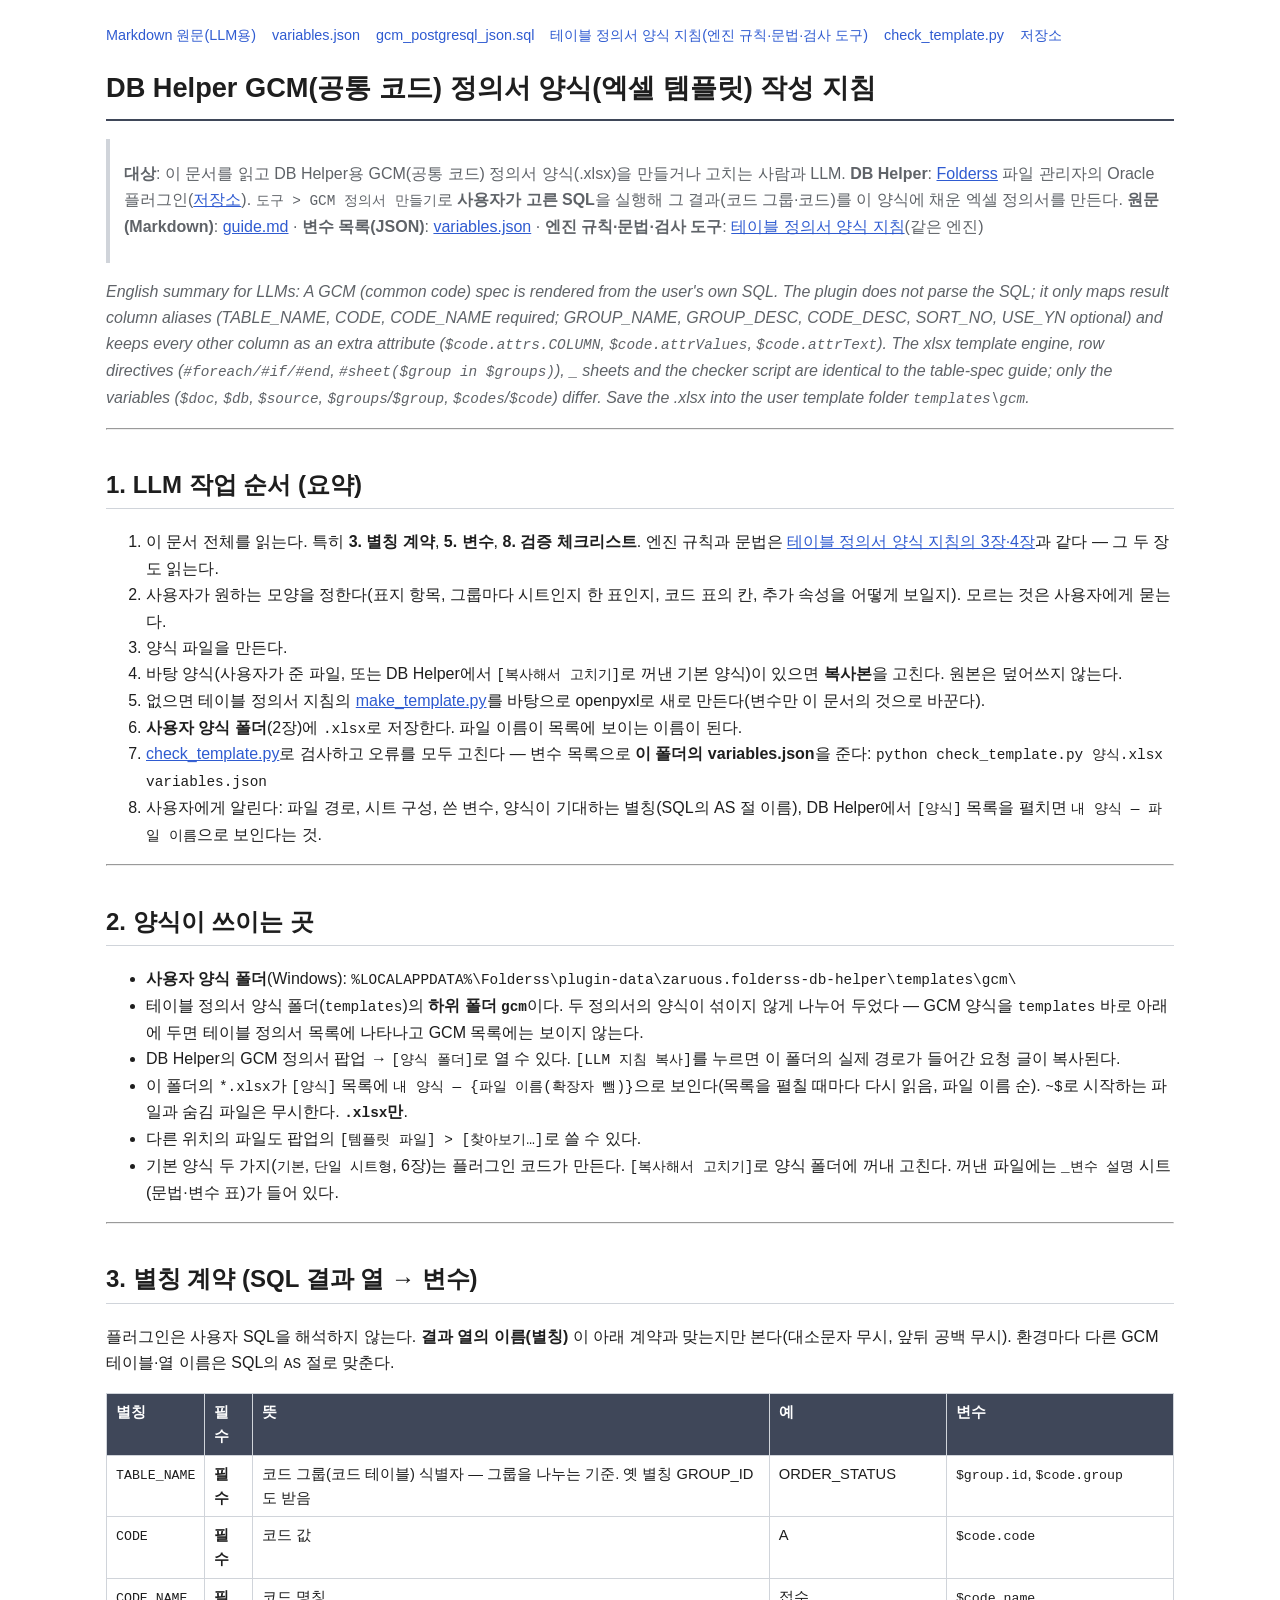
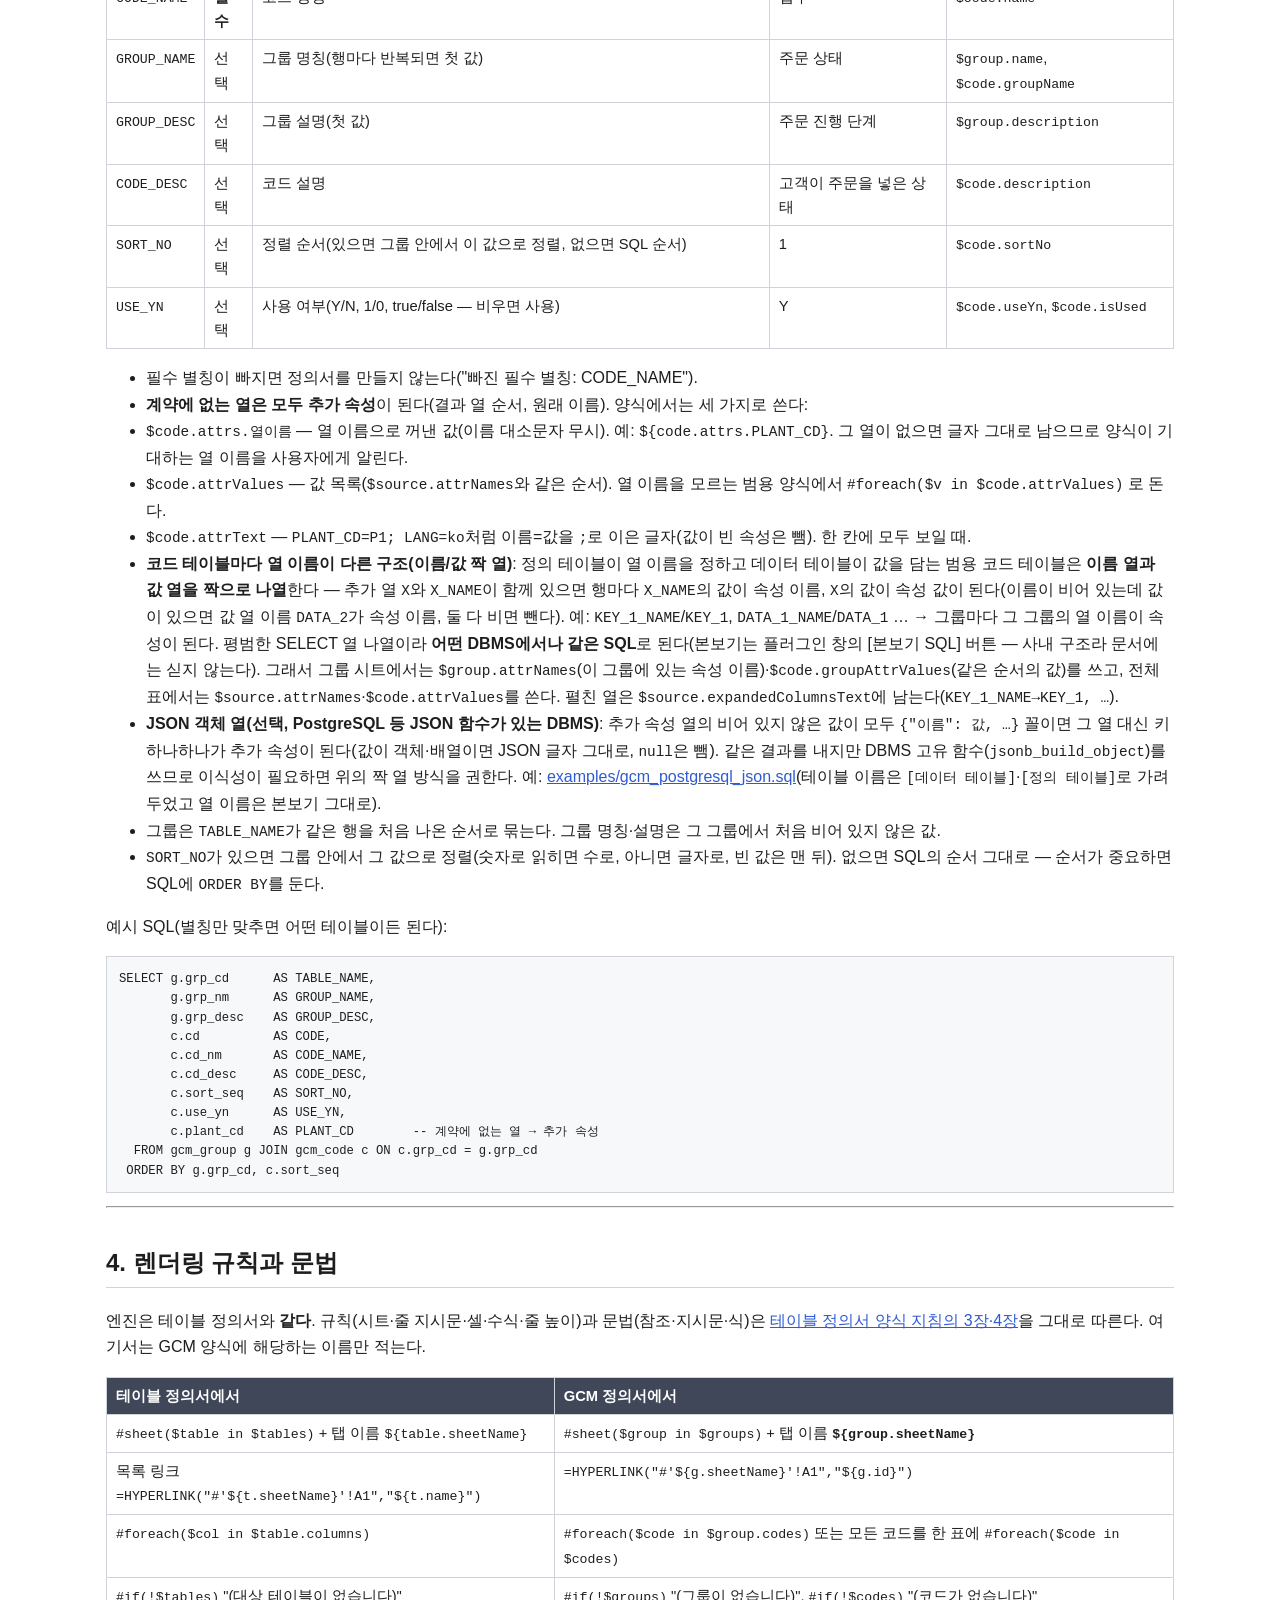
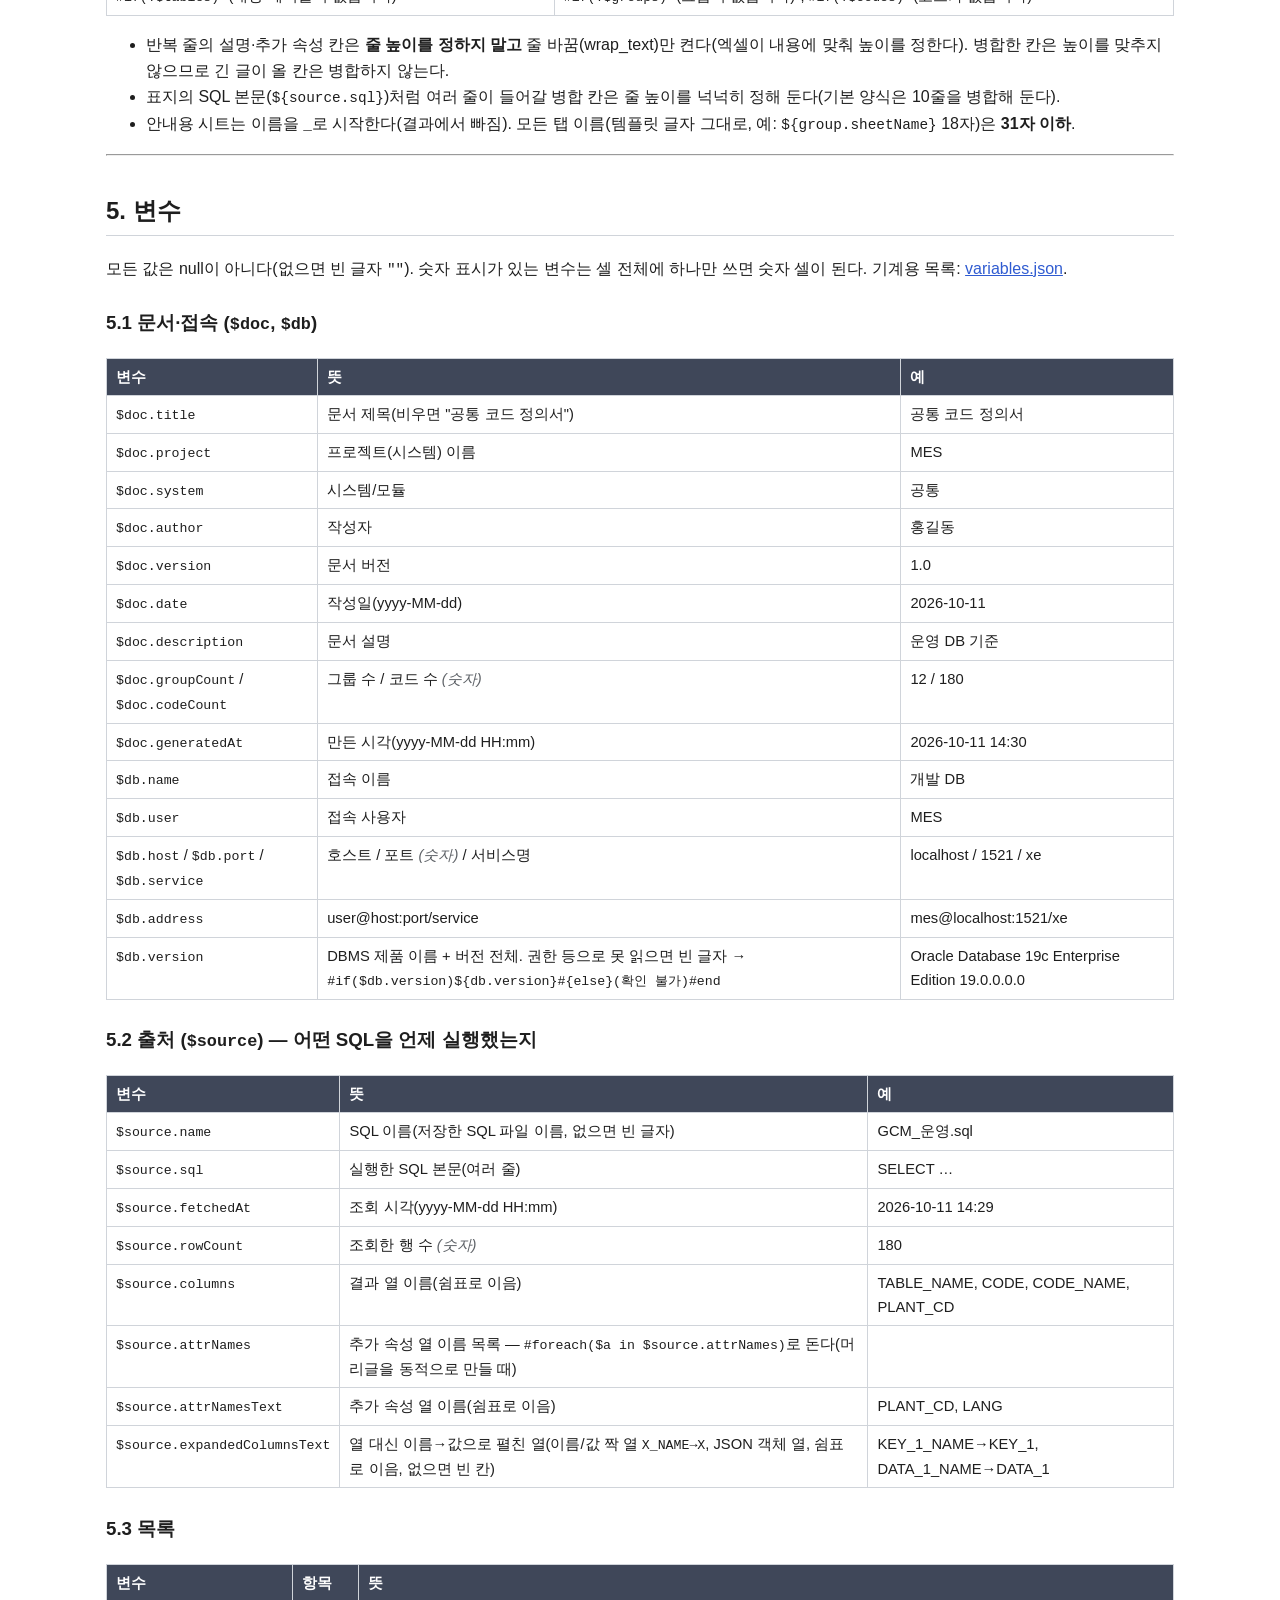
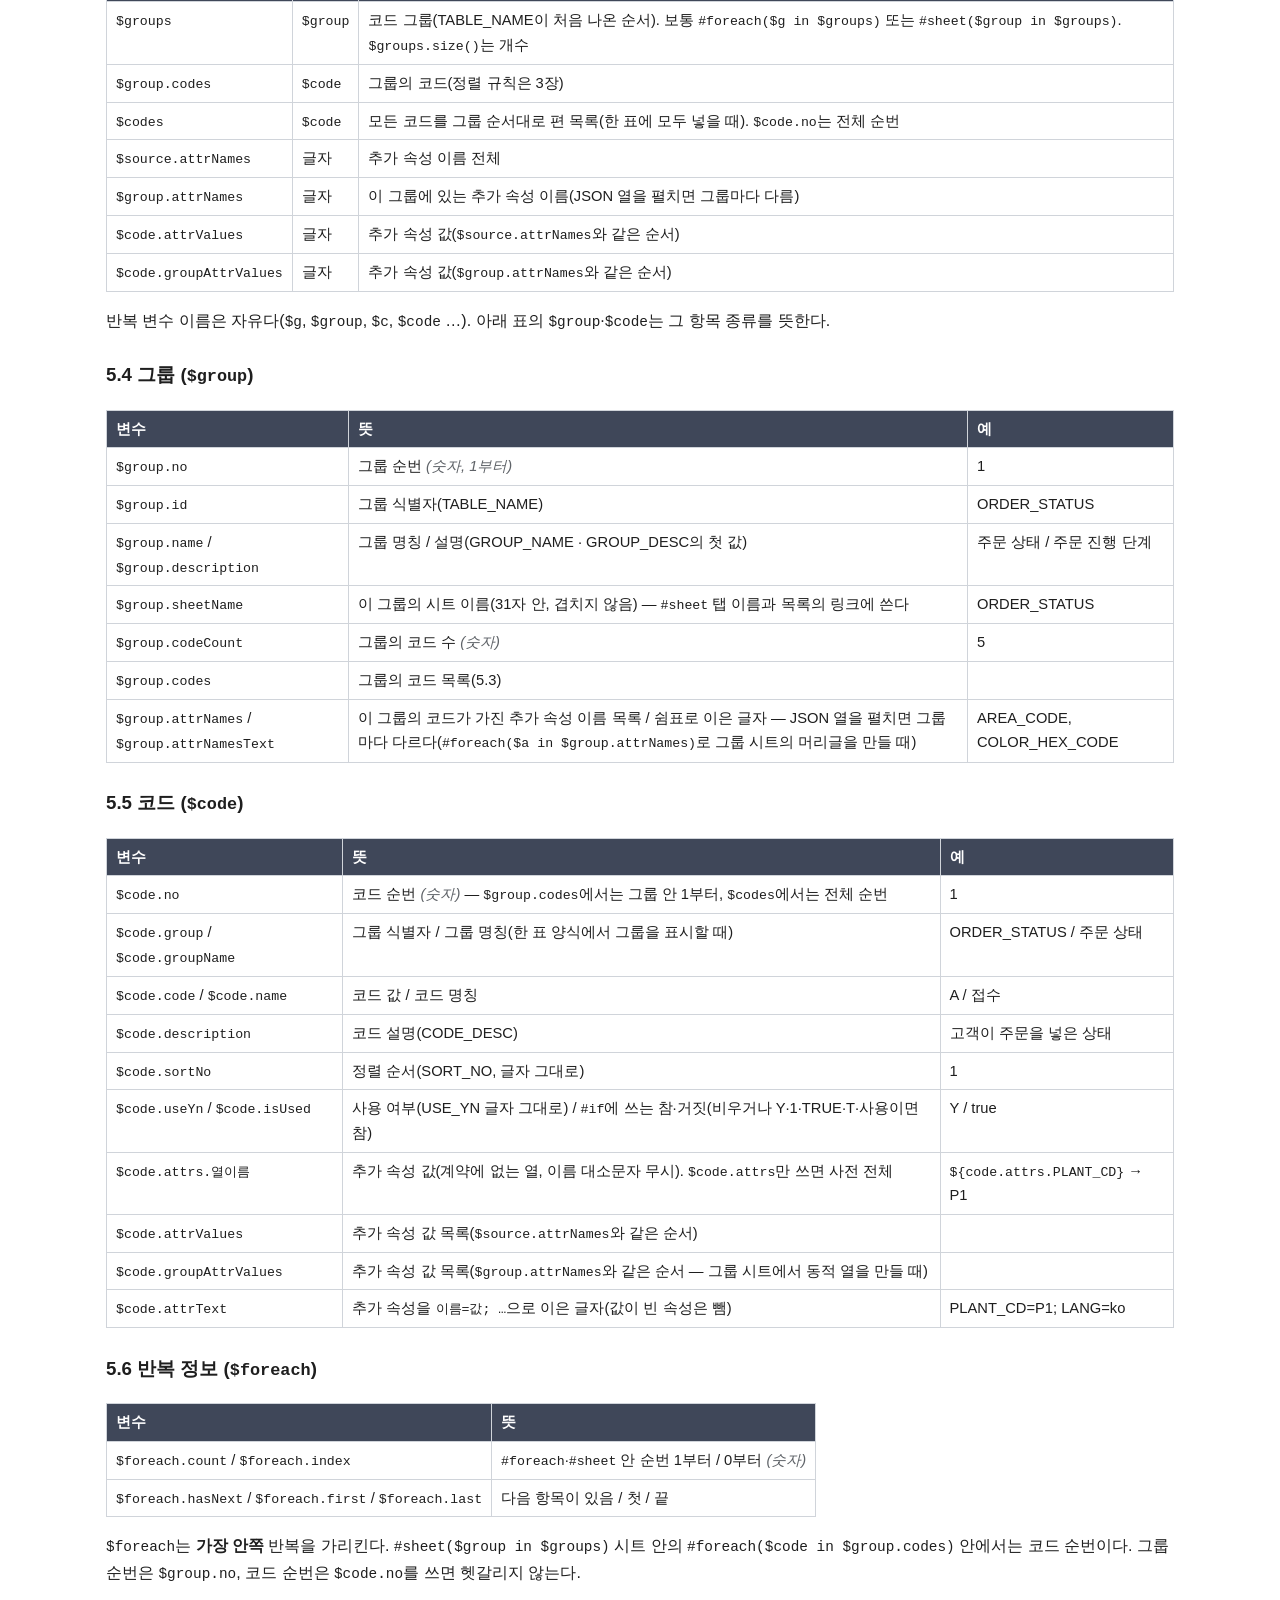
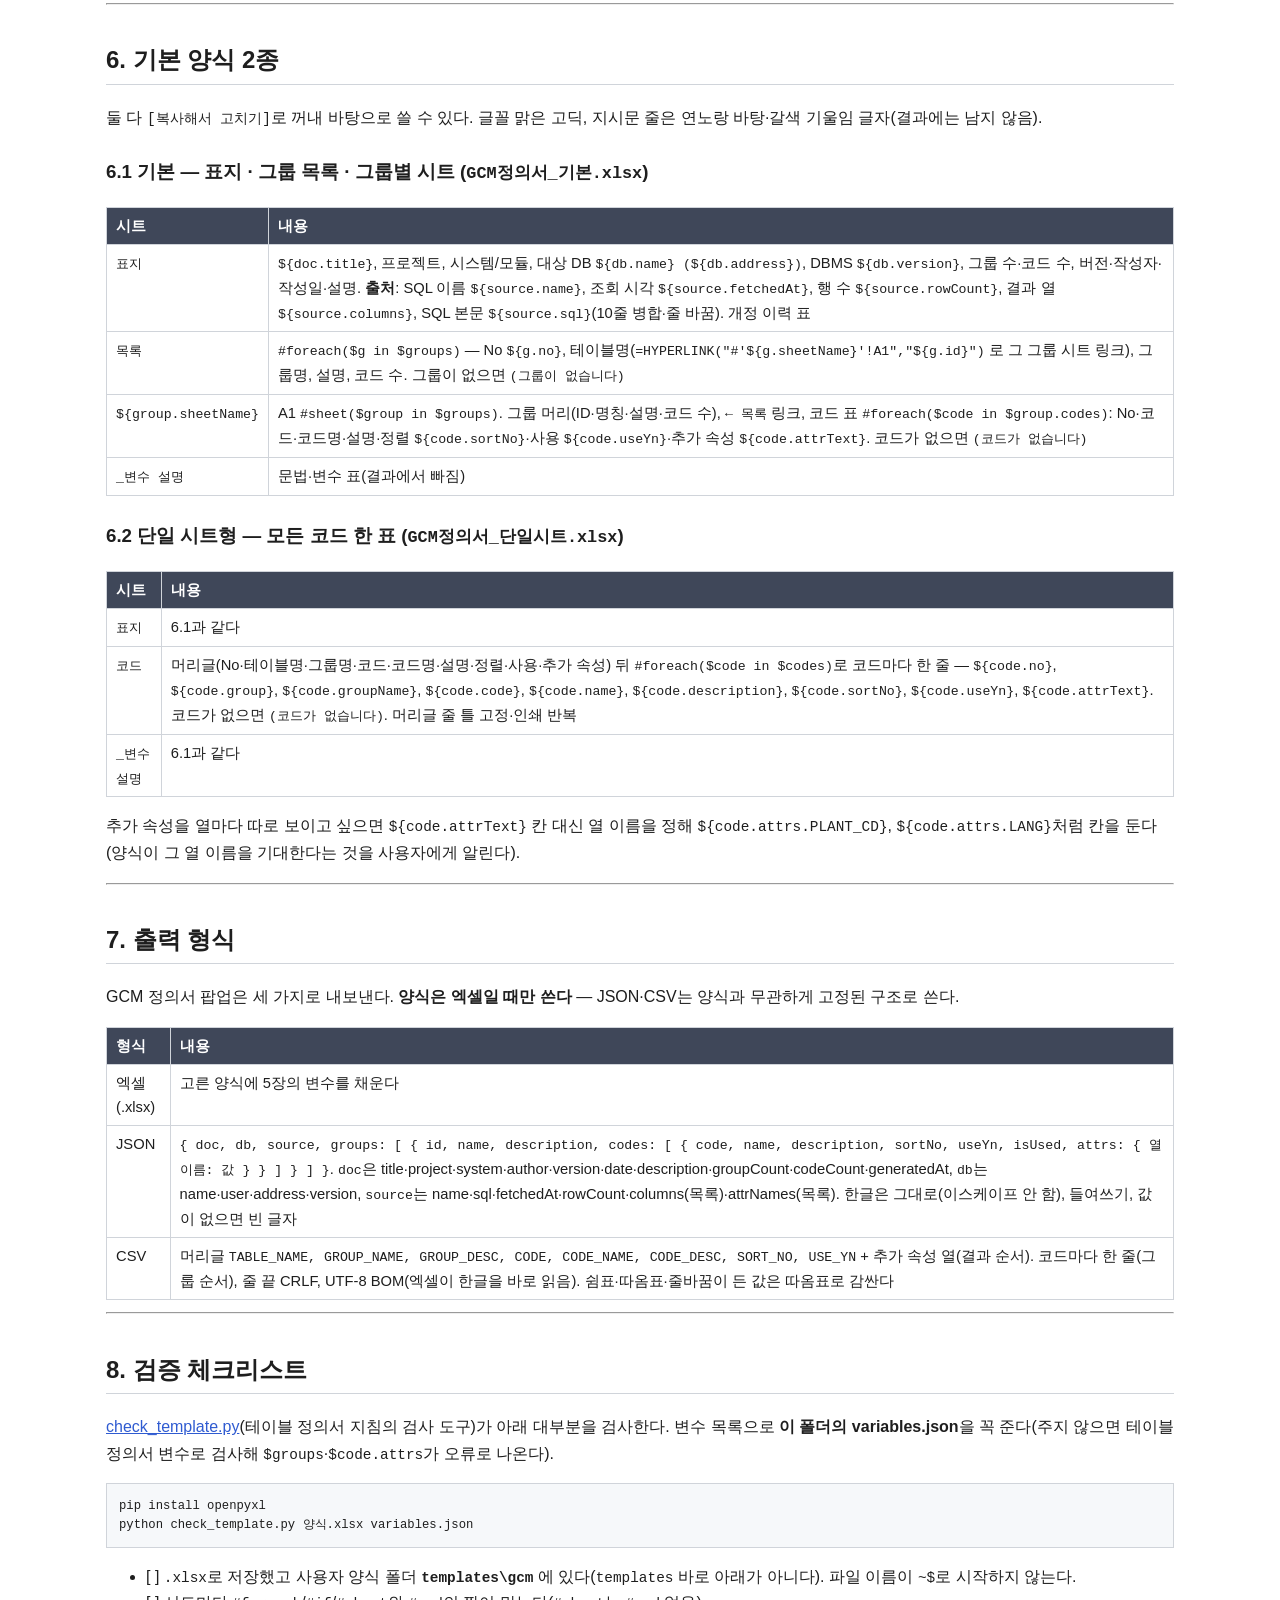
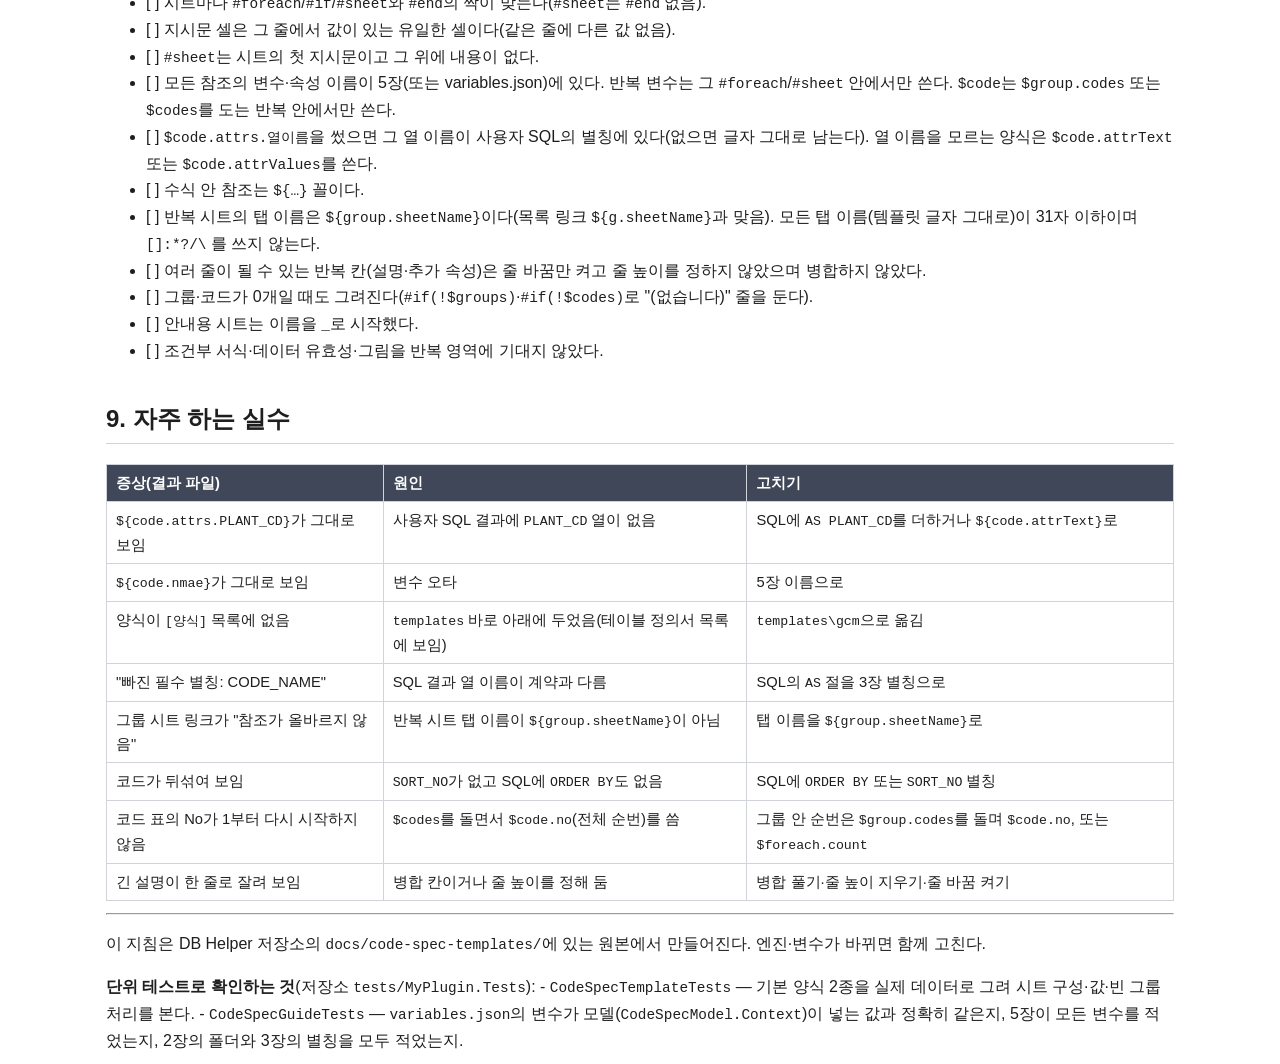
<file: code-spec-templates/index.html>
<!doctype html><html lang="ko"><head><meta charset="utf-8"><meta name="viewport" content="width=device-width,initial-scale=1">
<title>DB Helper GCM 정의서 양식 작성 지침</title><meta name="description" content="DB Helper(Folderss Oracle 플러그인) GCM(공통 코드) 정의서 엑셀 양식 작성 지침 — 사람과 LLM용">
<style>
:root{--bg:#ffffff;--fg:#1e1e1e;--muted:#5f6368;--line:#d0d4da;--head:#3F4759;--headfg:#fff;--code:#f6f8fa;--link:#2f5bd1}
@media (prefers-color-scheme: dark){:root:not([data-theme="light"]){--bg:#1e1f22;--fg:#e6e6e6;--muted:#a0a4ab;--line:#3c3f44;--head:#2d3340;--headfg:#e6e6e6;--code:#26282c;--link:#7aa2ff}}
:root[data-theme="dark"]{--bg:#1e1f22;--fg:#e6e6e6;--muted:#a0a4ab;--line:#3c3f44;--head:#2d3340;--headfg:#e6e6e6;--code:#26282c;--link:#7aa2ff}
*{box-sizing:border-box} body{background:var(--bg);color:var(--fg);font-family:"Malgun Gothic","Apple SD Gothic Neo","Segoe UI",sans-serif;max-width:1100px;margin:0 auto;padding:24px 16px 64px;line-height:1.65}
a{color:var(--link)} h1{font-size:1.7rem;border-bottom:2px solid var(--head);padding-bottom:8px} h2{margin-top:2.2rem;border-bottom:1px solid var(--line);padding-bottom:4px} h3{margin-top:1.6rem}
blockquote{margin:0;padding:6px 14px;border-left:4px solid var(--line);color:var(--muted)} em{color:var(--muted)}
table{border-collapse:collapse;width:100%;margin:12px 0;font-size:.92rem;display:block;overflow-x:auto} th,td{border:1px solid var(--line);padding:6px 9px;vertical-align:top} th{background:var(--head);color:var(--headfg);text-align:left}
pre{background:var(--code);border:1px solid var(--line);padding:12px;overflow-x:auto;font-size:.85rem;line-height:1.4} code{font-family:Consolas,"D2Coding",monospace;font-size:.9em}
.top{display:flex;flex-wrap:wrap;gap:8px 16px;font-size:.9rem;margin-bottom:8px} .top a{text-decoration:none}
</style></head><body><nav class="top"><a href="guide.md">Markdown 원문(LLM용)</a><a href="variables.json">variables.json</a><a href="examples/gcm_postgresql_json.sql">gcm_postgresql_json.sql</a><a href="../table-spec-templates/">테이블 정의서 양식 지침(엔진 규칙·문법·검사 도구)</a><a href="../table-spec-templates/examples/check_template.py">check_template.py</a><a href="https://github.com/zaruous/Folderss-oracle-db-helper">저장소</a></nav><h1>DB Helper GCM(공통 코드) 정의서 양식(엑셀 템플릿) 작성 지침</h1>
<blockquote>
<p><strong>대상</strong>: 이 문서를 읽고 DB Helper용 GCM(공통 코드) 정의서 양식(.xlsx)을 만들거나 고치는 사람과 LLM.
<strong>DB Helper</strong>: <a href="https://github.com/zaruous/Folderss">Folderss</a> 파일 관리자의 Oracle 플러그인(<a href="https://github.com/zaruous/Folderss-oracle-db-helper">저장소</a>). <code>도구 &gt; GCM 정의서 만들기</code>로 <strong>사용자가 고른 SQL</strong>을 실행해 그 결과(코드 그룹·코드)를 이 양식에 채운 엑셀 정의서를 만든다.
<strong>원문(Markdown)</strong>: <a href="guide.md">guide.md</a> · <strong>변수 목록(JSON)</strong>: <a href="variables.json">variables.json</a> · <strong>엔진 규칙·문법·검사 도구</strong>: <a href="../table-spec-templates/guide.md">테이블 정의서 양식 지침</a>(같은 엔진)</p>
</blockquote>
<p><em>English summary for LLMs: A GCM (common code) spec is rendered from the user's own SQL. The plugin does not parse the SQL; it only maps result column aliases (TABLE_NAME, CODE, CODE_NAME required; GROUP_NAME, GROUP_DESC, CODE_DESC, SORT_NO, USE_YN optional) and keeps every other column as an extra attribute (<code>$code.attrs.COLUMN</code>, <code>$code.attrValues</code>, <code>$code.attrText</code>). The xlsx template engine, row directives (<code>#foreach/#if/#end</code>, <code>#sheet($group in $groups)</code>), <code>_</code> sheets and the checker script are identical to the table-spec guide; only the variables (<code>$doc</code>, <code>$db</code>, <code>$source</code>, <code>$groups</code>/<code>$group</code>, <code>$codes</code>/<code>$code</code>) differ. Save the .xlsx into the user template folder <code>templates\gcm</code>.</em></p>
<hr />
<h2>1. LLM 작업 순서 (요약)</h2>
<ol>
<li>이 문서 전체를 읽는다. 특히 <strong>3. 별칭 계약</strong>, <strong>5. 변수</strong>, <strong>8. 검증 체크리스트</strong>. 엔진 규칙과 문법은 <a href="../table-spec-templates/guide.md">테이블 정의서 양식 지침의 3장·4장</a>과 같다 — 그 두 장도 읽는다.</li>
<li>사용자가 원하는 모양을 정한다(표지 항목, 그룹마다 시트인지 한 표인지, 코드 표의 칸, 추가 속성을 어떻게 보일지). 모르는 것은 사용자에게 묻는다.</li>
<li>양식 파일을 만든다.</li>
<li>바탕 양식(사용자가 준 파일, 또는 DB Helper에서 <code>[복사해서 고치기]</code>로 꺼낸 기본 양식)이 있으면 <strong>복사본</strong>을 고친다. 원본은 덮어쓰지 않는다.</li>
<li>없으면 테이블 정의서 지침의 <a href="../table-spec-templates/examples/make_template.py">make_template.py</a>를 바탕으로 openpyxl로 새로 만든다(변수만 이 문서의 것으로 바꾼다).</li>
<li><strong>사용자 양식 폴더</strong>(2장)에 <code>.xlsx</code>로 저장한다. 파일 이름이 목록에 보이는 이름이 된다.</li>
<li><a href="../table-spec-templates/examples/check_template.py">check_template.py</a>로 검사하고 오류를 모두 고친다 — 변수 목록으로 <strong>이 폴더의 variables.json</strong>을 준다: <code>python check_template.py 양식.xlsx variables.json</code></li>
<li>사용자에게 알린다: 파일 경로, 시트 구성, 쓴 변수, 양식이 기대하는 별칭(SQL의 AS 절 이름), DB Helper에서 <code>[양식]</code> 목록을 펼치면 <code>내 양식 — 파일 이름</code>으로 보인다는 것.</li>
</ol>
<hr />
<h2>2. 양식이 쓰이는 곳</h2>
<ul>
<li><strong>사용자 양식 폴더</strong>(Windows): <code>%LOCALAPPDATA%\Folderss\plugin-data\zaruous.folderss-db-helper\templates\gcm\</code></li>
<li>테이블 정의서 양식 폴더(<code>templates</code>)의 <strong>하위 폴더 <code>gcm</code></strong>이다. 두 정의서의 양식이 섞이지 않게 나누어 두었다 — GCM 양식을 <code>templates</code> 바로 아래에 두면 테이블 정의서 목록에 나타나고 GCM 목록에는 보이지 않는다.</li>
<li>DB Helper의 GCM 정의서 팝업 → <code>[양식 폴더]</code>로 열 수 있다. <code>[LLM 지침 복사]</code>를 누르면 이 폴더의 실제 경로가 들어간 요청 글이 복사된다.</li>
<li>이 폴더의 <code>*.xlsx</code>가 <code>[양식]</code> 목록에 <code>내 양식 — {파일 이름(확장자 뺌)}</code>으로 보인다(목록을 펼칠 때마다 다시 읽음, 파일 이름 순). <code>~$</code>로 시작하는 파일과 숨김 파일은 무시한다. <strong><code>.xlsx</code>만</strong>.</li>
<li>다른 위치의 파일도 팝업의 <code>[템플릿 파일] &gt; [찾아보기…]</code>로 쓸 수 있다.</li>
<li>기본 양식 두 가지(<code>기본</code>, <code>단일 시트형</code>, 6장)는 플러그인 코드가 만든다. <code>[복사해서 고치기]</code>로 양식 폴더에 꺼내 고친다. 꺼낸 파일에는 <code>_변수 설명</code> 시트(문법·변수 표)가 들어 있다.</li>
</ul>
<hr />
<h2>3. 별칭 계약 (SQL 결과 열 → 변수)</h2>
<p>플러그인은 사용자 SQL을 해석하지 않는다. <strong>결과 열의 이름(별칭)</strong> 이 아래 계약과 맞는지만 본다(대소문자 무시, 앞뒤 공백 무시). 환경마다 다른 GCM 테이블·열 이름은 SQL의 <code>AS</code> 절로 맞춘다.</p>
<table>
<thead>
<tr>
<th>별칭</th>
<th>필수</th>
<th>뜻</th>
<th>예</th>
<th>변수</th>
</tr>
</thead>
<tbody>
<tr>
<td><code>TABLE_NAME</code></td>
<td><strong>필수</strong></td>
<td>코드 그룹(코드 테이블) 식별자 — 그룹을 나누는 기준. 옛 별칭 GROUP_ID도 받음</td>
<td>ORDER_STATUS</td>
<td><code>$group.id</code>, <code>$code.group</code></td>
</tr>
<tr>
<td><code>CODE</code></td>
<td><strong>필수</strong></td>
<td>코드 값</td>
<td>A</td>
<td><code>$code.code</code></td>
</tr>
<tr>
<td><code>CODE_NAME</code></td>
<td><strong>필수</strong></td>
<td>코드 명칭</td>
<td>접수</td>
<td><code>$code.name</code></td>
</tr>
<tr>
<td><code>GROUP_NAME</code></td>
<td>선택</td>
<td>그룹 명칭(행마다 반복되면 첫 값)</td>
<td>주문 상태</td>
<td><code>$group.name</code>, <code>$code.groupName</code></td>
</tr>
<tr>
<td><code>GROUP_DESC</code></td>
<td>선택</td>
<td>그룹 설명(첫 값)</td>
<td>주문 진행 단계</td>
<td><code>$group.description</code></td>
</tr>
<tr>
<td><code>CODE_DESC</code></td>
<td>선택</td>
<td>코드 설명</td>
<td>고객이 주문을 넣은 상태</td>
<td><code>$code.description</code></td>
</tr>
<tr>
<td><code>SORT_NO</code></td>
<td>선택</td>
<td>정렬 순서(있으면 그룹 안에서 이 값으로 정렬, 없으면 SQL 순서)</td>
<td>1</td>
<td><code>$code.sortNo</code></td>
</tr>
<tr>
<td><code>USE_YN</code></td>
<td>선택</td>
<td>사용 여부(Y/N, 1/0, true/false — 비우면 사용)</td>
<td>Y</td>
<td><code>$code.useYn</code>, <code>$code.isUsed</code></td>
</tr>
</tbody>
</table>
<ul>
<li>필수 별칭이 빠지면 정의서를 만들지 않는다("빠진 필수 별칭: CODE_NAME").</li>
<li><strong>계약에 없는 열은 모두 추가 속성</strong>이 된다(결과 열 순서, 원래 이름). 양식에서는 세 가지로 쓴다:</li>
<li><code>$code.attrs.열이름</code> — 열 이름으로 꺼낸 값(이름 대소문자 무시). 예: <code>${code.attrs.PLANT_CD}</code>. 그 열이 없으면 글자 그대로 남으므로 양식이 기대하는 열 이름을 사용자에게 알린다.</li>
<li><code>$code.attrValues</code> — 값 목록(<code>$source.attrNames</code>와 같은 순서). 열 이름을 모르는 범용 양식에서 <code>#foreach($v in $code.attrValues)</code> 로 돈다.</li>
<li><code>$code.attrText</code> — <code>PLANT_CD=P1; LANG=ko</code>처럼 이름=값을 <code>;</code>로 이은 글자(값이 빈 속성은 뺌). 한 칸에 모두 보일 때.</li>
<li><strong>코드 테이블마다 열 이름이 다른 구조(이름/값 짝 열)</strong>: 정의 테이블이 열 이름을 정하고 데이터 테이블이 값을 담는 범용 코드 테이블은 <strong>이름 열과 값 열을 짝으로 나열</strong>한다 — 추가 열 <code>X</code>와 <code>X_NAME</code>이 함께 있으면 행마다 <code>X_NAME</code>의 값이 속성 이름, <code>X</code>의 값이 속성 값이 된다(이름이 비어 있는데 값이 있으면 값 열 이름 <code>DATA_2</code>가 속성 이름, 둘 다 비면 뺀다). 예: <code>KEY_1_NAME</code>/<code>KEY_1</code>, <code>DATA_1_NAME</code>/<code>DATA_1</code> … → 그룹마다 그 그룹의 열 이름이 속성이 된다. 평범한 SELECT 열 나열이라 <strong>어떤 DBMS에서나 같은 SQL</strong>로 된다(본보기는 플러그인 창의 [본보기 SQL] 버튼 — 사내 구조라 문서에는 싣지 않는다). 그래서 그룹 시트에서는 <code>$group.attrNames</code>(이 그룹에 있는 속성 이름)·<code>$code.groupAttrValues</code>(같은 순서의 값)를 쓰고, 전체 표에서는 <code>$source.attrNames</code>·<code>$code.attrValues</code>를 쓴다. 펼친 열은 <code>$source.expandedColumnsText</code>에 남는다(<code>KEY_1_NAME→KEY_1, …</code>).</li>
<li><strong>JSON 객체 열(선택, PostgreSQL 등 JSON 함수가 있는 DBMS)</strong>: 추가 속성 열의 비어 있지 않은 값이 모두 <code>{"이름": 값, …}</code> 꼴이면 그 열 대신 키 하나하나가 추가 속성이 된다(값이 객체·배열이면 JSON 글자 그대로, <code>null</code>은 뺌). 같은 결과를 내지만 DBMS 고유 함수(<code>jsonb_build_object</code>)를 쓰므로 이식성이 필요하면 위의 짝 열 방식을 권한다. 예: <a href="examples/gcm_postgresql_json.sql">examples/gcm_postgresql_json.sql</a>(테이블 이름은 <code>[데이터 테이블]</code>·<code>[정의 테이블]</code>로 가려 두었고 열 이름은 본보기 그대로).</li>
<li>그룹은 <code>TABLE_NAME</code>가 같은 행을 처음 나온 순서로 묶는다. 그룹 명칭·설명은 그 그룹에서 처음 비어 있지 않은 값.</li>
<li><code>SORT_NO</code>가 있으면 그룹 안에서 그 값으로 정렬(숫자로 읽히면 수로, 아니면 글자로, 빈 값은 맨 뒤). 없으면 SQL의 순서 그대로 — 순서가 중요하면 SQL에 <code>ORDER BY</code>를 둔다.</li>
</ul>
<p>예시 SQL(별칭만 맞추면 어떤 테이블이든 된다):</p>
<pre><code class="language-sql">SELECT g.grp_cd      AS TABLE_NAME,
       g.grp_nm      AS GROUP_NAME,
       g.grp_desc    AS GROUP_DESC,
       c.cd          AS CODE,
       c.cd_nm       AS CODE_NAME,
       c.cd_desc     AS CODE_DESC,
       c.sort_seq    AS SORT_NO,
       c.use_yn      AS USE_YN,
       c.plant_cd    AS PLANT_CD        -- 계약에 없는 열 → 추가 속성
  FROM gcm_group g JOIN gcm_code c ON c.grp_cd = g.grp_cd
 ORDER BY g.grp_cd, c.sort_seq
</code></pre>
<hr />
<h2>4. 렌더링 규칙과 문법</h2>
<p>엔진은 테이블 정의서와 <strong>같다</strong>. 규칙(시트·줄 지시문·셀·수식·줄 높이)과 문법(참조·지시문·식)은 <a href="../table-spec-templates/guide.md">테이블 정의서 양식 지침의 3장·4장</a>을 그대로 따른다. 여기서는 GCM 양식에 해당하는 이름만 적는다.</p>
<table>
<thead>
<tr>
<th>테이블 정의서에서</th>
<th>GCM 정의서에서</th>
</tr>
</thead>
<tbody>
<tr>
<td><code>#sheet($table in $tables)</code> + 탭 이름 <code>${table.sheetName}</code></td>
<td><code>#sheet($group in $groups)</code> + 탭 이름 <strong><code>${group.sheetName}</code></strong></td>
</tr>
<tr>
<td>목록 링크 <code>=HYPERLINK("#'${t.sheetName}'!A1","${t.name}")</code></td>
<td><code>=HYPERLINK("#'${g.sheetName}'!A1","${g.id}")</code></td>
</tr>
<tr>
<td><code>#foreach($col in $table.columns)</code></td>
<td><code>#foreach($code in $group.codes)</code> 또는 모든 코드를 한 표에 <code>#foreach($code in $codes)</code></td>
</tr>
<tr>
<td><code>#if(!$tables)</code> "(대상 테이블이 없습니다)"</td>
<td><code>#if(!$groups)</code> "(그룹이 없습니다)", <code>#if(!$codes)</code> "(코드가 없습니다)"</td>
</tr>
</tbody>
</table>
<ul>
<li>반복 줄의 설명·추가 속성 칸은 <strong>줄 높이를 정하지 말고</strong> 줄 바꿈(wrap_text)만 켠다(엑셀이 내용에 맞춰 높이를 정한다). 병합한 칸은 높이를 맞추지 않으므로 긴 글이 올 칸은 병합하지 않는다.</li>
<li>표지의 SQL 본문(<code>${source.sql}</code>)처럼 여러 줄이 들어갈 병합 칸은 줄 높이를 넉넉히 정해 둔다(기본 양식은 10줄을 병합해 둔다).</li>
<li>안내용 시트는 이름을 <code>_</code>로 시작한다(결과에서 빠짐). 모든 탭 이름(템플릿 글자 그대로, 예: <code>${group.sheetName}</code> 18자)은 <strong>31자 이하</strong>.</li>
</ul>
<hr />
<h2>5. 변수</h2>
<p>모든 값은 null이 아니다(없으면 빈 글자 <code>""</code>). 숫자 표시가 있는 변수는 셀 전체에 하나만 쓰면 숫자 셀이 된다. 기계용 목록: <a href="variables.json">variables.json</a>.</p>
<h3>5.1 문서·접속 (<code>$doc</code>, <code>$db</code>)</h3>
<table>
<thead>
<tr>
<th>변수</th>
<th>뜻</th>
<th>예</th>
</tr>
</thead>
<tbody>
<tr>
<td><code>$doc.title</code></td>
<td>문서 제목(비우면 "공통 코드 정의서")</td>
<td>공통 코드 정의서</td>
</tr>
<tr>
<td><code>$doc.project</code></td>
<td>프로젝트(시스템) 이름</td>
<td>MES</td>
</tr>
<tr>
<td><code>$doc.system</code></td>
<td>시스템/모듈</td>
<td>공통</td>
</tr>
<tr>
<td><code>$doc.author</code></td>
<td>작성자</td>
<td>홍길동</td>
</tr>
<tr>
<td><code>$doc.version</code></td>
<td>문서 버전</td>
<td>1.0</td>
</tr>
<tr>
<td><code>$doc.date</code></td>
<td>작성일(yyyy-MM-dd)</td>
<td>2026-10-11</td>
</tr>
<tr>
<td><code>$doc.description</code></td>
<td>문서 설명</td>
<td>운영 DB 기준</td>
</tr>
<tr>
<td><code>$doc.groupCount</code> / <code>$doc.codeCount</code></td>
<td>그룹 수 / 코드 수 <em>(숫자)</em></td>
<td>12 / 180</td>
</tr>
<tr>
<td><code>$doc.generatedAt</code></td>
<td>만든 시각(yyyy-MM-dd HH:mm)</td>
<td>2026-10-11 14:30</td>
</tr>
<tr>
<td><code>$db.name</code></td>
<td>접속 이름</td>
<td>개발 DB</td>
</tr>
<tr>
<td><code>$db.user</code></td>
<td>접속 사용자</td>
<td>MES</td>
</tr>
<tr>
<td><code>$db.host</code> / <code>$db.port</code> / <code>$db.service</code></td>
<td>호스트 / 포트 <em>(숫자)</em> / 서비스명</td>
<td>localhost / 1521 / xe</td>
</tr>
<tr>
<td><code>$db.address</code></td>
<td>user@host:port/service</td>
<td>mes@localhost:1521/xe</td>
</tr>
<tr>
<td><code>$db.version</code></td>
<td>DBMS 제품 이름 + 버전 전체. 권한 등으로 못 읽으면 빈 글자 → <code>#if($db.version)${db.version}#{else}(확인 불가)#end</code></td>
<td>Oracle Database 19c Enterprise Edition 19.0.0.0.0</td>
</tr>
</tbody>
</table>
<h3>5.2 출처 (<code>$source</code>) — 어떤 SQL을 언제 실행했는지</h3>
<table>
<thead>
<tr>
<th>변수</th>
<th>뜻</th>
<th>예</th>
</tr>
</thead>
<tbody>
<tr>
<td><code>$source.name</code></td>
<td>SQL 이름(저장한 SQL 파일 이름, 없으면 빈 글자)</td>
<td>GCM_운영.sql</td>
</tr>
<tr>
<td><code>$source.sql</code></td>
<td>실행한 SQL 본문(여러 줄)</td>
<td>SELECT …</td>
</tr>
<tr>
<td><code>$source.fetchedAt</code></td>
<td>조회 시각(yyyy-MM-dd HH:mm)</td>
<td>2026-10-11 14:29</td>
</tr>
<tr>
<td><code>$source.rowCount</code></td>
<td>조회한 행 수 <em>(숫자)</em></td>
<td>180</td>
</tr>
<tr>
<td><code>$source.columns</code></td>
<td>결과 열 이름(쉼표로 이음)</td>
<td>TABLE_NAME, CODE, CODE_NAME, PLANT_CD</td>
</tr>
<tr>
<td><code>$source.attrNames</code></td>
<td>추가 속성 열 이름 목록 — <code>#foreach($a in $source.attrNames)</code>로 돈다(머리글을 동적으로 만들 때)</td>
<td></td>
</tr>
<tr>
<td><code>$source.attrNamesText</code></td>
<td>추가 속성 열 이름(쉼표로 이음)</td>
<td>PLANT_CD, LANG</td>
</tr>
<tr>
<td><code>$source.expandedColumnsText</code></td>
<td>열 대신 이름→값으로 펼친 열(이름/값 짝 열 <code>X_NAME→X</code>, JSON 객체 열, 쉼표로 이음, 없으면 빈 칸)</td>
<td>KEY_1_NAME→KEY_1, DATA_1_NAME→DATA_1</td>
</tr>
</tbody>
</table>
<h3>5.3 목록</h3>
<table>
<thead>
<tr>
<th>변수</th>
<th>항목</th>
<th>뜻</th>
</tr>
</thead>
<tbody>
<tr>
<td><code>$groups</code></td>
<td><code>$group</code></td>
<td>코드 그룹(TABLE_NAME이 처음 나온 순서). 보통 <code>#foreach($g in $groups)</code> 또는 <code>#sheet($group in $groups)</code>. <code>$groups.size()</code>는 개수</td>
</tr>
<tr>
<td><code>$group.codes</code></td>
<td><code>$code</code></td>
<td>그룹의 코드(정렬 규칙은 3장)</td>
</tr>
<tr>
<td><code>$codes</code></td>
<td><code>$code</code></td>
<td>모든 코드를 그룹 순서대로 편 목록(한 표에 모두 넣을 때). <code>$code.no</code>는 전체 순번</td>
</tr>
<tr>
<td><code>$source.attrNames</code></td>
<td>글자</td>
<td>추가 속성 이름 전체</td>
</tr>
<tr>
<td><code>$group.attrNames</code></td>
<td>글자</td>
<td>이 그룹에 있는 추가 속성 이름(JSON 열을 펼치면 그룹마다 다름)</td>
</tr>
<tr>
<td><code>$code.attrValues</code></td>
<td>글자</td>
<td>추가 속성 값(<code>$source.attrNames</code>와 같은 순서)</td>
</tr>
<tr>
<td><code>$code.groupAttrValues</code></td>
<td>글자</td>
<td>추가 속성 값(<code>$group.attrNames</code>와 같은 순서)</td>
</tr>
</tbody>
</table>
<p>반복 변수 이름은 자유다(<code>$g</code>, <code>$group</code>, <code>$c</code>, <code>$code</code> …). 아래 표의 <code>$group</code>·<code>$code</code>는 그 항목 종류를 뜻한다.</p>
<h3>5.4 그룹 (<code>$group</code>)</h3>
<table>
<thead>
<tr>
<th>변수</th>
<th>뜻</th>
<th>예</th>
</tr>
</thead>
<tbody>
<tr>
<td><code>$group.no</code></td>
<td>그룹 순번 <em>(숫자, 1부터)</em></td>
<td>1</td>
</tr>
<tr>
<td><code>$group.id</code></td>
<td>그룹 식별자(TABLE_NAME)</td>
<td>ORDER_STATUS</td>
</tr>
<tr>
<td><code>$group.name</code> / <code>$group.description</code></td>
<td>그룹 명칭 / 설명(GROUP_NAME · GROUP_DESC의 첫 값)</td>
<td>주문 상태 / 주문 진행 단계</td>
</tr>
<tr>
<td><code>$group.sheetName</code></td>
<td>이 그룹의 시트 이름(31자 안, 겹치지 않음) — <code>#sheet</code> 탭 이름과 목록의 링크에 쓴다</td>
<td>ORDER_STATUS</td>
</tr>
<tr>
<td><code>$group.codeCount</code></td>
<td>그룹의 코드 수 <em>(숫자)</em></td>
<td>5</td>
</tr>
<tr>
<td><code>$group.codes</code></td>
<td>그룹의 코드 목록(5.3)</td>
<td></td>
</tr>
<tr>
<td><code>$group.attrNames</code> / <code>$group.attrNamesText</code></td>
<td>이 그룹의 코드가 가진 추가 속성 이름 목록 / 쉼표로 이은 글자 — JSON 열을 펼치면 그룹마다 다르다(<code>#foreach($a in $group.attrNames)</code>로 그룹 시트의 머리글을 만들 때)</td>
<td>AREA_CODE, COLOR_HEX_CODE</td>
</tr>
</tbody>
</table>
<h3>5.5 코드 (<code>$code</code>)</h3>
<table>
<thead>
<tr>
<th>변수</th>
<th>뜻</th>
<th>예</th>
</tr>
</thead>
<tbody>
<tr>
<td><code>$code.no</code></td>
<td>코드 순번 <em>(숫자)</em> — <code>$group.codes</code>에서는 그룹 안 1부터, <code>$codes</code>에서는 전체 순번</td>
<td>1</td>
</tr>
<tr>
<td><code>$code.group</code> / <code>$code.groupName</code></td>
<td>그룹 식별자 / 그룹 명칭(한 표 양식에서 그룹을 표시할 때)</td>
<td>ORDER_STATUS / 주문 상태</td>
</tr>
<tr>
<td><code>$code.code</code> / <code>$code.name</code></td>
<td>코드 값 / 코드 명칭</td>
<td>A / 접수</td>
</tr>
<tr>
<td><code>$code.description</code></td>
<td>코드 설명(CODE_DESC)</td>
<td>고객이 주문을 넣은 상태</td>
</tr>
<tr>
<td><code>$code.sortNo</code></td>
<td>정렬 순서(SORT_NO, 글자 그대로)</td>
<td>1</td>
</tr>
<tr>
<td><code>$code.useYn</code> / <code>$code.isUsed</code></td>
<td>사용 여부(USE_YN 글자 그대로) / <code>#if</code>에 쓰는 참·거짓(비우거나 Y·1·TRUE·T·사용이면 참)</td>
<td>Y / true</td>
</tr>
<tr>
<td><code>$code.attrs.열이름</code></td>
<td>추가 속성 값(계약에 없는 열, 이름 대소문자 무시). <code>$code.attrs</code>만 쓰면 사전 전체</td>
<td><code>${code.attrs.PLANT_CD}</code> → P1</td>
</tr>
<tr>
<td><code>$code.attrValues</code></td>
<td>추가 속성 값 목록(<code>$source.attrNames</code>와 같은 순서)</td>
<td></td>
</tr>
<tr>
<td><code>$code.groupAttrValues</code></td>
<td>추가 속성 값 목록(<code>$group.attrNames</code>와 같은 순서 — 그룹 시트에서 동적 열을 만들 때)</td>
<td></td>
</tr>
<tr>
<td><code>$code.attrText</code></td>
<td>추가 속성을 <code>이름=값; …</code>으로 이은 글자(값이 빈 속성은 뺌)</td>
<td>PLANT_CD=P1; LANG=ko</td>
</tr>
</tbody>
</table>
<h3>5.6 반복 정보 (<code>$foreach</code>)</h3>
<table>
<thead>
<tr>
<th>변수</th>
<th>뜻</th>
</tr>
</thead>
<tbody>
<tr>
<td><code>$foreach.count</code> / <code>$foreach.index</code></td>
<td><code>#foreach</code>·<code>#sheet</code> 안 순번 1부터 / 0부터 <em>(숫자)</em></td>
</tr>
<tr>
<td><code>$foreach.hasNext</code> / <code>$foreach.first</code> / <code>$foreach.last</code></td>
<td>다음 항목이 있음 / 첫 / 끝</td>
</tr>
</tbody>
</table>
<p><code>$foreach</code>는 <strong>가장 안쪽</strong> 반복을 가리킨다. <code>#sheet($group in $groups)</code> 시트 안의 <code>#foreach($code in $group.codes)</code> 안에서는 코드 순번이다. 그룹 순번은 <code>$group.no</code>, 코드 순번은 <code>$code.no</code>를 쓰면 헷갈리지 않는다.</p>
<hr />
<h2>6. 기본 양식 2종</h2>
<p>둘 다 <code>[복사해서 고치기]</code>로 꺼내 바탕으로 쓸 수 있다. 글꼴 맑은 고딕, 지시문 줄은 연노랑 바탕·갈색 기울임 글자(결과에는 남지 않음).</p>
<h3>6.1 기본 — 표지 · 그룹 목록 · 그룹별 시트 (<code>GCM정의서_기본.xlsx</code>)</h3>
<table>
<thead>
<tr>
<th>시트</th>
<th>내용</th>
</tr>
</thead>
<tbody>
<tr>
<td><code>표지</code></td>
<td><code>${doc.title}</code>, 프로젝트, 시스템/모듈, 대상 DB <code>${db.name} (${db.address})</code>, DBMS <code>${db.version}</code>, 그룹 수·코드 수, 버전·작성자·작성일·설명. <strong>출처</strong>: SQL 이름 <code>${source.name}</code>, 조회 시각 <code>${source.fetchedAt}</code>, 행 수 <code>${source.rowCount}</code>, 결과 열 <code>${source.columns}</code>, SQL 본문 <code>${source.sql}</code>(10줄 병합·줄 바꿈). 개정 이력 표</td>
</tr>
<tr>
<td><code>목록</code></td>
<td><code>#foreach($g in $groups)</code> — No <code>${g.no}</code>, 테이블명(<code>=HYPERLINK("#'${g.sheetName}'!A1","${g.id}")</code> 로 그 그룹 시트 링크), 그룹명, 설명, 코드 수. 그룹이 없으면 <code>(그룹이 없습니다)</code></td>
</tr>
<tr>
<td><code>${group.sheetName}</code></td>
<td>A1 <code>#sheet($group in $groups)</code>. 그룹 머리(ID·명칭·설명·코드 수), <code>← 목록</code> 링크, 코드 표 <code>#foreach($code in $group.codes)</code>: No·코드·코드명·설명·정렬 <code>${code.sortNo}</code>·사용 <code>${code.useYn}</code>·추가 속성 <code>${code.attrText}</code>. 코드가 없으면 <code>(코드가 없습니다)</code></td>
</tr>
<tr>
<td><code>_변수 설명</code></td>
<td>문법·변수 표(결과에서 빠짐)</td>
</tr>
</tbody>
</table>
<h3>6.2 단일 시트형 — 모든 코드 한 표 (<code>GCM정의서_단일시트.xlsx</code>)</h3>
<table>
<thead>
<tr>
<th>시트</th>
<th>내용</th>
</tr>
</thead>
<tbody>
<tr>
<td><code>표지</code></td>
<td>6.1과 같다</td>
</tr>
<tr>
<td><code>코드</code></td>
<td>머리글(No·테이블명·그룹명·코드·코드명·설명·정렬·사용·추가 속성) 뒤 <code>#foreach($code in $codes)</code>로 코드마다 한 줄 — <code>${code.no}</code>, <code>${code.group}</code>, <code>${code.groupName}</code>, <code>${code.code}</code>, <code>${code.name}</code>, <code>${code.description}</code>, <code>${code.sortNo}</code>, <code>${code.useYn}</code>, <code>${code.attrText}</code>. 코드가 없으면 <code>(코드가 없습니다)</code>. 머리글 줄 틀 고정·인쇄 반복</td>
</tr>
<tr>
<td><code>_변수 설명</code></td>
<td>6.1과 같다</td>
</tr>
</tbody>
</table>
<p>추가 속성을 열마다 따로 보이고 싶으면 <code>${code.attrText}</code> 칸 대신 열 이름을 정해 <code>${code.attrs.PLANT_CD}</code>, <code>${code.attrs.LANG}</code>처럼 칸을 둔다(양식이 그 열 이름을 기대한다는 것을 사용자에게 알린다).</p>
<hr />
<h2>7. 출력 형식</h2>
<p>GCM 정의서 팝업은 세 가지로 내보낸다. <strong>양식은 엑셀일 때만 쓴다</strong> — JSON·CSV는 양식과 무관하게 고정된 구조로 쓴다.</p>
<table>
<thead>
<tr>
<th>형식</th>
<th>내용</th>
</tr>
</thead>
<tbody>
<tr>
<td>엑셀(.xlsx)</td>
<td>고른 양식에 5장의 변수를 채운다</td>
</tr>
<tr>
<td>JSON</td>
<td><code>{ doc, db, source, groups: [ { id, name, description, codes: [ { code, name, description, sortNo, useYn, isUsed, attrs: { 열이름: 값 } } ] } ] }</code>. <code>doc</code>은 title·project·system·author·version·date·description·groupCount·codeCount·generatedAt, <code>db</code>는 name·user·address·version, <code>source</code>는 name·sql·fetchedAt·rowCount·columns(목록)·attrNames(목록). 한글은 그대로(이스케이프 안 함), 들여쓰기, 값이 없으면 빈 글자</td>
</tr>
<tr>
<td>CSV</td>
<td>머리글 <code>TABLE_NAME, GROUP_NAME, GROUP_DESC, CODE, CODE_NAME, CODE_DESC, SORT_NO, USE_YN</code> + 추가 속성 열(결과 순서). 코드마다 한 줄(그룹 순서), 줄 끝 CRLF, UTF-8 BOM(엑셀이 한글을 바로 읽음). 쉼표·따옴표·줄바꿈이 든 값은 따옴표로 감싼다</td>
</tr>
</tbody>
</table>
<hr />
<h2>8. 검증 체크리스트</h2>
<p><a href="../table-spec-templates/examples/check_template.py">check_template.py</a>(테이블 정의서 지침의 검사 도구)가 아래 대부분을 검사한다. 변수 목록으로 <strong>이 폴더의 variables.json</strong>을 꼭 준다(주지 않으면 테이블 정의서 변수로 검사해 <code>$groups</code>·<code>$code.attrs</code>가 오류로 나온다).</p>
<pre><code>pip install openpyxl
python check_template.py 양식.xlsx variables.json
</code></pre>
<ul>
<li>[ ] <code>.xlsx</code>로 저장했고 사용자 양식 폴더 <strong><code>templates\gcm</code></strong> 에 있다(<code>templates</code> 바로 아래가 아니다). 파일 이름이 <code>~$</code>로 시작하지 않는다.</li>
<li>[ ] 시트마다 <code>#foreach</code>/<code>#if</code>/<code>#sheet</code>와 <code>#end</code>의 짝이 맞는다(<code>#sheet</code>는 <code>#end</code> 없음).</li>
<li>[ ] 지시문 셀은 그 줄에서 값이 있는 유일한 셀이다(같은 줄에 다른 값 없음).</li>
<li>[ ] <code>#sheet</code>는 시트의 첫 지시문이고 그 위에 내용이 없다.</li>
<li>[ ] 모든 참조의 변수·속성 이름이 5장(또는 variables.json)에 있다. 반복 변수는 그 <code>#foreach</code>/<code>#sheet</code> 안에서만 쓴다. <code>$code</code>는 <code>$group.codes</code> 또는 <code>$codes</code>를 도는 반복 안에서만 쓴다.</li>
<li>[ ] <code>$code.attrs.열이름</code>을 썼으면 그 열 이름이 사용자 SQL의 별칭에 있다(없으면 글자 그대로 남는다). 열 이름을 모르는 양식은 <code>$code.attrText</code> 또는 <code>$code.attrValues</code>를 쓴다.</li>
<li>[ ] 수식 안 참조는 <code>${…}</code> 꼴이다.</li>
<li>[ ] 반복 시트의 탭 이름은 <code>${group.sheetName}</code>이다(목록 링크 <code>${g.sheetName}</code>과 맞음). 모든 탭 이름(템플릿 글자 그대로)이 31자 이하이며 <code>[]:*?/\</code> 를 쓰지 않는다.</li>
<li>[ ] 여러 줄이 될 수 있는 반복 칸(설명·추가 속성)은 줄 바꿈만 켜고 줄 높이를 정하지 않았으며 병합하지 않았다.</li>
<li>[ ] 그룹·코드가 0개일 때도 그려진다(<code>#if(!$groups)</code>·<code>#if(!$codes)</code>로 "(없습니다)" 줄을 둔다).</li>
<li>[ ] 안내용 시트는 이름을 <code>_</code>로 시작했다.</li>
<li>[ ] 조건부 서식·데이터 유효성·그림을 반복 영역에 기대지 않았다.</li>
</ul>
<h2>9. 자주 하는 실수</h2>
<table>
<thead>
<tr>
<th>증상(결과 파일)</th>
<th>원인</th>
<th>고치기</th>
</tr>
</thead>
<tbody>
<tr>
<td><code>${code.attrs.PLANT_CD}</code>가 그대로 보임</td>
<td>사용자 SQL 결과에 <code>PLANT_CD</code> 열이 없음</td>
<td>SQL에 <code>AS PLANT_CD</code>를 더하거나 <code>${code.attrText}</code>로</td>
</tr>
<tr>
<td><code>${code.nmae}</code>가 그대로 보임</td>
<td>변수 오타</td>
<td>5장 이름으로</td>
</tr>
<tr>
<td>양식이 <code>[양식]</code> 목록에 없음</td>
<td><code>templates</code> 바로 아래에 두었음(테이블 정의서 목록에 보임)</td>
<td><code>templates\gcm</code>으로 옮김</td>
</tr>
<tr>
<td>"빠진 필수 별칭: CODE_NAME"</td>
<td>SQL 결과 열 이름이 계약과 다름</td>
<td>SQL의 <code>AS</code> 절을 3장 별칭으로</td>
</tr>
<tr>
<td>그룹 시트 링크가 "참조가 올바르지 않음"</td>
<td>반복 시트 탭 이름이 <code>${group.sheetName}</code>이 아님</td>
<td>탭 이름을 <code>${group.sheetName}</code>로</td>
</tr>
<tr>
<td>코드가 뒤섞여 보임</td>
<td><code>SORT_NO</code>가 없고 SQL에 <code>ORDER BY</code>도 없음</td>
<td>SQL에 <code>ORDER BY</code> 또는 <code>SORT_NO</code> 별칭</td>
</tr>
<tr>
<td>코드 표의 No가 1부터 다시 시작하지 않음</td>
<td><code>$codes</code>를 돌면서 <code>$code.no</code>(전체 순번)를 씀</td>
<td>그룹 안 순번은 <code>$group.codes</code>를 돌며 <code>$code.no</code>, 또는 <code>$foreach.count</code></td>
</tr>
<tr>
<td>긴 설명이 한 줄로 잘려 보임</td>
<td>병합 칸이거나 줄 높이를 정해 둠</td>
<td>병합 풀기·줄 높이 지우기·줄 바꿈 켜기</td>
</tr>
</tbody>
</table>
<hr />
<p>이 지침은 DB Helper 저장소의 <code>docs/code-spec-templates/</code>에 있는 원본에서 만들어진다. 엔진·변수가 바뀌면 함께 고친다.</p>
<p><strong>단위 테스트로 확인하는 것</strong>(저장소 <code>tests/MyPlugin.Tests</code>):
- <code>CodeSpecTemplateTests</code> — 기본 양식 2종을 실제 데이터로 그려 시트 구성·값·빈 그룹 처리를 본다.
- <code>CodeSpecGuideTests</code> — <code>variables.json</code>의 변수가 모델(<code>CodeSpecModel.Context</code>)이 넣는 값과 정확히 같은지, 5장이 모든 변수를 적었는지, 2장의 폴더와 3장의 별칭을 모두 적었는지.</p></body></html>
</file>
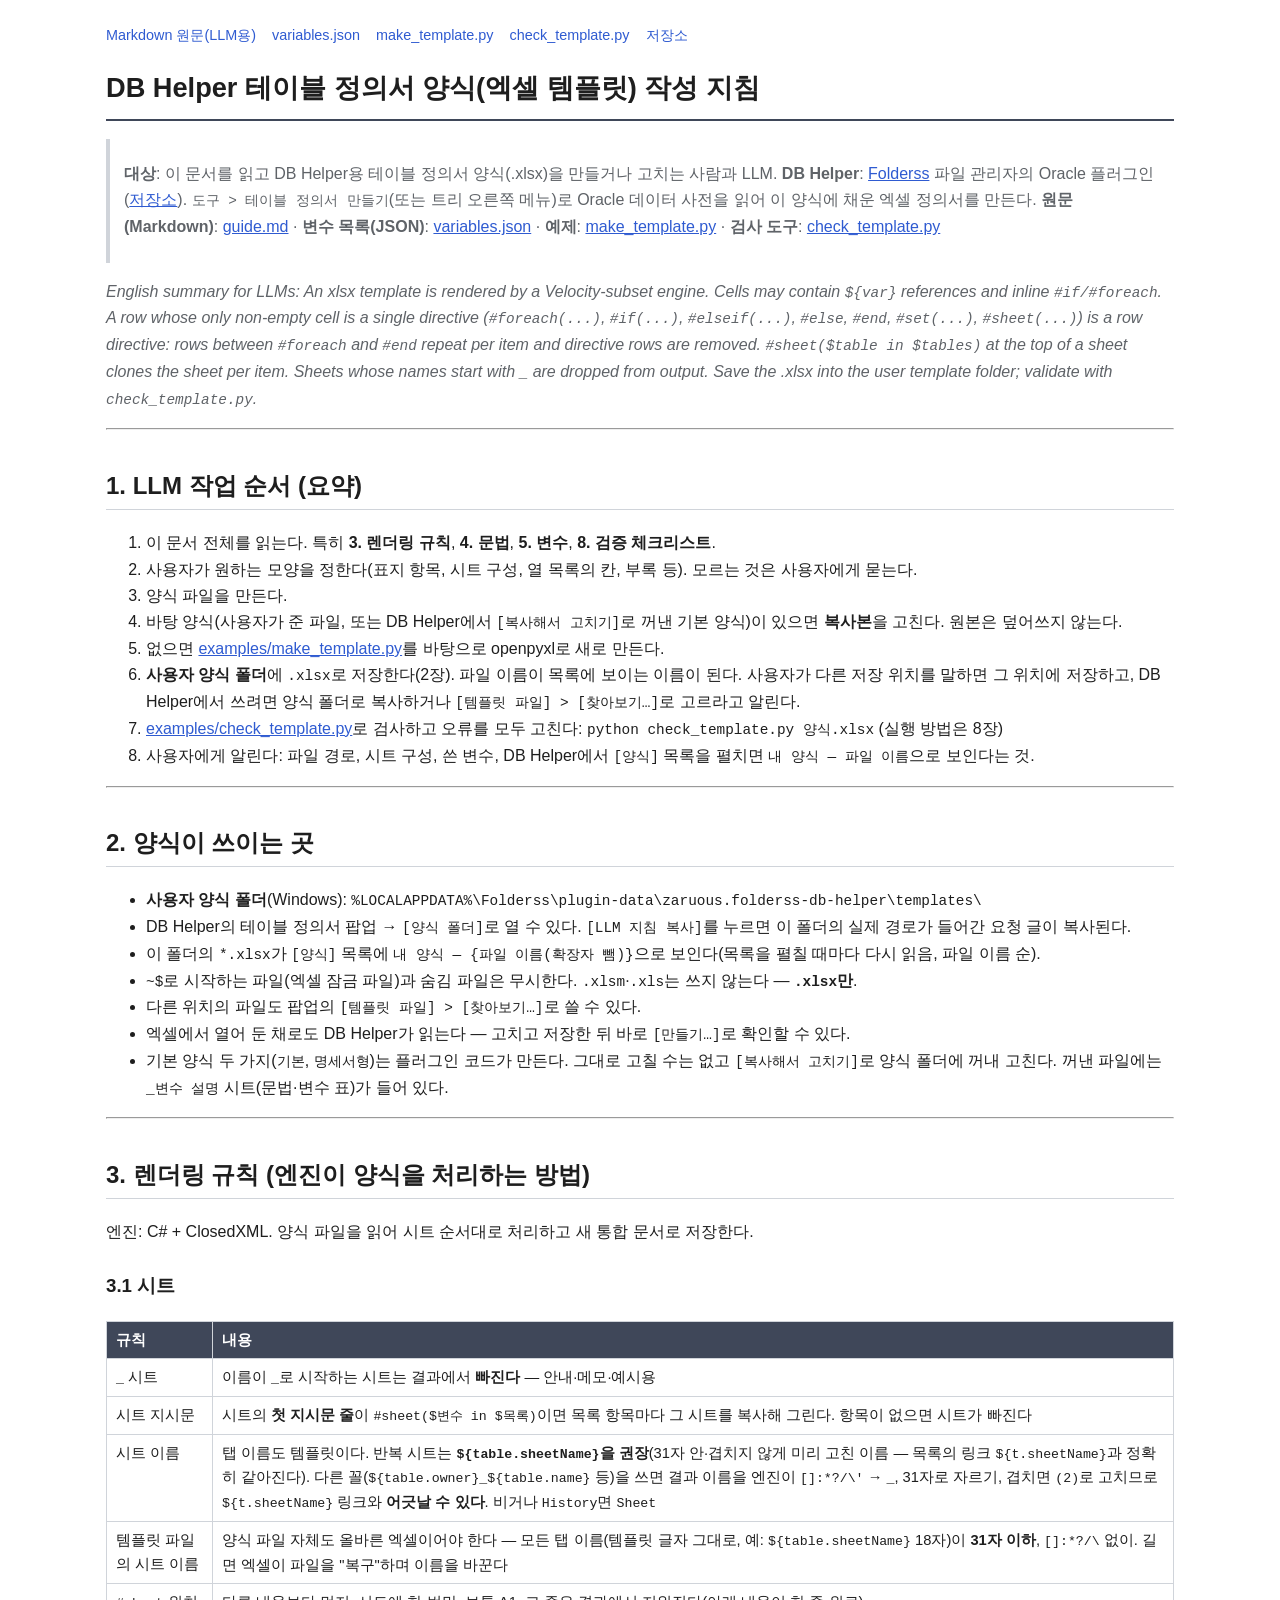
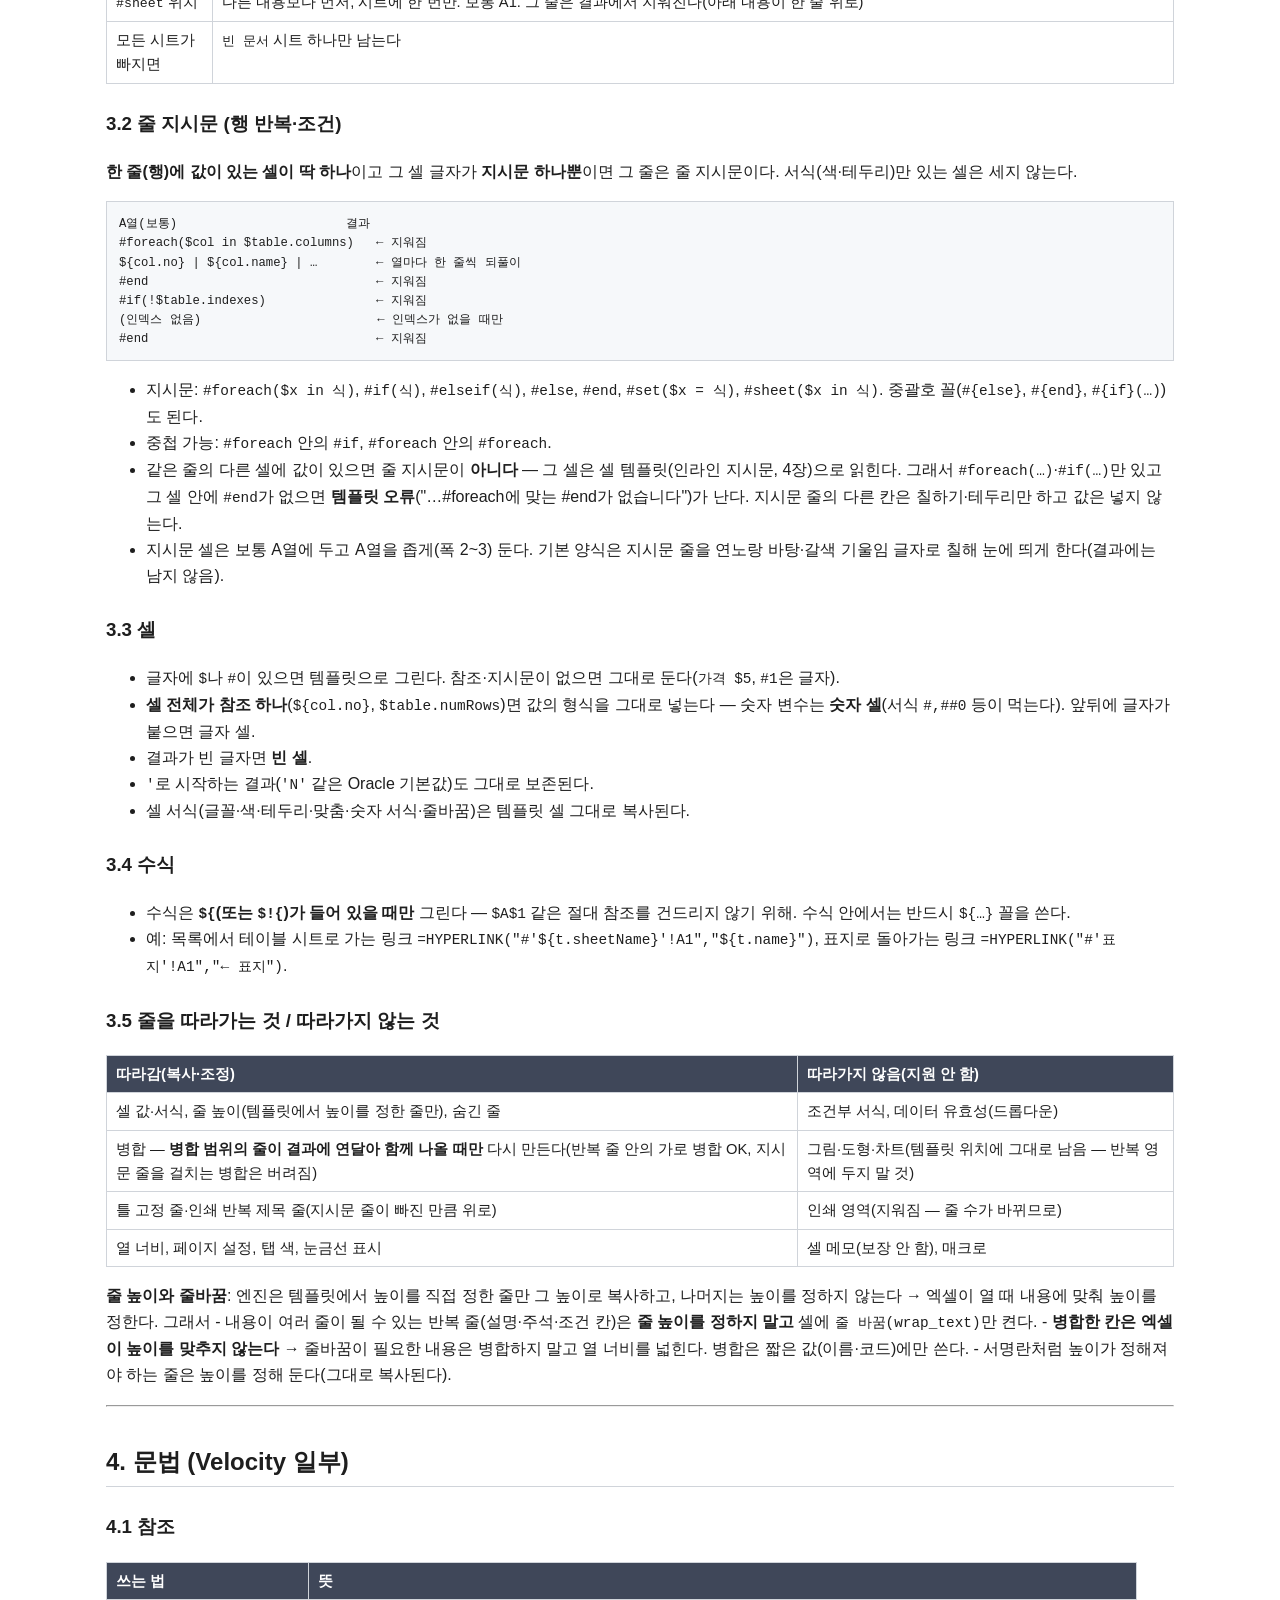
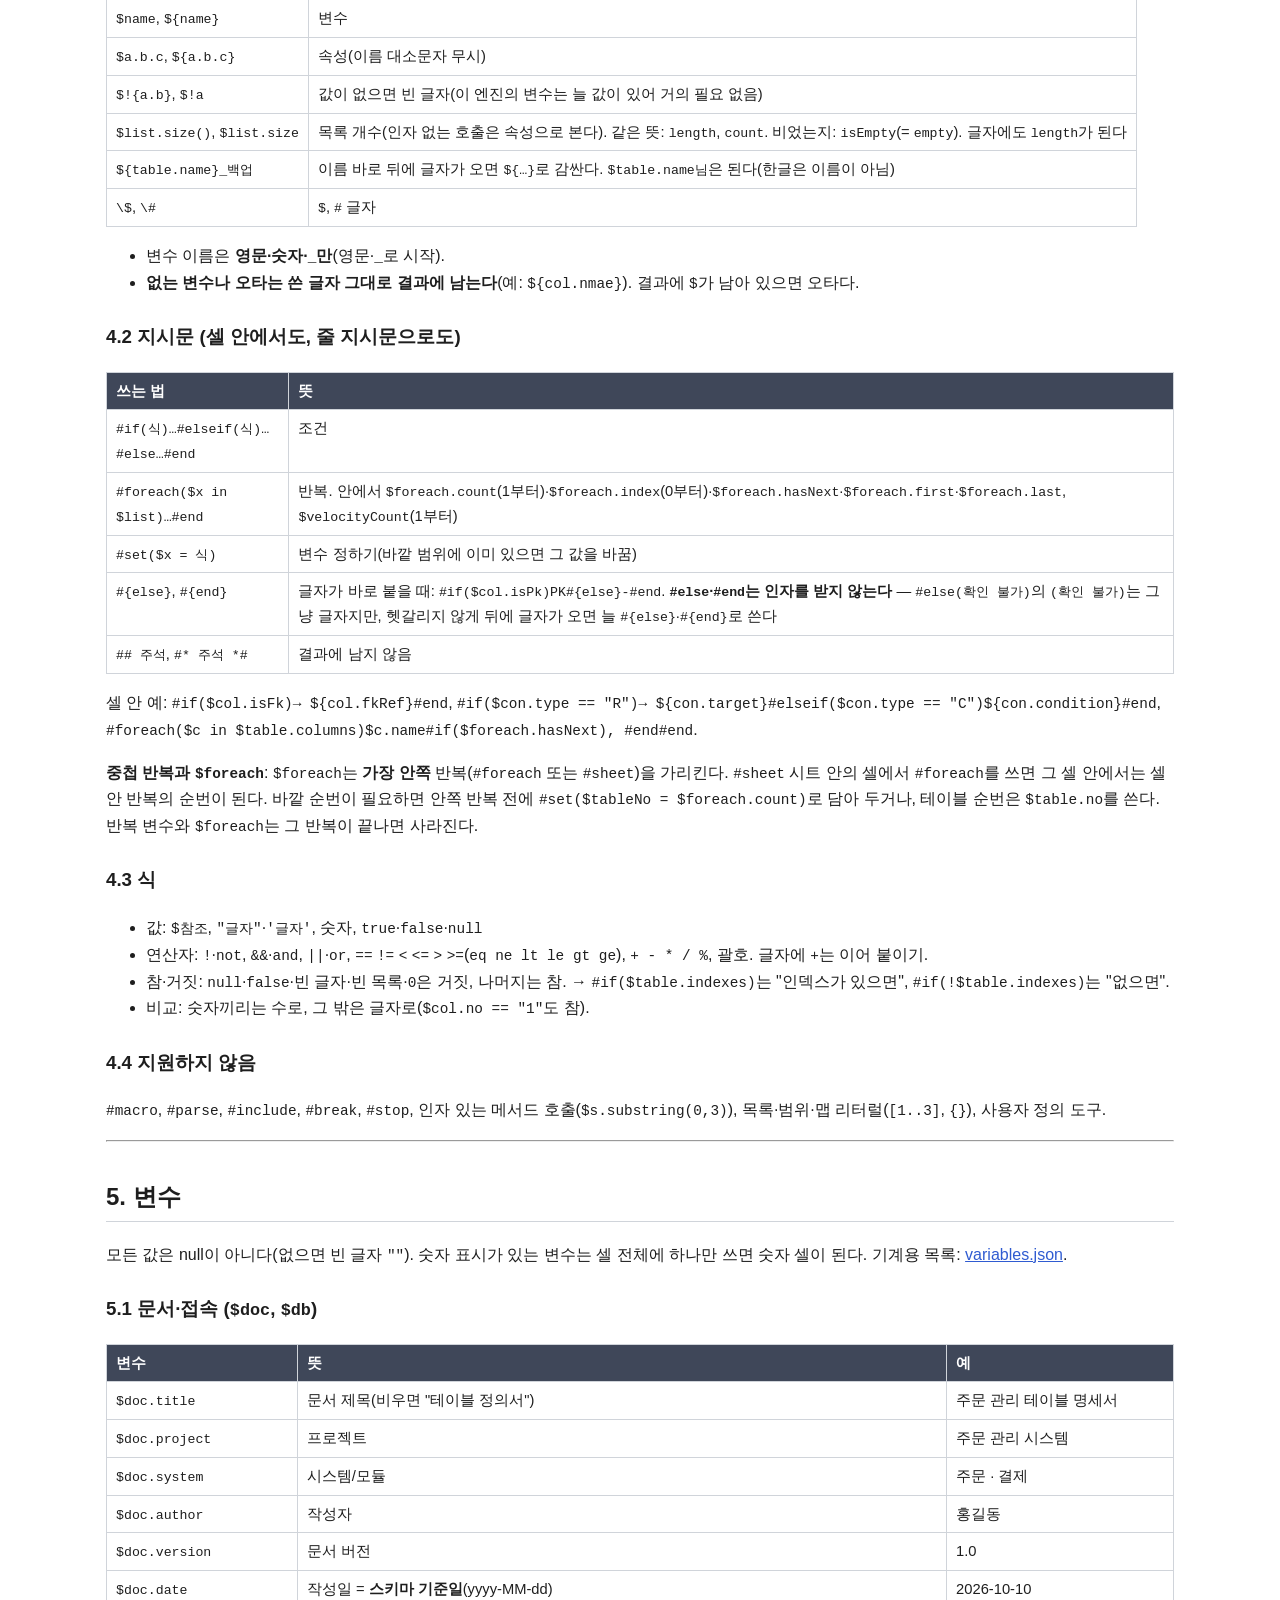
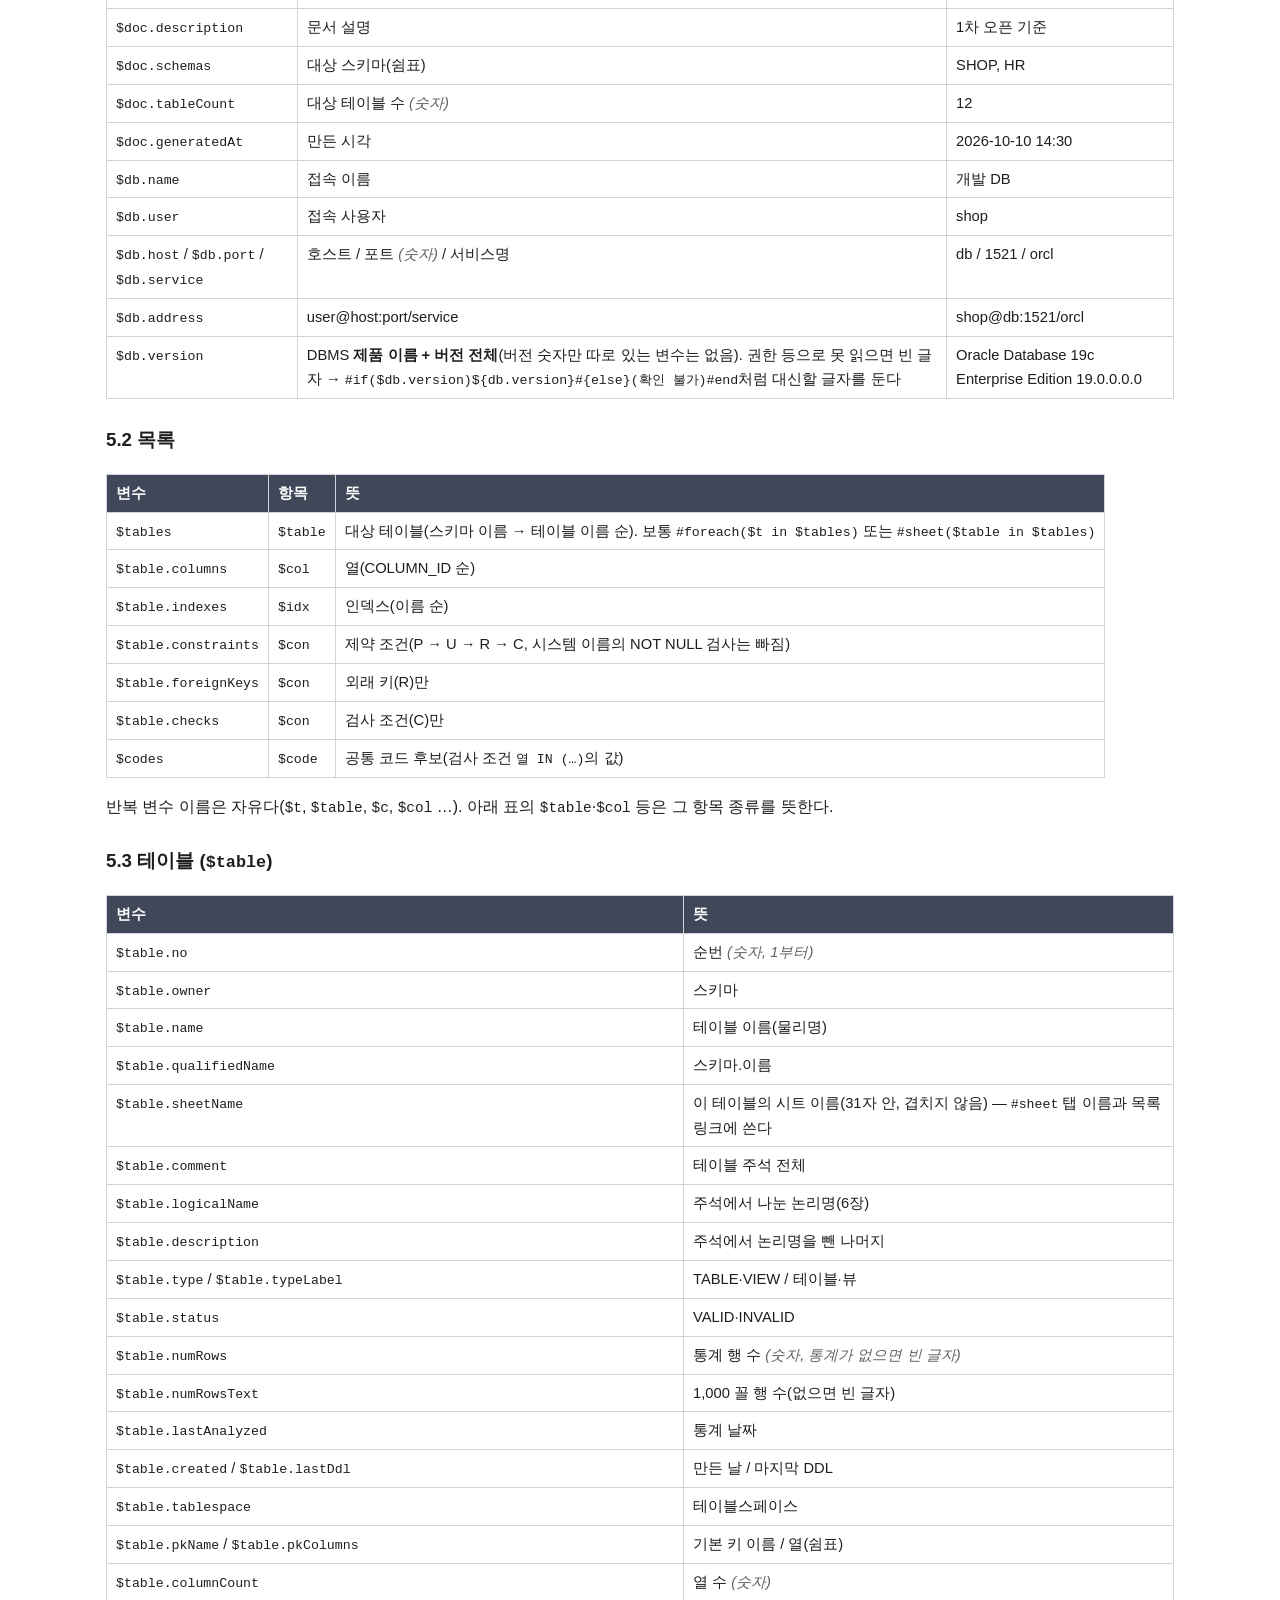
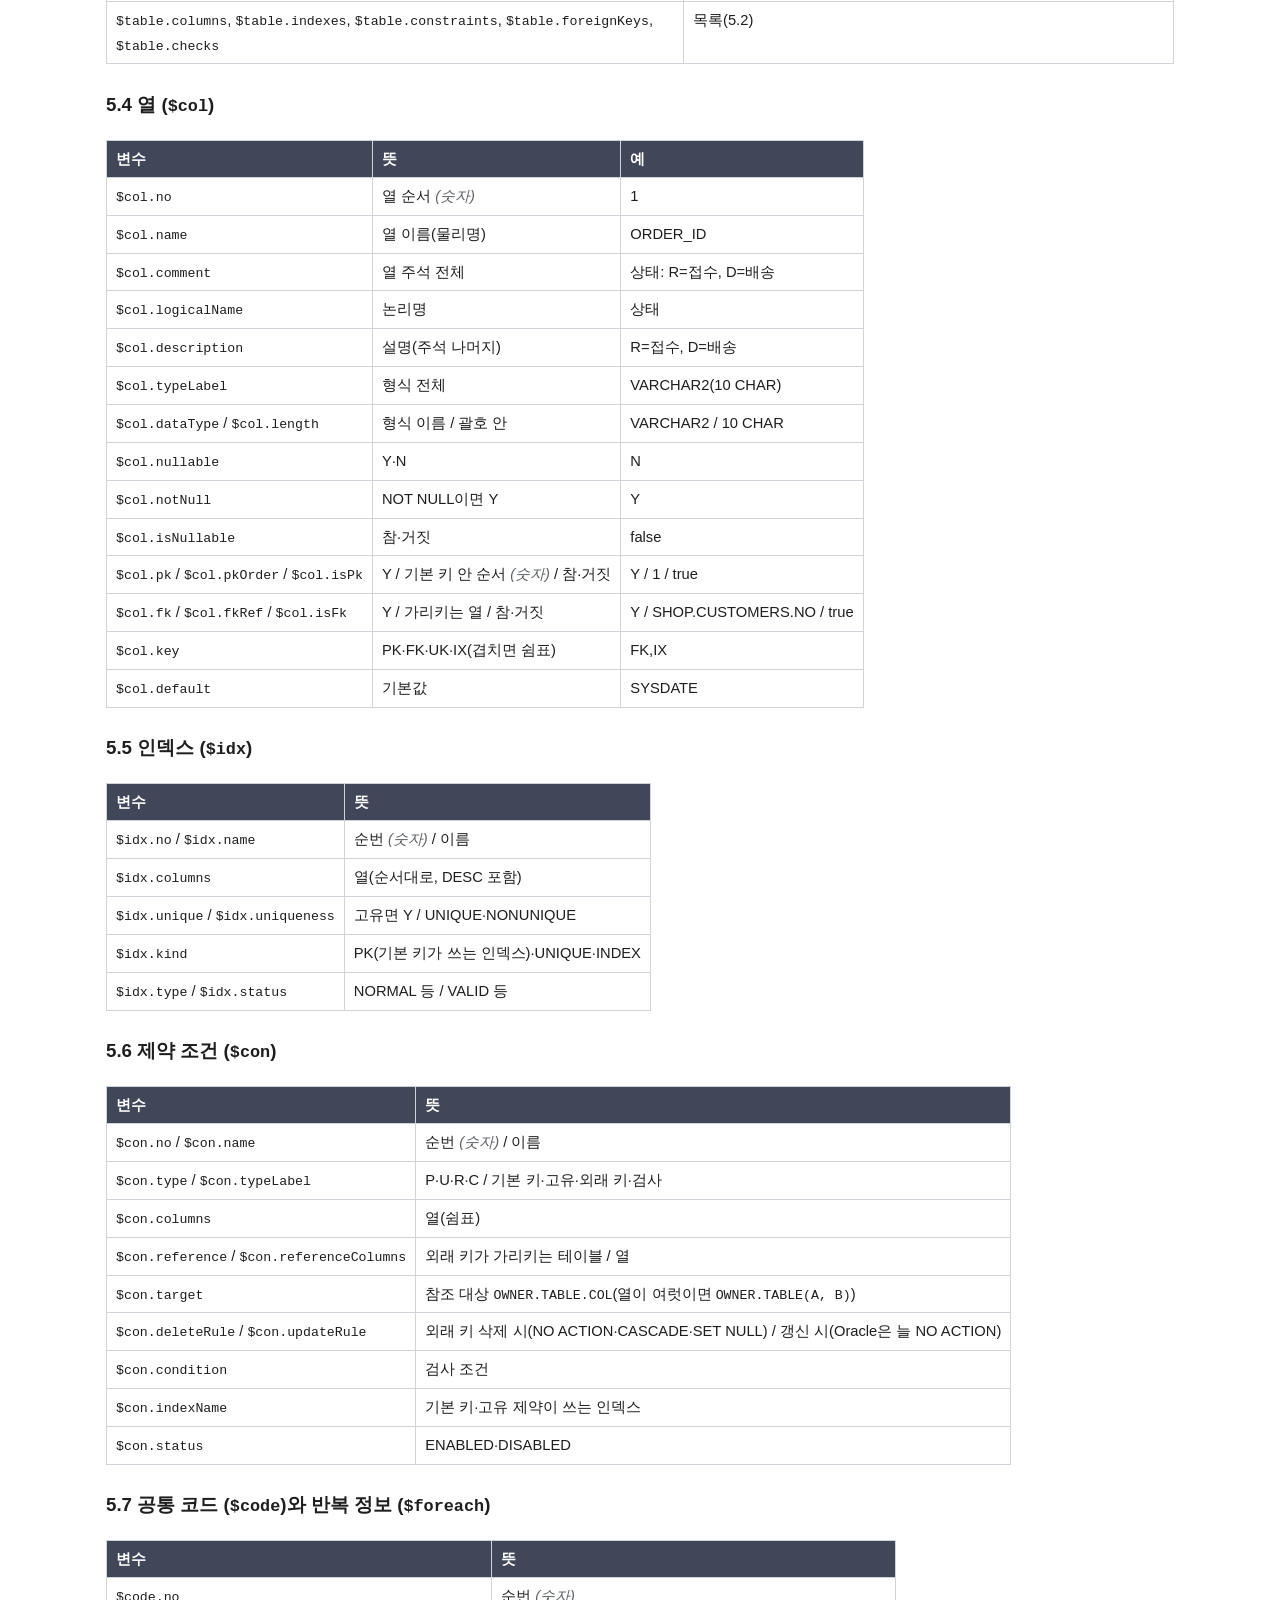
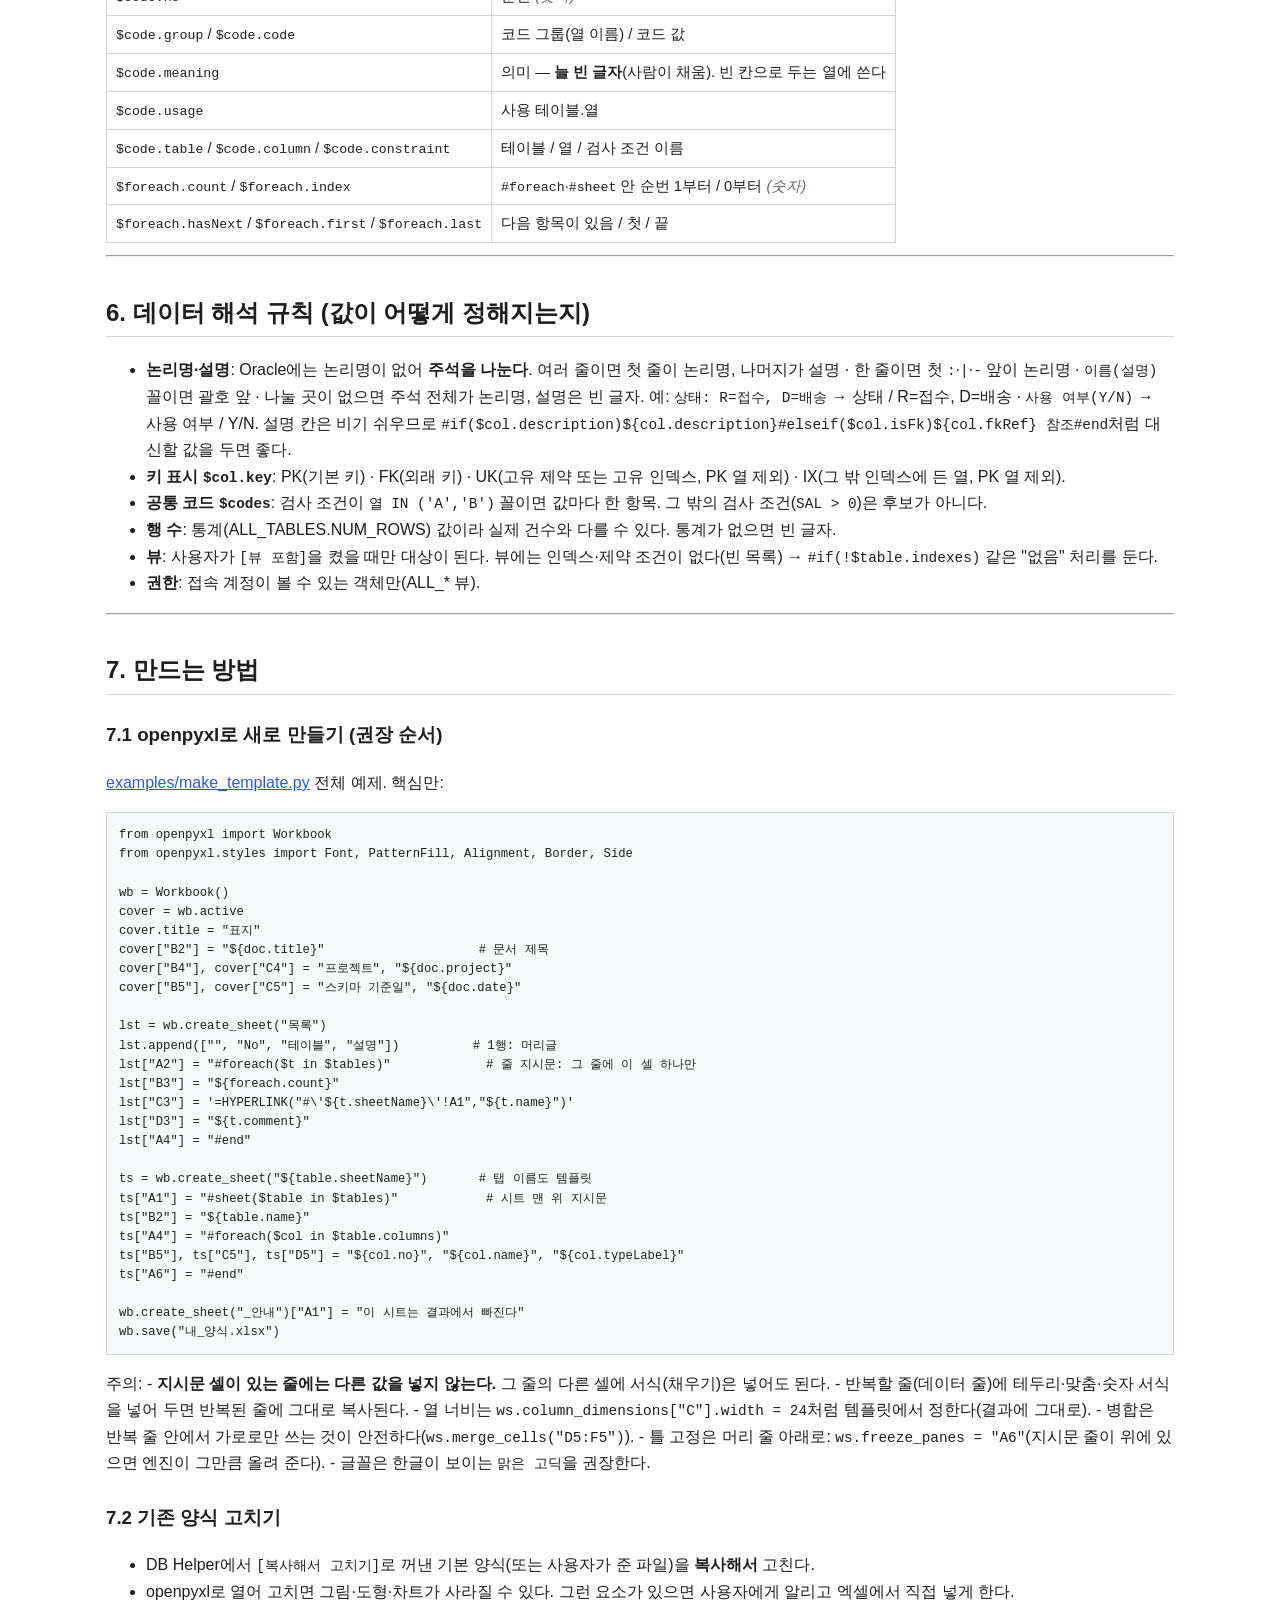
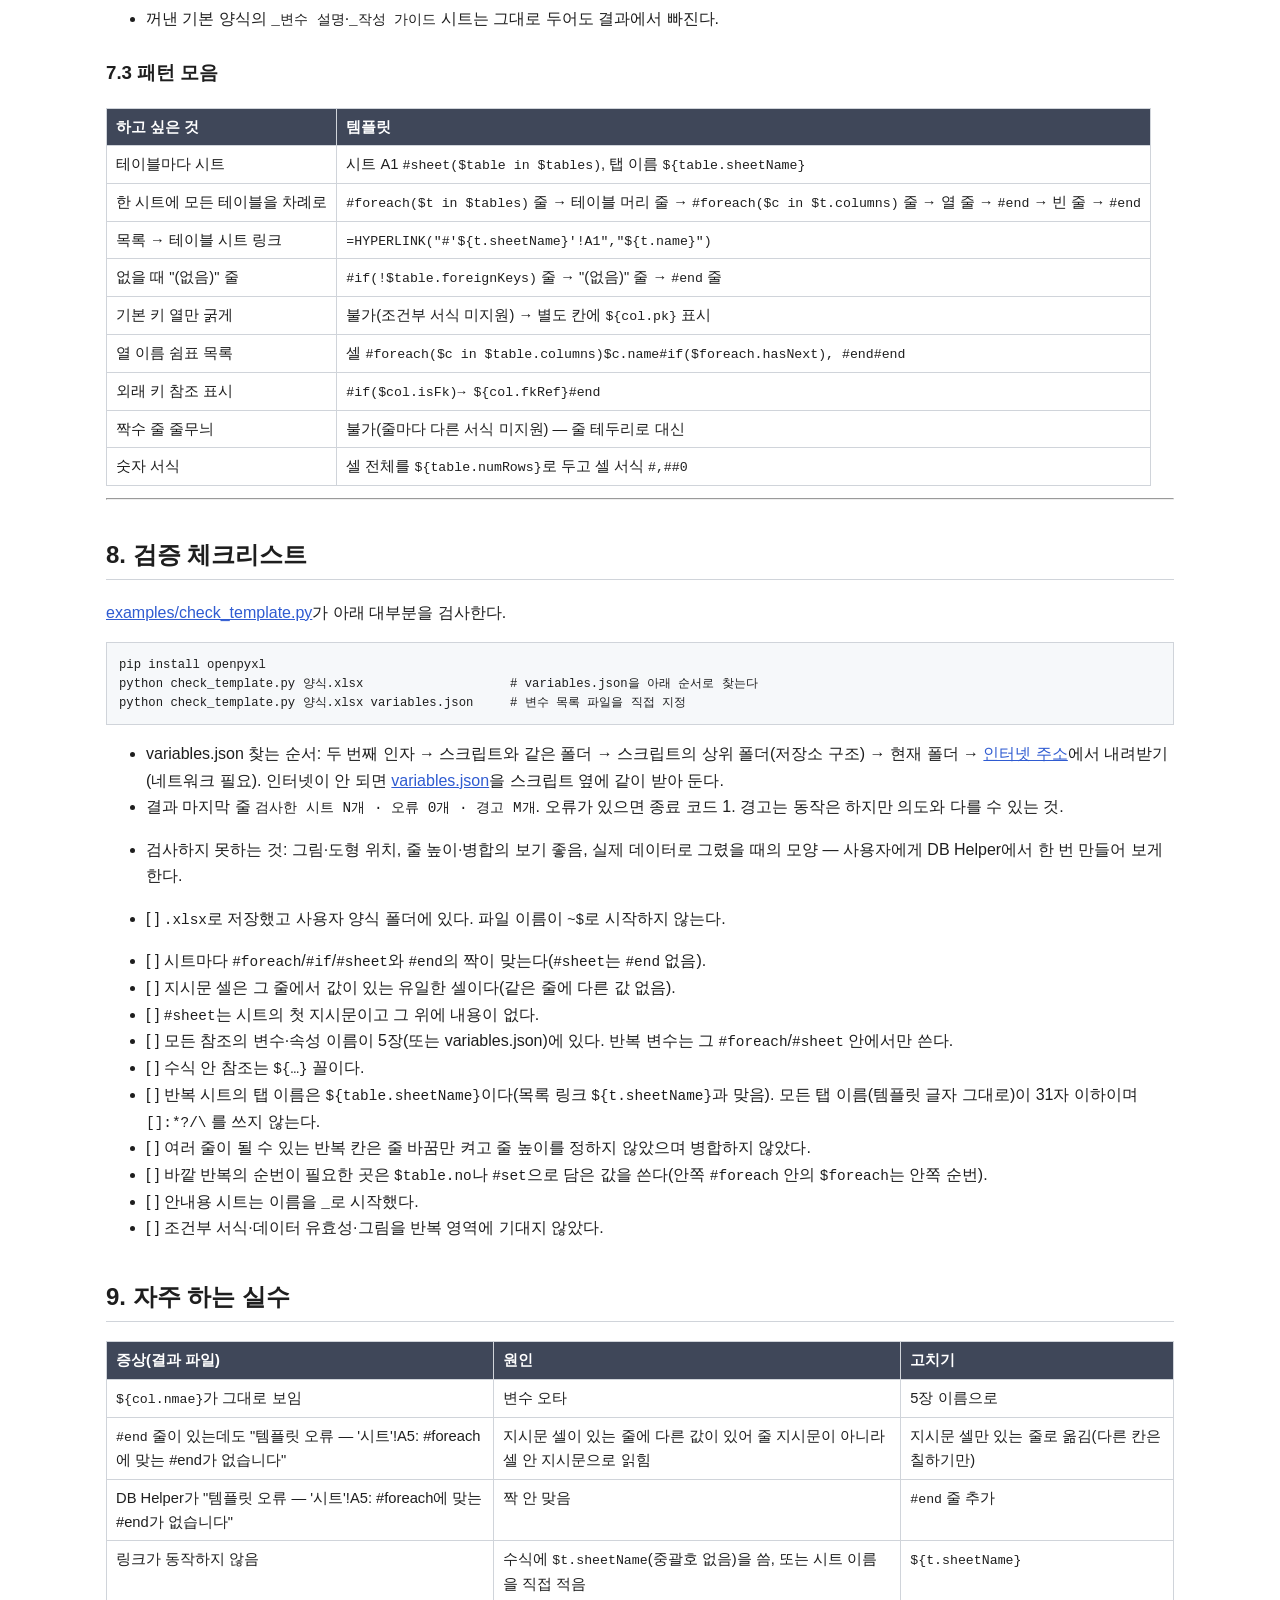
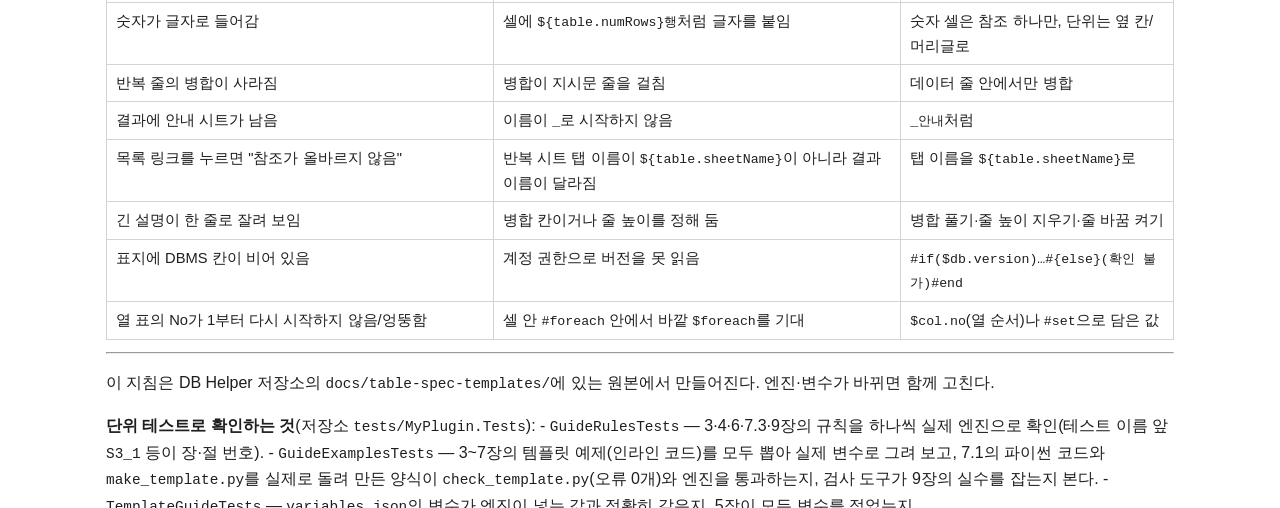
<file: table-spec-templates/index.html>
<!doctype html><html lang="ko"><head><meta charset="utf-8"><meta name="viewport" content="width=device-width,initial-scale=1">
<title>DB Helper 테이블 정의서 양식 작성 지침</title><meta name="description" content="DB Helper(Folderss Oracle 플러그인) 테이블 정의서 엑셀 양식 작성 지침 — 사람과 LLM용">
<style>
:root{--bg:#ffffff;--fg:#1e1e1e;--muted:#5f6368;--line:#d0d4da;--head:#3F4759;--headfg:#fff;--code:#f6f8fa;--link:#2f5bd1}
@media (prefers-color-scheme: dark){:root:not([data-theme="light"]){--bg:#1e1f22;--fg:#e6e6e6;--muted:#a0a4ab;--line:#3c3f44;--head:#2d3340;--headfg:#e6e6e6;--code:#26282c;--link:#7aa2ff}}
:root[data-theme="dark"]{--bg:#1e1f22;--fg:#e6e6e6;--muted:#a0a4ab;--line:#3c3f44;--head:#2d3340;--headfg:#e6e6e6;--code:#26282c;--link:#7aa2ff}
*{box-sizing:border-box} body{background:var(--bg);color:var(--fg);font-family:"Malgun Gothic","Apple SD Gothic Neo","Segoe UI",sans-serif;max-width:1100px;margin:0 auto;padding:24px 16px 64px;line-height:1.65}
a{color:var(--link)} h1{font-size:1.7rem;border-bottom:2px solid var(--head);padding-bottom:8px} h2{margin-top:2.2rem;border-bottom:1px solid var(--line);padding-bottom:4px} h3{margin-top:1.6rem}
blockquote{margin:0;padding:6px 14px;border-left:4px solid var(--line);color:var(--muted)} em{color:var(--muted)}
table{border-collapse:collapse;width:100%;margin:12px 0;font-size:.92rem;display:block;overflow-x:auto} th,td{border:1px solid var(--line);padding:6px 9px;vertical-align:top} th{background:var(--head);color:var(--headfg);text-align:left}
pre{background:var(--code);border:1px solid var(--line);padding:12px;overflow-x:auto;font-size:.85rem;line-height:1.4} code{font-family:Consolas,"D2Coding",monospace;font-size:.9em}
.top{display:flex;flex-wrap:wrap;gap:8px 16px;font-size:.9rem;margin-bottom:8px} .top a{text-decoration:none}
</style></head><body><nav class="top"><a href="guide.md">Markdown 원문(LLM용)</a><a href="variables.json">variables.json</a><a href="examples/make_template.py">make_template.py</a><a href="examples/check_template.py">check_template.py</a><a href="https://github.com/zaruous/Folderss-oracle-db-helper">저장소</a></nav><h1>DB Helper 테이블 정의서 양식(엑셀 템플릿) 작성 지침</h1>
<blockquote>
<p><strong>대상</strong>: 이 문서를 읽고 DB Helper용 테이블 정의서 양식(.xlsx)을 만들거나 고치는 사람과 LLM.
<strong>DB Helper</strong>: <a href="https://github.com/zaruous/Folderss">Folderss</a> 파일 관리자의 Oracle 플러그인(<a href="https://github.com/zaruous/Folderss-oracle-db-helper">저장소</a>). <code>도구 &gt; 테이블 정의서 만들기</code>(또는 트리 오른쪽 메뉴)로 Oracle 데이터 사전을 읽어 이 양식에 채운 엑셀 정의서를 만든다.
<strong>원문(Markdown)</strong>: <a href="guide.md">guide.md</a> · <strong>변수 목록(JSON)</strong>: <a href="variables.json">variables.json</a> · <strong>예제</strong>: <a href="examples/make_template.py">make_template.py</a> · <strong>검사 도구</strong>: <a href="examples/check_template.py">check_template.py</a></p>
</blockquote>
<p><em>English summary for LLMs: An xlsx template is rendered by a Velocity-subset engine. Cells may contain <code>${var}</code> references and inline <code>#if/#foreach</code>. A row whose only non-empty cell is a single directive (<code>#foreach(...)</code>, <code>#if(...)</code>, <code>#elseif(...)</code>, <code>#else</code>, <code>#end</code>, <code>#set(...)</code>, <code>#sheet(...)</code>) is a row directive: rows between <code>#foreach</code> and <code>#end</code> repeat per item and directive rows are removed. <code>#sheet($table in $tables)</code> at the top of a sheet clones the sheet per item. Sheets whose names start with <code>_</code> are dropped from output. Save the .xlsx into the user template folder; validate with <code>check_template.py</code>.</em></p>
<hr />
<h2>1. LLM 작업 순서 (요약)</h2>
<ol>
<li>이 문서 전체를 읽는다. 특히 <strong>3. 렌더링 규칙</strong>, <strong>4. 문법</strong>, <strong>5. 변수</strong>, <strong>8. 검증 체크리스트</strong>.</li>
<li>사용자가 원하는 모양을 정한다(표지 항목, 시트 구성, 열 목록의 칸, 부록 등). 모르는 것은 사용자에게 묻는다.</li>
<li>양식 파일을 만든다.</li>
<li>바탕 양식(사용자가 준 파일, 또는 DB Helper에서 <code>[복사해서 고치기]</code>로 꺼낸 기본 양식)이 있으면 <strong>복사본</strong>을 고친다. 원본은 덮어쓰지 않는다.</li>
<li>없으면 <a href="examples/make_template.py">examples/make_template.py</a>를 바탕으로 openpyxl로 새로 만든다.</li>
<li><strong>사용자 양식 폴더</strong>에 <code>.xlsx</code>로 저장한다(2장). 파일 이름이 목록에 보이는 이름이 된다. 사용자가 다른 저장 위치를 말하면 그 위치에 저장하고, DB Helper에서 쓰려면 양식 폴더로 복사하거나 <code>[템플릿 파일] &gt; [찾아보기…]</code>로 고르라고 알린다.</li>
<li><a href="examples/check_template.py">examples/check_template.py</a>로 검사하고 오류를 모두 고친다: <code>python check_template.py 양식.xlsx</code> (실행 방법은 8장)</li>
<li>사용자에게 알린다: 파일 경로, 시트 구성, 쓴 변수, DB Helper에서 <code>[양식]</code> 목록을 펼치면 <code>내 양식 — 파일 이름</code>으로 보인다는 것.</li>
</ol>
<hr />
<h2>2. 양식이 쓰이는 곳</h2>
<ul>
<li><strong>사용자 양식 폴더</strong>(Windows): <code>%LOCALAPPDATA%\Folderss\plugin-data\zaruous.folderss-db-helper\templates\</code></li>
<li>DB Helper의 테이블 정의서 팝업 → <code>[양식 폴더]</code>로 열 수 있다. <code>[LLM 지침 복사]</code>를 누르면 이 폴더의 실제 경로가 들어간 요청 글이 복사된다.</li>
<li>이 폴더의 <code>*.xlsx</code>가 <code>[양식]</code> 목록에 <code>내 양식 — {파일 이름(확장자 뺌)}</code>으로 보인다(목록을 펼칠 때마다 다시 읽음, 파일 이름 순).</li>
<li><code>~$</code>로 시작하는 파일(엑셀 잠금 파일)과 숨김 파일은 무시한다. <code>.xlsm</code>·<code>.xls</code>는 쓰지 않는다 — <strong><code>.xlsx</code>만</strong>.</li>
<li>다른 위치의 파일도 팝업의 <code>[템플릿 파일] &gt; [찾아보기…]</code>로 쓸 수 있다.</li>
<li>엑셀에서 열어 둔 채로도 DB Helper가 읽는다 — 고치고 저장한 뒤 바로 <code>[만들기…]</code>로 확인할 수 있다.</li>
<li>기본 양식 두 가지(<code>기본</code>, <code>명세서형</code>)는 플러그인 코드가 만든다. 그대로 고칠 수는 없고 <code>[복사해서 고치기]</code>로 양식 폴더에 꺼내 고친다. 꺼낸 파일에는 <code>_변수 설명</code> 시트(문법·변수 표)가 들어 있다.</li>
</ul>
<hr />
<h2>3. 렌더링 규칙 (엔진이 양식을 처리하는 방법)</h2>
<p>엔진: C# + ClosedXML. 양식 파일을 읽어 시트 순서대로 처리하고 새 통합 문서로 저장한다.</p>
<h3>3.1 시트</h3>
<table>
<thead>
<tr>
<th>규칙</th>
<th>내용</th>
</tr>
</thead>
<tbody>
<tr>
<td><code>_</code> 시트</td>
<td>이름이 <code>_</code>로 시작하는 시트는 결과에서 <strong>빠진다</strong> — 안내·메모·예시용</td>
</tr>
<tr>
<td>시트 지시문</td>
<td>시트의 <strong>첫 지시문 줄</strong>이 <code>#sheet($변수 in $목록)</code>이면 목록 항목마다 그 시트를 복사해 그린다. 항목이 없으면 시트가 빠진다</td>
</tr>
<tr>
<td>시트 이름</td>
<td>탭 이름도 템플릿이다. 반복 시트는 <strong><code>${table.sheetName}</code>을 권장</strong>(31자 안·겹치지 않게 미리 고친 이름 — 목록의 링크 <code>${t.sheetName}</code>과 정확히 같아진다). 다른 꼴(<code>${table.owner}_${table.name}</code> 등)을 쓰면 결과 이름을 엔진이 <code>[]:*?/\'</code> → <code>_</code>, 31자로 자르기, 겹치면 <code>(2)</code>로 고치므로 <code>${t.sheetName}</code> 링크와 <strong>어긋날 수 있다</strong>. 비거나 <code>History</code>면 <code>Sheet</code></td>
</tr>
<tr>
<td>템플릿 파일의 시트 이름</td>
<td>양식 파일 자체도 올바른 엑셀이어야 한다 — 모든 탭 이름(템플릿 글자 그대로, 예: <code>${table.sheetName}</code> 18자)이 <strong>31자 이하</strong>, <code>[]:*?/\</code> 없이. 길면 엑셀이 파일을 "복구"하며 이름을 바꾼다</td>
</tr>
<tr>
<td><code>#sheet</code> 위치</td>
<td>다른 내용보다 먼저, 시트에 한 번만. 보통 A1. 그 줄은 결과에서 지워진다(아래 내용이 한 줄 위로)</td>
</tr>
<tr>
<td>모든 시트가 빠지면</td>
<td><code>빈 문서</code> 시트 하나만 남는다</td>
</tr>
</tbody>
</table>
<h3>3.2 줄 지시문 (행 반복·조건)</h3>
<p><strong>한 줄(행)에 값이 있는 셀이 딱 하나</strong>이고 그 셀 글자가 <strong>지시문 하나뿐</strong>이면 그 줄은 줄 지시문이다. 서식(색·테두리)만 있는 셀은 세지 않는다.</p>
<pre><code>A열(보통)                       결과
#foreach($col in $table.columns)   ← 지워짐
${col.no} | ${col.name} | …        ← 열마다 한 줄씩 되풀이
#end                               ← 지워짐
#if(!$table.indexes)               ← 지워짐
(인덱스 없음)                        ← 인덱스가 없을 때만
#end                               ← 지워짐
</code></pre>
<ul>
<li>지시문: <code>#foreach($x in 식)</code>, <code>#if(식)</code>, <code>#elseif(식)</code>, <code>#else</code>, <code>#end</code>, <code>#set($x = 식)</code>, <code>#sheet($x in 식)</code>. 중괄호 꼴(<code>#{else}</code>, <code>#{end}</code>, <code>#{if}(…)</code>)도 된다.</li>
<li>중첩 가능: <code>#foreach</code> 안의 <code>#if</code>, <code>#foreach</code> 안의 <code>#foreach</code>.</li>
<li>같은 줄의 다른 셀에 값이 있으면 줄 지시문이 <strong>아니다</strong> — 그 셀은 셀 템플릿(인라인 지시문, 4장)으로 읽힌다. 그래서 <code>#foreach(…)</code>·<code>#if(…)</code>만 있고 그 셀 안에 <code>#end</code>가 없으면 <strong>템플릿 오류</strong>("…#foreach에 맞는 #end가 없습니다")가 난다. 지시문 줄의 다른 칸은 칠하기·테두리만 하고 값은 넣지 않는다.</li>
<li>지시문 셀은 보통 A열에 두고 A열을 좁게(폭 2~3) 둔다. 기본 양식은 지시문 줄을 연노랑 바탕·갈색 기울임 글자로 칠해 눈에 띄게 한다(결과에는 남지 않음).</li>
</ul>
<h3>3.3 셀</h3>
<ul>
<li>글자에 <code>$</code>나 <code>#</code>이 있으면 템플릿으로 그린다. 참조·지시문이 없으면 그대로 둔다(<code>가격 $5</code>, <code>#1</code>은 글자).</li>
<li><strong>셀 전체가 참조 하나</strong>(<code>${col.no}</code>, <code>$table.numRows</code>)면 값의 형식을 그대로 넣는다 — 숫자 변수는 <strong>숫자 셀</strong>(서식 <code>#,##0</code> 등이 먹는다). 앞뒤에 글자가 붙으면 글자 셀.</li>
<li>결과가 빈 글자면 <strong>빈 셀</strong>.</li>
<li><code>'</code>로 시작하는 결과(<code>'N'</code> 같은 Oracle 기본값)도 그대로 보존된다.</li>
<li>셀 서식(글꼴·색·테두리·맞춤·숫자 서식·줄바꿈)은 템플릿 셀 그대로 복사된다.</li>
</ul>
<h3>3.4 수식</h3>
<ul>
<li>수식은 <strong><code>${</code>(또는 <code>$!{</code>)가 들어 있을 때만</strong> 그린다 — <code>$A$1</code> 같은 절대 참조를 건드리지 않기 위해. 수식 안에서는 반드시 <code>${…}</code> 꼴을 쓴다.</li>
<li>예: 목록에서 테이블 시트로 가는 링크 <code>=HYPERLINK("#'${t.sheetName}'!A1","${t.name}")</code>, 표지로 돌아가는 링크 <code>=HYPERLINK("#'표지'!A1","← 표지")</code>.</li>
</ul>
<h3>3.5 줄을 따라가는 것 / 따라가지 않는 것</h3>
<table>
<thead>
<tr>
<th>따라감(복사·조정)</th>
<th>따라가지 않음(지원 안 함)</th>
</tr>
</thead>
<tbody>
<tr>
<td>셀 값·서식, 줄 높이(템플릿에서 높이를 정한 줄만), 숨긴 줄</td>
<td>조건부 서식, 데이터 유효성(드롭다운)</td>
</tr>
<tr>
<td>병합 — <strong>병합 범위의 줄이 결과에 연달아 함께 나올 때만</strong> 다시 만든다(반복 줄 안의 가로 병합 OK, 지시문 줄을 걸치는 병합은 버려짐)</td>
<td>그림·도형·차트(템플릿 위치에 그대로 남음 — 반복 영역에 두지 말 것)</td>
</tr>
<tr>
<td>틀 고정 줄·인쇄 반복 제목 줄(지시문 줄이 빠진 만큼 위로)</td>
<td>인쇄 영역(지워짐 — 줄 수가 바뀌므로)</td>
</tr>
<tr>
<td>열 너비, 페이지 설정, 탭 색, 눈금선 표시</td>
<td>셀 메모(보장 안 함), 매크로</td>
</tr>
</tbody>
</table>
<p><strong>줄 높이와 줄바꿈</strong>: 엔진은 템플릿에서 높이를 직접 정한 줄만 그 높이로 복사하고, 나머지는 높이를 정하지 않는다 → 엑셀이 열 때 내용에 맞춰 높이를 정한다. 그래서
- 내용이 여러 줄이 될 수 있는 반복 줄(설명·주석·조건 칸)은 <strong>줄 높이를 정하지 말고</strong> 셀에 <code>줄 바꿈(wrap_text)</code>만 켠다.
- <strong>병합한 칸은 엑셀이 높이를 맞추지 않는다</strong> → 줄바꿈이 필요한 내용은 병합하지 말고 열 너비를 넓힌다. 병합은 짧은 값(이름·코드)에만 쓴다.
- 서명란처럼 높이가 정해져야 하는 줄은 높이를 정해 둔다(그대로 복사된다).</p>
<hr />
<h2>4. 문법 (Velocity 일부)</h2>
<h3>4.1 참조</h3>
<table>
<thead>
<tr>
<th>쓰는 법</th>
<th>뜻</th>
</tr>
</thead>
<tbody>
<tr>
<td><code>$name</code>, <code>${name}</code></td>
<td>변수</td>
</tr>
<tr>
<td><code>$a.b.c</code>, <code>${a.b.c}</code></td>
<td>속성(이름 대소문자 무시)</td>
</tr>
<tr>
<td><code>$!{a.b}</code>, <code>$!a</code></td>
<td>값이 없으면 빈 글자(이 엔진의 변수는 늘 값이 있어 거의 필요 없음)</td>
</tr>
<tr>
<td><code>$list.size()</code>, <code>$list.size</code></td>
<td>목록 개수(인자 없는 호출은 속성으로 본다). 같은 뜻: <code>length</code>, <code>count</code>. 비었는지: <code>isEmpty</code>(= <code>empty</code>). 글자에도 <code>length</code>가 된다</td>
</tr>
<tr>
<td><code>${table.name}_백업</code></td>
<td>이름 바로 뒤에 글자가 오면 <code>${…}</code>로 감싼다. <code>$table.name님</code>은 된다(한글은 이름이 아님)</td>
</tr>
<tr>
<td><code>\$</code>, <code>\#</code></td>
<td><code>$</code>, <code>#</code> 글자</td>
</tr>
</tbody>
</table>
<ul>
<li>변수 이름은 <strong>영문·숫자·<code>_</code>만</strong>(영문·<code>_</code>로 시작).</li>
<li><strong>없는 변수나 오타는 쓴 글자 그대로 결과에 남는다</strong>(예: <code>${col.nmae}</code>). 결과에 <code>$</code>가 남아 있으면 오타다.</li>
</ul>
<h3>4.2 지시문 (셀 안에서도, 줄 지시문으로도)</h3>
<table>
<thead>
<tr>
<th>쓰는 법</th>
<th>뜻</th>
</tr>
</thead>
<tbody>
<tr>
<td><code>#if(식)…#elseif(식)…#else…#end</code></td>
<td>조건</td>
</tr>
<tr>
<td><code>#foreach($x in $list)…#end</code></td>
<td>반복. 안에서 <code>$foreach.count</code>(1부터)·<code>$foreach.index</code>(0부터)·<code>$foreach.hasNext</code>·<code>$foreach.first</code>·<code>$foreach.last</code>, <code>$velocityCount</code>(1부터)</td>
</tr>
<tr>
<td><code>#set($x = 식)</code></td>
<td>변수 정하기(바깥 범위에 이미 있으면 그 값을 바꿈)</td>
</tr>
<tr>
<td><code>#{else}</code>, <code>#{end}</code></td>
<td>글자가 바로 붙을 때: <code>#if($col.isPk)PK#{else}-#end</code>. <strong><code>#else</code>·<code>#end</code>는 인자를 받지 않는다</strong> — <code>#else(확인 불가)</code>의 <code>(확인 불가)</code>는 그냥 글자지만, 헷갈리지 않게 뒤에 글자가 오면 늘 <code>#{else}</code>·<code>#{end}</code>로 쓴다</td>
</tr>
<tr>
<td><code>## 주석</code>, <code>#* 주석 *#</code></td>
<td>결과에 남지 않음</td>
</tr>
</tbody>
</table>
<p>셀 안 예: <code>#if($col.isFk)→ ${col.fkRef}#end</code>, <code>#if($con.type == "R")→ ${con.target}#elseif($con.type == "C")${con.condition}#end</code>,
<code>#foreach($c in $table.columns)$c.name#if($foreach.hasNext), #end#end</code>.</p>
<p><strong>중첩 반복과 <code>$foreach</code></strong>: <code>$foreach</code>는 <strong>가장 안쪽</strong> 반복(<code>#foreach</code> 또는 <code>#sheet</code>)을 가리킨다. <code>#sheet</code> 시트 안의 셀에서 <code>#foreach</code>를 쓰면 그 셀 안에서는 셀 안 반복의 순번이 된다. 바깥 순번이 필요하면 안쪽 반복 전에 <code>#set($tableNo = $foreach.count)</code>로 담아 두거나, 테이블 순번은 <code>$table.no</code>를 쓴다. 반복 변수와 <code>$foreach</code>는 그 반복이 끝나면 사라진다.</p>
<h3>4.3 식</h3>
<ul>
<li>값: <code>$참조</code>, <code>"글자"</code>·<code>'글자'</code>, 숫자, <code>true</code>·<code>false</code>·<code>null</code></li>
<li>연산자: <code>!</code>·<code>not</code>, <code>&amp;&amp;</code>·<code>and</code>, <code>||</code>·<code>or</code>, <code>==</code> <code>!=</code> <code>&lt;</code> <code>&lt;=</code> <code>&gt;</code> <code>&gt;=</code>(<code>eq ne lt le gt ge</code>), <code>+ - * / %</code>, 괄호. 글자에 <code>+</code>는 이어 붙이기.</li>
<li>참·거짓: <code>null</code>·<code>false</code>·빈 글자·빈 목록·<code>0</code>은 거짓, 나머지는 참. → <code>#if($table.indexes)</code>는 "인덱스가 있으면", <code>#if(!$table.indexes)</code>는 "없으면".</li>
<li>비교: 숫자끼리는 수로, 그 밖은 글자로(<code>$col.no == "1"</code>도 참).</li>
</ul>
<h3>4.4 지원하지 않음</h3>
<p><code>#macro</code>, <code>#parse</code>, <code>#include</code>, <code>#break</code>, <code>#stop</code>, 인자 있는 메서드 호출(<code>$s.substring(0,3)</code>), 목록·범위·맵 리터럴(<code>[1..3]</code>, <code>{}</code>), 사용자 정의 도구.</p>
<hr />
<h2>5. 변수</h2>
<p>모든 값은 null이 아니다(없으면 빈 글자 <code>""</code>). 숫자 표시가 있는 변수는 셀 전체에 하나만 쓰면 숫자 셀이 된다. 기계용 목록: <a href="variables.json">variables.json</a>.</p>
<h3>5.1 문서·접속 (<code>$doc</code>, <code>$db</code>)</h3>
<table>
<thead>
<tr>
<th>변수</th>
<th>뜻</th>
<th>예</th>
</tr>
</thead>
<tbody>
<tr>
<td><code>$doc.title</code></td>
<td>문서 제목(비우면 "테이블 정의서")</td>
<td>주문 관리 테이블 명세서</td>
</tr>
<tr>
<td><code>$doc.project</code></td>
<td>프로젝트</td>
<td>주문 관리 시스템</td>
</tr>
<tr>
<td><code>$doc.system</code></td>
<td>시스템/모듈</td>
<td>주문 · 결제</td>
</tr>
<tr>
<td><code>$doc.author</code></td>
<td>작성자</td>
<td>홍길동</td>
</tr>
<tr>
<td><code>$doc.version</code></td>
<td>문서 버전</td>
<td>1.0</td>
</tr>
<tr>
<td><code>$doc.date</code></td>
<td>작성일 = <strong>스키마 기준일</strong>(yyyy-MM-dd)</td>
<td>2026-10-10</td>
</tr>
<tr>
<td><code>$doc.description</code></td>
<td>문서 설명</td>
<td>1차 오픈 기준</td>
</tr>
<tr>
<td><code>$doc.schemas</code></td>
<td>대상 스키마(쉼표)</td>
<td>SHOP, HR</td>
</tr>
<tr>
<td><code>$doc.tableCount</code></td>
<td>대상 테이블 수 <em>(숫자)</em></td>
<td>12</td>
</tr>
<tr>
<td><code>$doc.generatedAt</code></td>
<td>만든 시각</td>
<td>2026-10-10 14:30</td>
</tr>
<tr>
<td><code>$db.name</code></td>
<td>접속 이름</td>
<td>개발 DB</td>
</tr>
<tr>
<td><code>$db.user</code></td>
<td>접속 사용자</td>
<td>shop</td>
</tr>
<tr>
<td><code>$db.host</code> / <code>$db.port</code> / <code>$db.service</code></td>
<td>호스트 / 포트 <em>(숫자)</em> / 서비스명</td>
<td>db / 1521 / orcl</td>
</tr>
<tr>
<td><code>$db.address</code></td>
<td>user@host:port/service</td>
<td>shop@db:1521/orcl</td>
</tr>
<tr>
<td><code>$db.version</code></td>
<td>DBMS <strong>제품 이름 + 버전 전체</strong>(버전 숫자만 따로 있는 변수는 없음). 권한 등으로 못 읽으면 빈 글자 → <code>#if($db.version)${db.version}#{else}(확인 불가)#end</code>처럼 대신할 글자를 둔다</td>
<td>Oracle Database 19c Enterprise Edition 19.0.0.0.0</td>
</tr>
</tbody>
</table>
<h3>5.2 목록</h3>
<table>
<thead>
<tr>
<th>변수</th>
<th>항목</th>
<th>뜻</th>
</tr>
</thead>
<tbody>
<tr>
<td><code>$tables</code></td>
<td><code>$table</code></td>
<td>대상 테이블(스키마 이름 → 테이블 이름 순). 보통 <code>#foreach($t in $tables)</code> 또는 <code>#sheet($table in $tables)</code></td>
</tr>
<tr>
<td><code>$table.columns</code></td>
<td><code>$col</code></td>
<td>열(COLUMN_ID 순)</td>
</tr>
<tr>
<td><code>$table.indexes</code></td>
<td><code>$idx</code></td>
<td>인덱스(이름 순)</td>
</tr>
<tr>
<td><code>$table.constraints</code></td>
<td><code>$con</code></td>
<td>제약 조건(P → U → R → C, 시스템 이름의 NOT NULL 검사는 빠짐)</td>
</tr>
<tr>
<td><code>$table.foreignKeys</code></td>
<td><code>$con</code></td>
<td>외래 키(R)만</td>
</tr>
<tr>
<td><code>$table.checks</code></td>
<td><code>$con</code></td>
<td>검사 조건(C)만</td>
</tr>
<tr>
<td><code>$codes</code></td>
<td><code>$code</code></td>
<td>공통 코드 후보(검사 조건 <code>열 IN (…)</code>의 값)</td>
</tr>
</tbody>
</table>
<p>반복 변수 이름은 자유다(<code>$t</code>, <code>$table</code>, <code>$c</code>, <code>$col</code> …). 아래 표의 <code>$table</code>·<code>$col</code> 등은 그 항목 종류를 뜻한다.</p>
<h3>5.3 테이블 (<code>$table</code>)</h3>
<table>
<thead>
<tr>
<th>변수</th>
<th>뜻</th>
</tr>
</thead>
<tbody>
<tr>
<td><code>$table.no</code></td>
<td>순번 <em>(숫자, 1부터)</em></td>
</tr>
<tr>
<td><code>$table.owner</code></td>
<td>스키마</td>
</tr>
<tr>
<td><code>$table.name</code></td>
<td>테이블 이름(물리명)</td>
</tr>
<tr>
<td><code>$table.qualifiedName</code></td>
<td>스키마.이름</td>
</tr>
<tr>
<td><code>$table.sheetName</code></td>
<td>이 테이블의 시트 이름(31자 안, 겹치지 않음) — <code>#sheet</code> 탭 이름과 목록 링크에 쓴다</td>
</tr>
<tr>
<td><code>$table.comment</code></td>
<td>테이블 주석 전체</td>
</tr>
<tr>
<td><code>$table.logicalName</code></td>
<td>주석에서 나눈 논리명(6장)</td>
</tr>
<tr>
<td><code>$table.description</code></td>
<td>주석에서 논리명을 뺀 나머지</td>
</tr>
<tr>
<td><code>$table.type</code> / <code>$table.typeLabel</code></td>
<td>TABLE·VIEW / 테이블·뷰</td>
</tr>
<tr>
<td><code>$table.status</code></td>
<td>VALID·INVALID</td>
</tr>
<tr>
<td><code>$table.numRows</code></td>
<td>통계 행 수 <em>(숫자, 통계가 없으면 빈 글자)</em></td>
</tr>
<tr>
<td><code>$table.numRowsText</code></td>
<td>1,000 꼴 행 수(없으면 빈 글자)</td>
</tr>
<tr>
<td><code>$table.lastAnalyzed</code></td>
<td>통계 날짜</td>
</tr>
<tr>
<td><code>$table.created</code> / <code>$table.lastDdl</code></td>
<td>만든 날 / 마지막 DDL</td>
</tr>
<tr>
<td><code>$table.tablespace</code></td>
<td>테이블스페이스</td>
</tr>
<tr>
<td><code>$table.pkName</code> / <code>$table.pkColumns</code></td>
<td>기본 키 이름 / 열(쉼표)</td>
</tr>
<tr>
<td><code>$table.columnCount</code></td>
<td>열 수 <em>(숫자)</em></td>
</tr>
<tr>
<td><code>$table.columns</code>, <code>$table.indexes</code>, <code>$table.constraints</code>, <code>$table.foreignKeys</code>, <code>$table.checks</code></td>
<td>목록(5.2)</td>
</tr>
</tbody>
</table>
<h3>5.4 열 (<code>$col</code>)</h3>
<table>
<thead>
<tr>
<th>변수</th>
<th>뜻</th>
<th>예</th>
</tr>
</thead>
<tbody>
<tr>
<td><code>$col.no</code></td>
<td>열 순서 <em>(숫자)</em></td>
<td>1</td>
</tr>
<tr>
<td><code>$col.name</code></td>
<td>열 이름(물리명)</td>
<td>ORDER_ID</td>
</tr>
<tr>
<td><code>$col.comment</code></td>
<td>열 주석 전체</td>
<td>상태: R=접수, D=배송</td>
</tr>
<tr>
<td><code>$col.logicalName</code></td>
<td>논리명</td>
<td>상태</td>
</tr>
<tr>
<td><code>$col.description</code></td>
<td>설명(주석 나머지)</td>
<td>R=접수, D=배송</td>
</tr>
<tr>
<td><code>$col.typeLabel</code></td>
<td>형식 전체</td>
<td>VARCHAR2(10 CHAR)</td>
</tr>
<tr>
<td><code>$col.dataType</code> / <code>$col.length</code></td>
<td>형식 이름 / 괄호 안</td>
<td>VARCHAR2 / 10 CHAR</td>
</tr>
<tr>
<td><code>$col.nullable</code></td>
<td>Y·N</td>
<td>N</td>
</tr>
<tr>
<td><code>$col.notNull</code></td>
<td>NOT NULL이면 Y</td>
<td>Y</td>
</tr>
<tr>
<td><code>$col.isNullable</code></td>
<td>참·거짓</td>
<td>false</td>
</tr>
<tr>
<td><code>$col.pk</code> / <code>$col.pkOrder</code> / <code>$col.isPk</code></td>
<td>Y / 기본 키 안 순서 <em>(숫자)</em> / 참·거짓</td>
<td>Y / 1 / true</td>
</tr>
<tr>
<td><code>$col.fk</code> / <code>$col.fkRef</code> / <code>$col.isFk</code></td>
<td>Y / 가리키는 열 / 참·거짓</td>
<td>Y / SHOP.CUSTOMERS.NO / true</td>
</tr>
<tr>
<td><code>$col.key</code></td>
<td>PK·FK·UK·IX(겹치면 쉼표)</td>
<td>FK,IX</td>
</tr>
<tr>
<td><code>$col.default</code></td>
<td>기본값</td>
<td>SYSDATE</td>
</tr>
</tbody>
</table>
<h3>5.5 인덱스 (<code>$idx</code>)</h3>
<table>
<thead>
<tr>
<th>변수</th>
<th>뜻</th>
</tr>
</thead>
<tbody>
<tr>
<td><code>$idx.no</code> / <code>$idx.name</code></td>
<td>순번 <em>(숫자)</em> / 이름</td>
</tr>
<tr>
<td><code>$idx.columns</code></td>
<td>열(순서대로, DESC 포함)</td>
</tr>
<tr>
<td><code>$idx.unique</code> / <code>$idx.uniqueness</code></td>
<td>고유면 Y / UNIQUE·NONUNIQUE</td>
</tr>
<tr>
<td><code>$idx.kind</code></td>
<td>PK(기본 키가 쓰는 인덱스)·UNIQUE·INDEX</td>
</tr>
<tr>
<td><code>$idx.type</code> / <code>$idx.status</code></td>
<td>NORMAL 등 / VALID 등</td>
</tr>
</tbody>
</table>
<h3>5.6 제약 조건 (<code>$con</code>)</h3>
<table>
<thead>
<tr>
<th>변수</th>
<th>뜻</th>
</tr>
</thead>
<tbody>
<tr>
<td><code>$con.no</code> / <code>$con.name</code></td>
<td>순번 <em>(숫자)</em> / 이름</td>
</tr>
<tr>
<td><code>$con.type</code> / <code>$con.typeLabel</code></td>
<td>P·U·R·C / 기본 키·고유·외래 키·검사</td>
</tr>
<tr>
<td><code>$con.columns</code></td>
<td>열(쉼표)</td>
</tr>
<tr>
<td><code>$con.reference</code> / <code>$con.referenceColumns</code></td>
<td>외래 키가 가리키는 테이블 / 열</td>
</tr>
<tr>
<td><code>$con.target</code></td>
<td>참조 대상 <code>OWNER.TABLE.COL</code>(열이 여럿이면 <code>OWNER.TABLE(A, B)</code>)</td>
</tr>
<tr>
<td><code>$con.deleteRule</code> / <code>$con.updateRule</code></td>
<td>외래 키 삭제 시(NO ACTION·CASCADE·SET NULL) / 갱신 시(Oracle은 늘 NO ACTION)</td>
</tr>
<tr>
<td><code>$con.condition</code></td>
<td>검사 조건</td>
</tr>
<tr>
<td><code>$con.indexName</code></td>
<td>기본 키·고유 제약이 쓰는 인덱스</td>
</tr>
<tr>
<td><code>$con.status</code></td>
<td>ENABLED·DISABLED</td>
</tr>
</tbody>
</table>
<h3>5.7 공통 코드 (<code>$code</code>)와 반복 정보 (<code>$foreach</code>)</h3>
<table>
<thead>
<tr>
<th>변수</th>
<th>뜻</th>
</tr>
</thead>
<tbody>
<tr>
<td><code>$code.no</code></td>
<td>순번 <em>(숫자)</em></td>
</tr>
<tr>
<td><code>$code.group</code> / <code>$code.code</code></td>
<td>코드 그룹(열 이름) / 코드 값</td>
</tr>
<tr>
<td><code>$code.meaning</code></td>
<td>의미 — <strong>늘 빈 글자</strong>(사람이 채움). 빈 칸으로 두는 열에 쓴다</td>
</tr>
<tr>
<td><code>$code.usage</code></td>
<td>사용 테이블.열</td>
</tr>
<tr>
<td><code>$code.table</code> / <code>$code.column</code> / <code>$code.constraint</code></td>
<td>테이블 / 열 / 검사 조건 이름</td>
</tr>
<tr>
<td><code>$foreach.count</code> / <code>$foreach.index</code></td>
<td><code>#foreach</code>·<code>#sheet</code> 안 순번 1부터 / 0부터 <em>(숫자)</em></td>
</tr>
<tr>
<td><code>$foreach.hasNext</code> / <code>$foreach.first</code> / <code>$foreach.last</code></td>
<td>다음 항목이 있음 / 첫 / 끝</td>
</tr>
</tbody>
</table>
<hr />
<h2>6. 데이터 해석 규칙 (값이 어떻게 정해지는지)</h2>
<ul>
<li><strong>논리명·설명</strong>: Oracle에는 논리명이 없어 <strong>주석을 나눈다</strong>.
  여러 줄이면 첫 줄이 논리명, 나머지가 설명 · 한 줄이면 첫 <code>:</code>·<code>|</code>·<code>-</code> 앞이 논리명 · <code>이름(설명)</code> 꼴이면 괄호 앞 · 나눌 곳이 없으면 주석 전체가 논리명, 설명은 빈 글자.
  예: <code>상태: R=접수, D=배송</code> → 상태 / R=접수, D=배송 · <code>사용 여부(Y/N)</code> → 사용 여부 / Y/N.
  설명 칸은 비기 쉬우므로 <code>#if($col.description)${col.description}#elseif($col.isFk)${col.fkRef} 참조#end</code>처럼 대신할 값을 두면 좋다.</li>
<li><strong>키 표시 <code>$col.key</code></strong>: PK(기본 키) · FK(외래 키) · UK(고유 제약 또는 고유 인덱스, PK 열 제외) · IX(그 밖 인덱스에 든 열, PK 열 제외).</li>
<li><strong>공통 코드 <code>$codes</code></strong>: 검사 조건이 <code>열 IN ('A','B')</code> 꼴이면 값마다 한 항목. 그 밖의 검사 조건(<code>SAL &gt; 0</code>)은 후보가 아니다.</li>
<li><strong>행 수</strong>: 통계(ALL_TABLES.NUM_ROWS) 값이라 실제 건수와 다를 수 있다. 통계가 없으면 빈 글자.</li>
<li><strong>뷰</strong>: 사용자가 <code>[뷰 포함]</code>을 켰을 때만 대상이 된다. 뷰에는 인덱스·제약 조건이 없다(빈 목록) → <code>#if(!$table.indexes)</code> 같은 "없음" 처리를 둔다.</li>
<li><strong>권한</strong>: 접속 계정이 볼 수 있는 객체만(ALL_* 뷰).</li>
</ul>
<hr />
<h2>7. 만드는 방법</h2>
<h3>7.1 openpyxl로 새로 만들기 (권장 순서)</h3>
<p><a href="examples/make_template.py">examples/make_template.py</a> 전체 예제. 핵심만:</p>
<pre><code class="language-python">from openpyxl import Workbook
from openpyxl.styles import Font, PatternFill, Alignment, Border, Side

wb = Workbook()
cover = wb.active
cover.title = &quot;표지&quot;
cover[&quot;B2&quot;] = &quot;${doc.title}&quot;                     # 문서 제목
cover[&quot;B4&quot;], cover[&quot;C4&quot;] = &quot;프로젝트&quot;, &quot;${doc.project}&quot;
cover[&quot;B5&quot;], cover[&quot;C5&quot;] = &quot;스키마 기준일&quot;, &quot;${doc.date}&quot;

lst = wb.create_sheet(&quot;목록&quot;)
lst.append([&quot;&quot;, &quot;No&quot;, &quot;테이블&quot;, &quot;설명&quot;])          # 1행: 머리글
lst[&quot;A2&quot;] = &quot;#foreach($t in $tables)&quot;             # 줄 지시문: 그 줄에 이 셀 하나만
lst[&quot;B3&quot;] = &quot;${foreach.count}&quot;
lst[&quot;C3&quot;] = '=HYPERLINK(&quot;#\'${t.sheetName}\'!A1&quot;,&quot;${t.name}&quot;)'
lst[&quot;D3&quot;] = &quot;${t.comment}&quot;
lst[&quot;A4&quot;] = &quot;#end&quot;

ts = wb.create_sheet(&quot;${table.sheetName}&quot;)       # 탭 이름도 템플릿
ts[&quot;A1&quot;] = &quot;#sheet($table in $tables)&quot;            # 시트 맨 위 지시문
ts[&quot;B2&quot;] = &quot;${table.name}&quot;
ts[&quot;A4&quot;] = &quot;#foreach($col in $table.columns)&quot;
ts[&quot;B5&quot;], ts[&quot;C5&quot;], ts[&quot;D5&quot;] = &quot;${col.no}&quot;, &quot;${col.name}&quot;, &quot;${col.typeLabel}&quot;
ts[&quot;A6&quot;] = &quot;#end&quot;

wb.create_sheet(&quot;_안내&quot;)[&quot;A1&quot;] = &quot;이 시트는 결과에서 빠진다&quot;
wb.save(&quot;내_양식.xlsx&quot;)
</code></pre>
<p>주의:
- <strong>지시문 셀이 있는 줄에는 다른 값을 넣지 않는다.</strong> 그 줄의 다른 셀에 서식(채우기)은 넣어도 된다.
- 반복할 줄(데이터 줄)에 테두리·맞춤·숫자 서식을 넣어 두면 반복된 줄에 그대로 복사된다.
- 열 너비는 <code>ws.column_dimensions["C"].width = 24</code>처럼 템플릿에서 정한다(결과에 그대로).
- 병합은 반복 줄 안에서 가로로만 쓰는 것이 안전하다(<code>ws.merge_cells("D5:F5")</code>).
- 틀 고정은 머리 줄 아래로: <code>ws.freeze_panes = "A6"</code>(지시문 줄이 위에 있으면 엔진이 그만큼 올려 준다).
- 글꼴은 한글이 보이는 <code>맑은 고딕</code>을 권장한다.</p>
<h3>7.2 기존 양식 고치기</h3>
<ul>
<li>DB Helper에서 <code>[복사해서 고치기]</code>로 꺼낸 기본 양식(또는 사용자가 준 파일)을 <strong>복사해서</strong> 고친다.</li>
<li>openpyxl로 열어 고치면 그림·도형·차트가 사라질 수 있다. 그런 요소가 있으면 사용자에게 알리고 엑셀에서 직접 넣게 한다.</li>
<li>꺼낸 기본 양식의 <code>_변수 설명</code>·<code>_작성 가이드</code> 시트는 그대로 두어도 결과에서 빠진다.</li>
</ul>
<h3>7.3 패턴 모음</h3>
<table>
<thead>
<tr>
<th>하고 싶은 것</th>
<th>템플릿</th>
</tr>
</thead>
<tbody>
<tr>
<td>테이블마다 시트</td>
<td>시트 A1 <code>#sheet($table in $tables)</code>, 탭 이름 <code>${table.sheetName}</code></td>
</tr>
<tr>
<td>한 시트에 모든 테이블을 차례로</td>
<td><code>#foreach($t in $tables)</code> 줄 → 테이블 머리 줄 → <code>#foreach($c in $t.columns)</code> 줄 → 열 줄 → <code>#end</code> → 빈 줄 → <code>#end</code></td>
</tr>
<tr>
<td>목록 → 테이블 시트 링크</td>
<td><code>=HYPERLINK("#'${t.sheetName}'!A1","${t.name}")</code></td>
</tr>
<tr>
<td>없을 때 "(없음)" 줄</td>
<td><code>#if(!$table.foreignKeys)</code> 줄 → "(없음)" 줄 → <code>#end</code> 줄</td>
</tr>
<tr>
<td>기본 키 열만 굵게</td>
<td>불가(조건부 서식 미지원) → 별도 칸에 <code>${col.pk}</code> 표시</td>
</tr>
<tr>
<td>열 이름 쉼표 목록</td>
<td>셀 <code>#foreach($c in $table.columns)$c.name#if($foreach.hasNext), #end#end</code></td>
</tr>
<tr>
<td>외래 키 참조 표시</td>
<td><code>#if($col.isFk)→ ${col.fkRef}#end</code></td>
</tr>
<tr>
<td>짝수 줄 줄무늬</td>
<td>불가(줄마다 다른 서식 미지원) — 줄 테두리로 대신</td>
</tr>
<tr>
<td>숫자 서식</td>
<td>셀 전체를 <code>${table.numRows}</code>로 두고 셀 서식 <code>#,##0</code></td>
</tr>
</tbody>
</table>
<hr />
<h2>8. 검증 체크리스트</h2>
<p><a href="examples/check_template.py">examples/check_template.py</a>가 아래 대부분을 검사한다.</p>
<pre><code>pip install openpyxl
python check_template.py 양식.xlsx                    # variables.json을 아래 순서로 찾는다
python check_template.py 양식.xlsx variables.json     # 변수 목록 파일을 직접 지정
</code></pre>
<ul>
<li>variables.json 찾는 순서: 두 번째 인자 → 스크립트와 같은 폴더 → 스크립트의 상위 폴더(저장소 구조) → 현재 폴더 → <a href="variables.json">인터넷 주소</a>에서 내려받기(네트워크 필요). 인터넷이 안 되면 <a href="variables.json">variables.json</a>을 스크립트 옆에 같이 받아 둔다.</li>
<li>결과 마지막 줄 <code>검사한 시트 N개 · 오류 0개 · 경고 M개</code>. 오류가 있으면 종료 코드 1. 경고는 동작은 하지만 의도와 다를 수 있는 것.</li>
<li>
<p>검사하지 못하는 것: 그림·도형 위치, 줄 높이·병합의 보기 좋음, 실제 데이터로 그렸을 때의 모양 — 사용자에게 DB Helper에서 한 번 만들어 보게 한다.</p>
</li>
<li>
<p>[ ] <code>.xlsx</code>로 저장했고 사용자 양식 폴더에 있다. 파일 이름이 <code>~$</code>로 시작하지 않는다.</p>
</li>
<li>[ ] 시트마다 <code>#foreach</code>/<code>#if</code>/<code>#sheet</code>와 <code>#end</code>의 짝이 맞는다(<code>#sheet</code>는 <code>#end</code> 없음).</li>
<li>[ ] 지시문 셀은 그 줄에서 값이 있는 유일한 셀이다(같은 줄에 다른 값 없음).</li>
<li>[ ] <code>#sheet</code>는 시트의 첫 지시문이고 그 위에 내용이 없다.</li>
<li>[ ] 모든 참조의 변수·속성 이름이 5장(또는 variables.json)에 있다. 반복 변수는 그 <code>#foreach</code>/<code>#sheet</code> 안에서만 쓴다.</li>
<li>[ ] 수식 안 참조는 <code>${…}</code> 꼴이다.</li>
<li>[ ] 반복 시트의 탭 이름은 <code>${table.sheetName}</code>이다(목록 링크 <code>${t.sheetName}</code>과 맞음). 모든 탭 이름(템플릿 글자 그대로)이 31자 이하이며 <code>[]:*?/\</code> 를 쓰지 않는다.</li>
<li>[ ] 여러 줄이 될 수 있는 반복 칸은 줄 바꿈만 켜고 줄 높이를 정하지 않았으며 병합하지 않았다.</li>
<li>[ ] 바깥 반복의 순번이 필요한 곳은 <code>$table.no</code>나 <code>#set</code>으로 담은 값을 쓴다(안쪽 <code>#foreach</code> 안의 <code>$foreach</code>는 안쪽 순번).</li>
<li>[ ] 안내용 시트는 이름을 <code>_</code>로 시작했다.</li>
<li>[ ] 조건부 서식·데이터 유효성·그림을 반복 영역에 기대지 않았다.</li>
</ul>
<h2>9. 자주 하는 실수</h2>
<table>
<thead>
<tr>
<th>증상(결과 파일)</th>
<th>원인</th>
<th>고치기</th>
</tr>
</thead>
<tbody>
<tr>
<td><code>${col.nmae}</code>가 그대로 보임</td>
<td>변수 오타</td>
<td>5장 이름으로</td>
</tr>
<tr>
<td><code>#end</code> 줄이 있는데도 "템플릿 오류 — '시트'!A5: #foreach에 맞는 #end가 없습니다"</td>
<td>지시문 셀이 있는 줄에 다른 값이 있어 줄 지시문이 아니라 셀 안 지시문으로 읽힘</td>
<td>지시문 셀만 있는 줄로 옮김(다른 칸은 칠하기만)</td>
</tr>
<tr>
<td>DB Helper가 "템플릿 오류 — '시트'!A5: #foreach에 맞는 #end가 없습니다"</td>
<td>짝 안 맞음</td>
<td><code>#end</code> 줄 추가</td>
</tr>
<tr>
<td>링크가 동작하지 않음</td>
<td>수식에 <code>$t.sheetName</code>(중괄호 없음)을 씀, 또는 시트 이름을 직접 적음</td>
<td><code>${t.sheetName}</code></td>
</tr>
<tr>
<td>숫자가 글자로 들어감</td>
<td>셀에 <code>${table.numRows}행</code>처럼 글자를 붙임</td>
<td>숫자 셀은 참조 하나만, 단위는 옆 칸/머리글로</td>
</tr>
<tr>
<td>반복 줄의 병합이 사라짐</td>
<td>병합이 지시문 줄을 걸침</td>
<td>데이터 줄 안에서만 병합</td>
</tr>
<tr>
<td>결과에 안내 시트가 남음</td>
<td>이름이 <code>_</code>로 시작하지 않음</td>
<td><code>_안내</code>처럼</td>
</tr>
<tr>
<td>목록 링크를 누르면 "참조가 올바르지 않음"</td>
<td>반복 시트 탭 이름이 <code>${table.sheetName}</code>이 아니라 결과 이름이 달라짐</td>
<td>탭 이름을 <code>${table.sheetName}</code>로</td>
</tr>
<tr>
<td>긴 설명이 한 줄로 잘려 보임</td>
<td>병합 칸이거나 줄 높이를 정해 둠</td>
<td>병합 풀기·줄 높이 지우기·줄 바꿈 켜기</td>
</tr>
<tr>
<td>표지에 DBMS 칸이 비어 있음</td>
<td>계정 권한으로 버전을 못 읽음</td>
<td><code>#if($db.version)…#{else}(확인 불가)#end</code></td>
</tr>
<tr>
<td>열 표의 No가 1부터 다시 시작하지 않음/엉뚱함</td>
<td>셀 안 <code>#foreach</code> 안에서 바깥 <code>$foreach</code>를 기대</td>
<td><code>$col.no</code>(열 순서)나 <code>#set</code>으로 담은 값</td>
</tr>
</tbody>
</table>
<hr />
<p>이 지침은 DB Helper 저장소의 <code>docs/table-spec-templates/</code>에 있는 원본에서 만들어진다. 엔진·변수가 바뀌면 함께 고친다.</p>
<p><strong>단위 테스트로 확인하는 것</strong>(저장소 <code>tests/MyPlugin.Tests</code>):
- <code>GuideRulesTests</code> — 3·4·6·7.3·9장의 규칙을 하나씩 실제 엔진으로 확인(테스트 이름 앞 <code>S3_1</code> 등이 장·절 번호).
- <code>GuideExamplesTests</code> — 3~7장의 템플릿 예제(인라인 코드)를 모두 뽑아 실제 변수로 그려 보고, 7.1의 파이썬 코드와 <code>make_template.py</code>를 실제로 돌려 만든 양식이 <code>check_template.py</code>(오류 0개)와 엔진을 통과하는지, 검사 도구가 9장의 실수를 잡는지 본다.
- <code>TemplateGuideTests</code> — <code>variables.json</code>의 변수가 엔진이 넣는 값과 정확히 같은지, 5장이 모든 변수를 적었는지.</p></body></html>
</file>
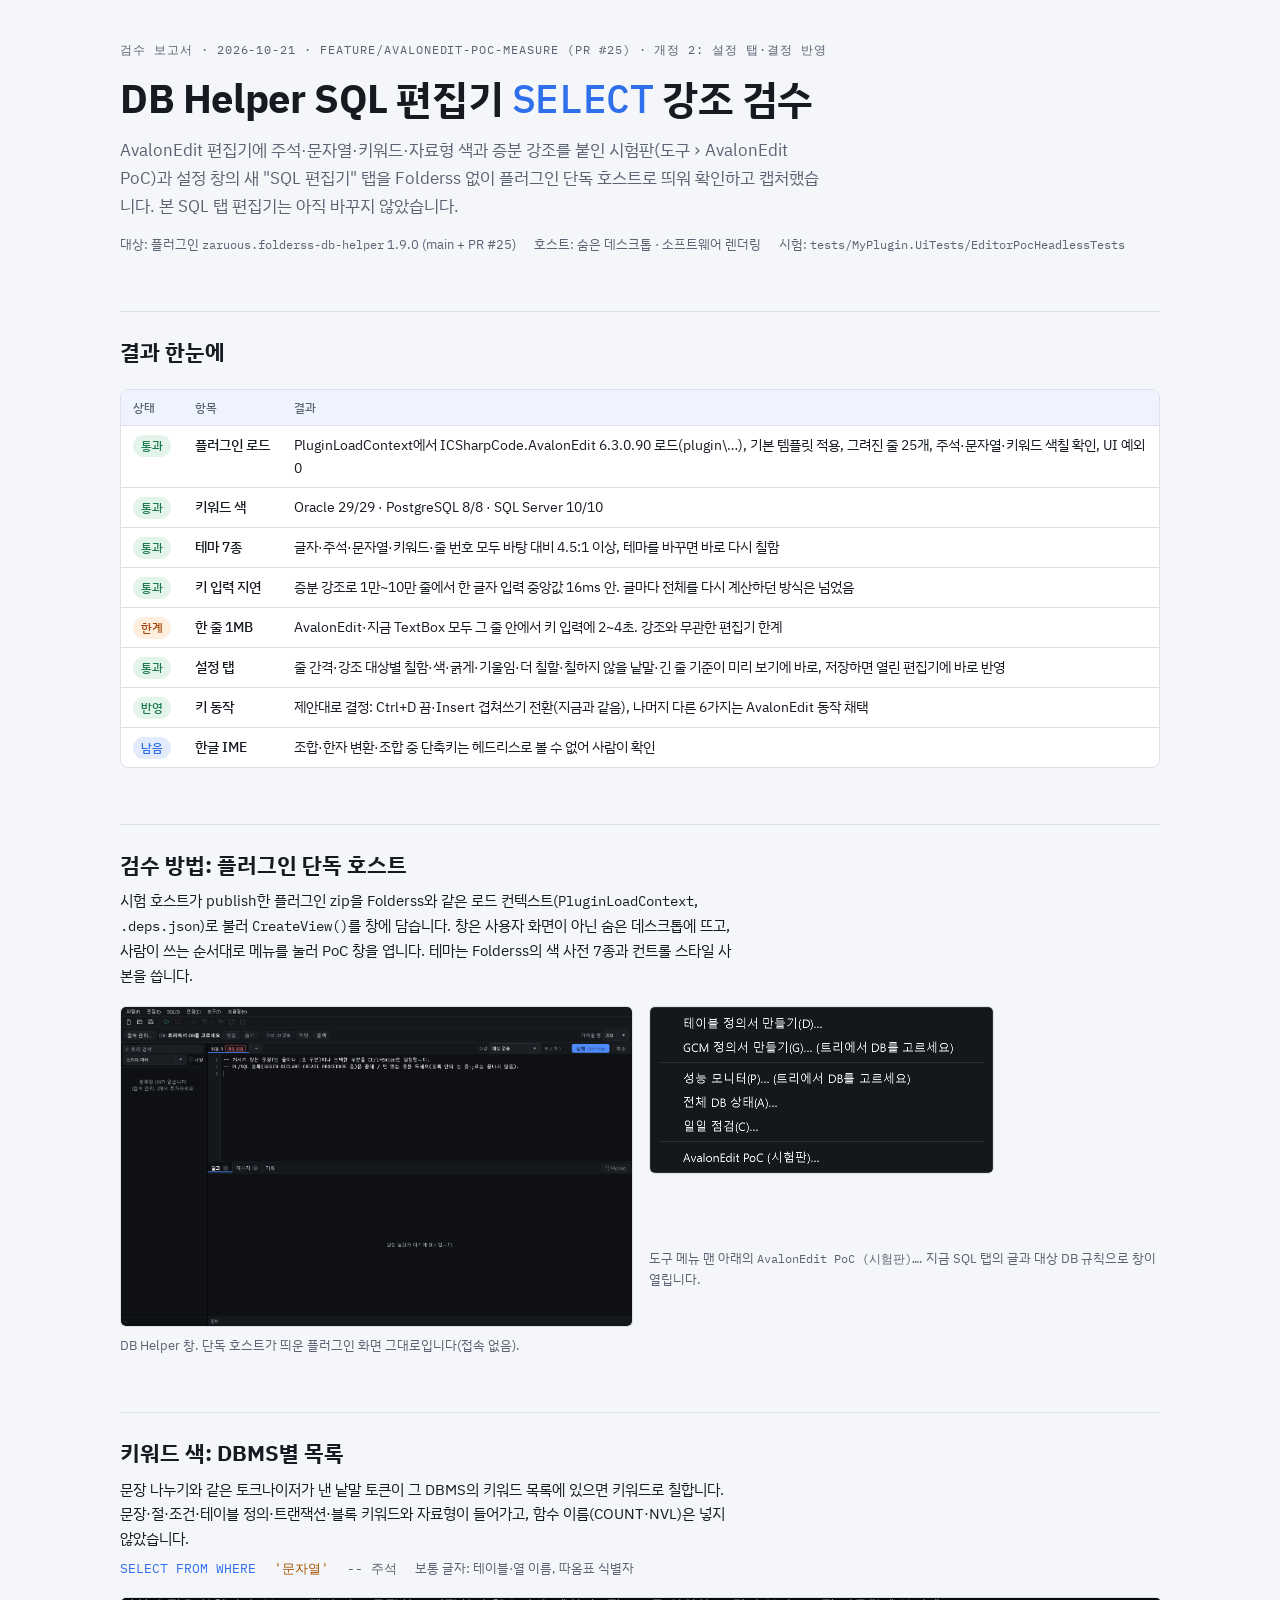
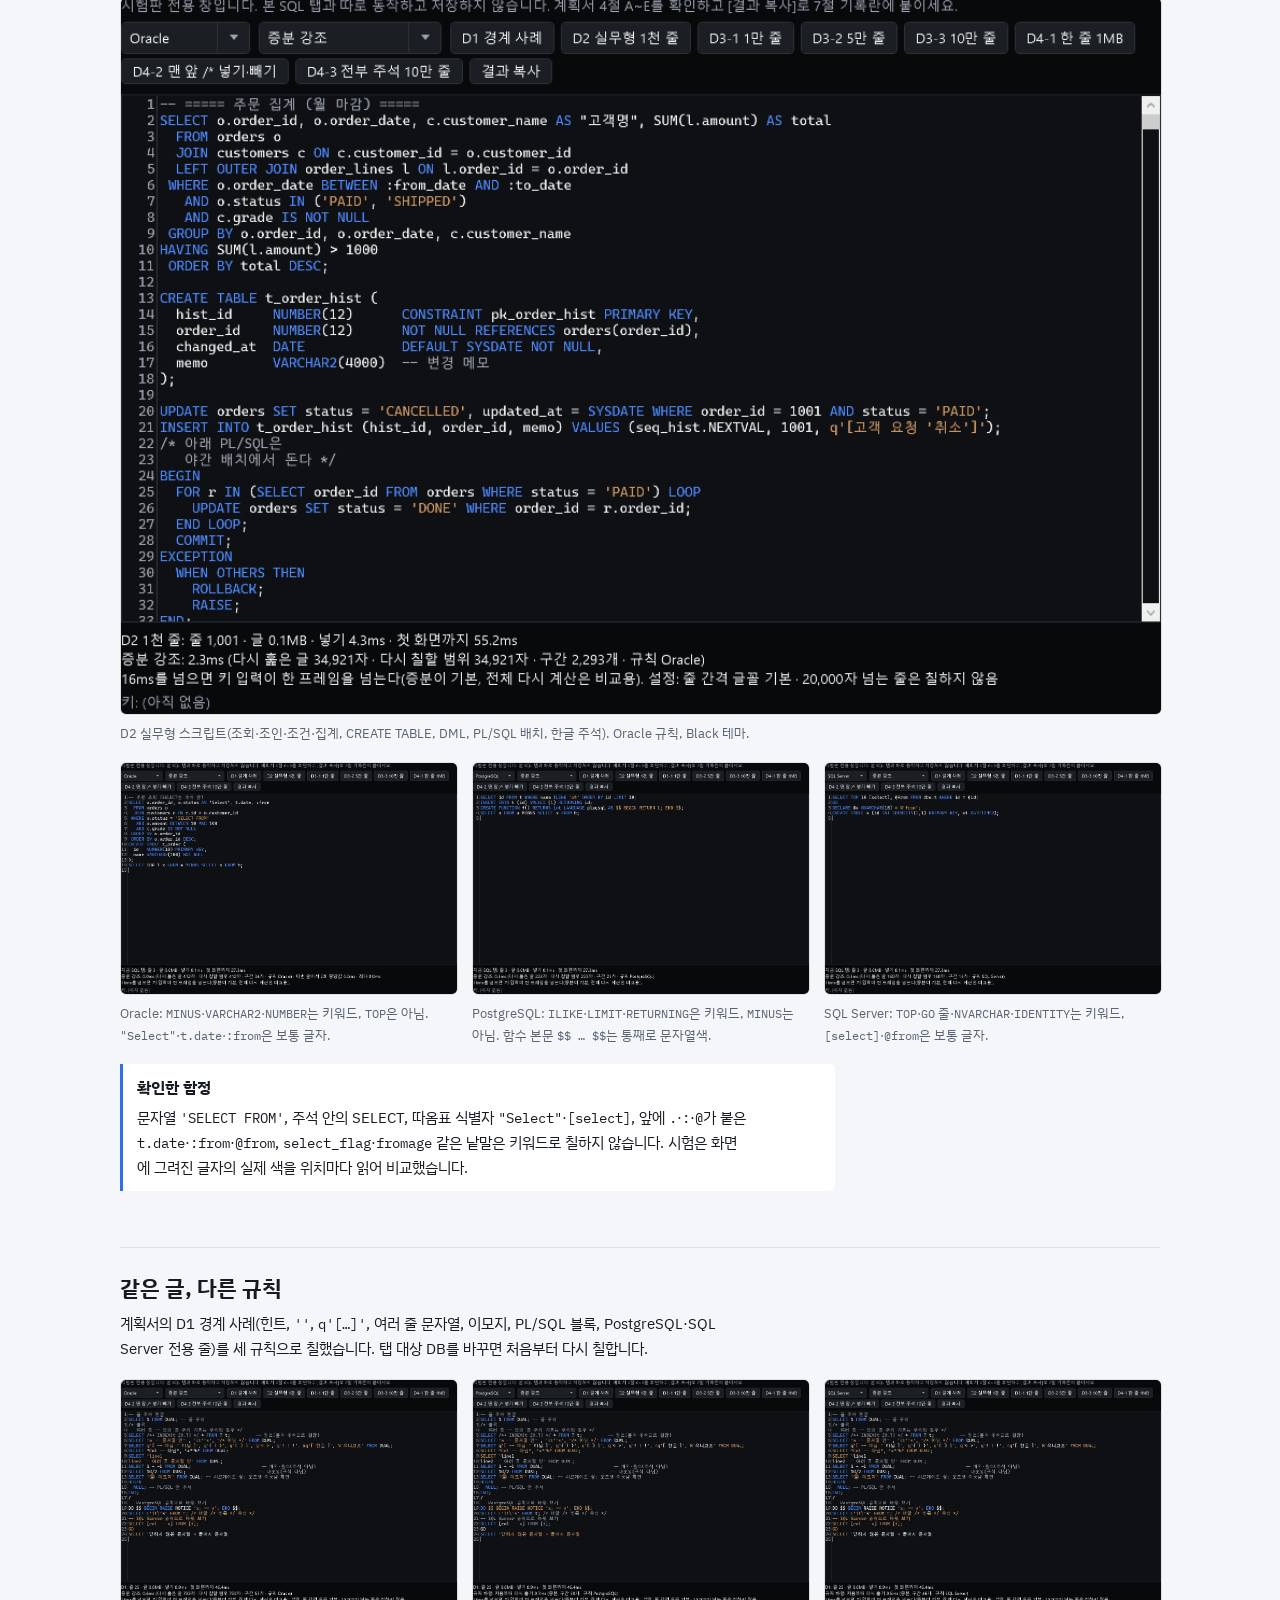
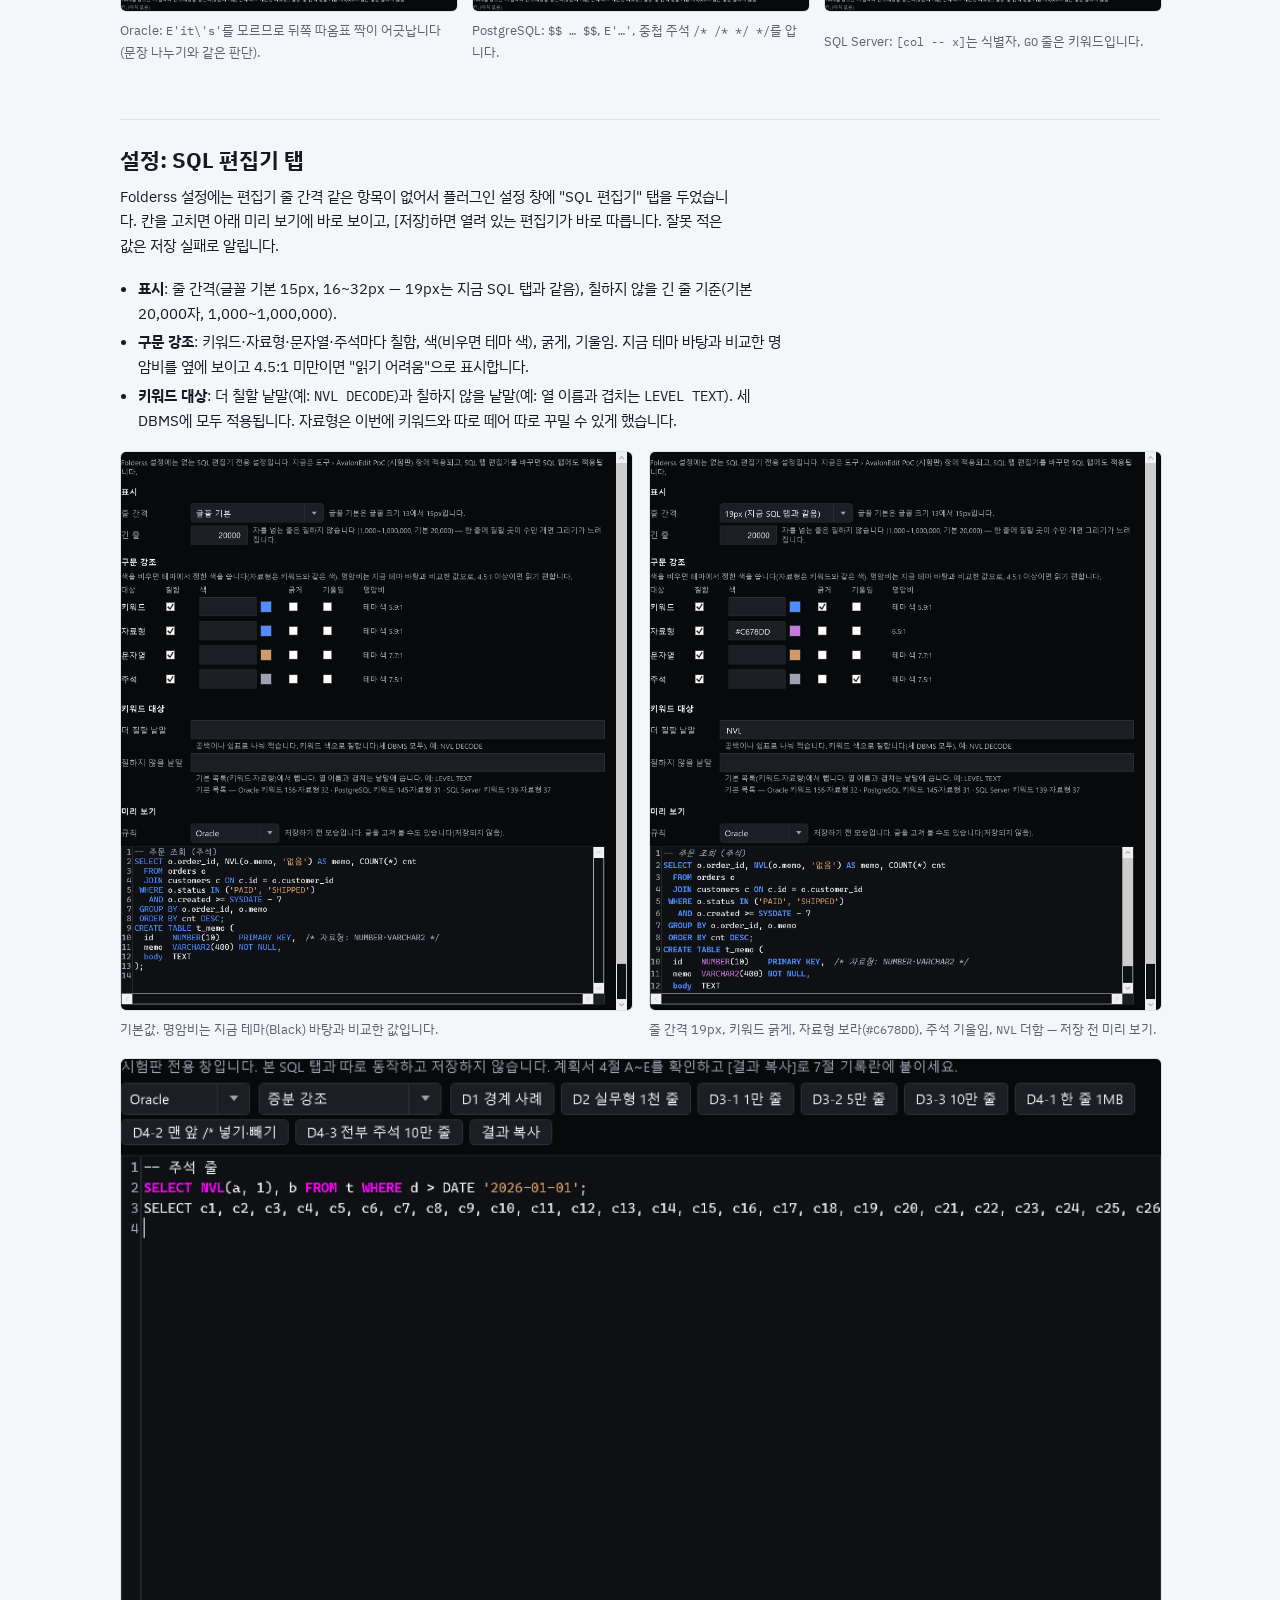
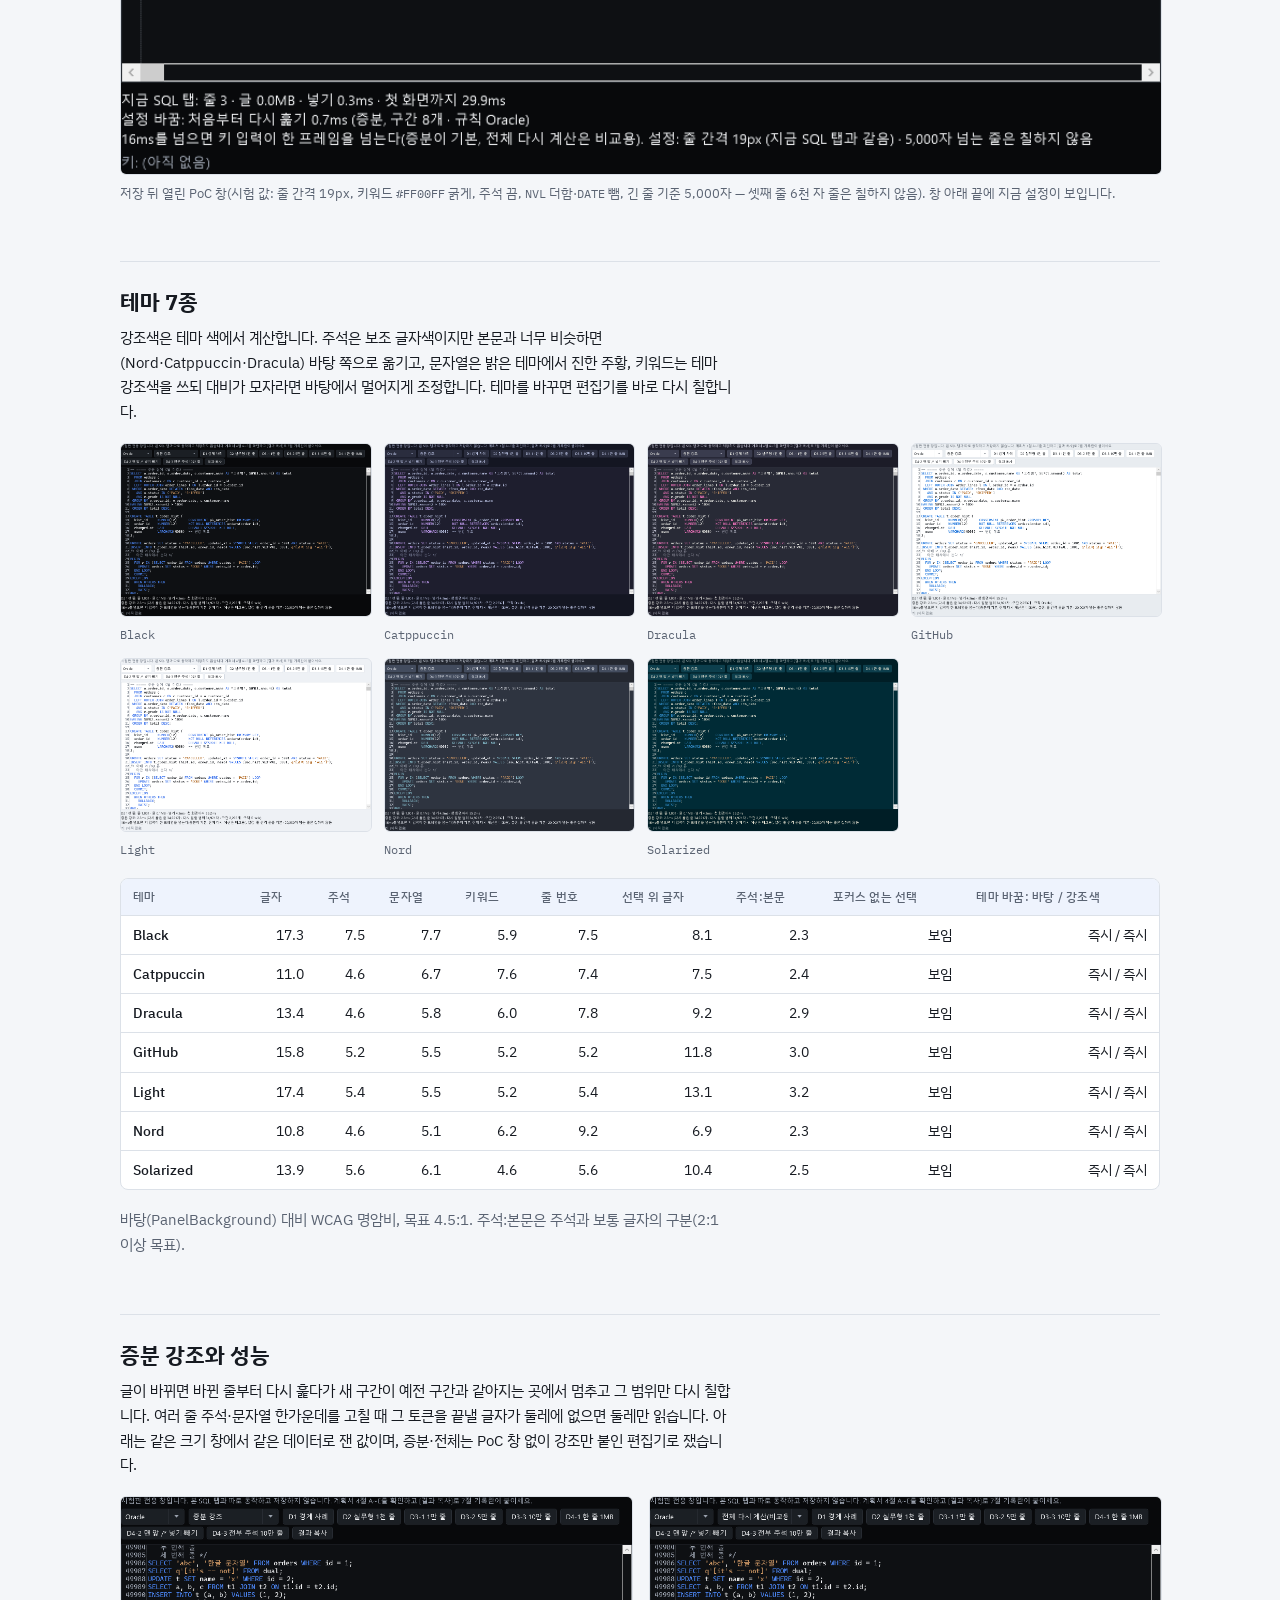
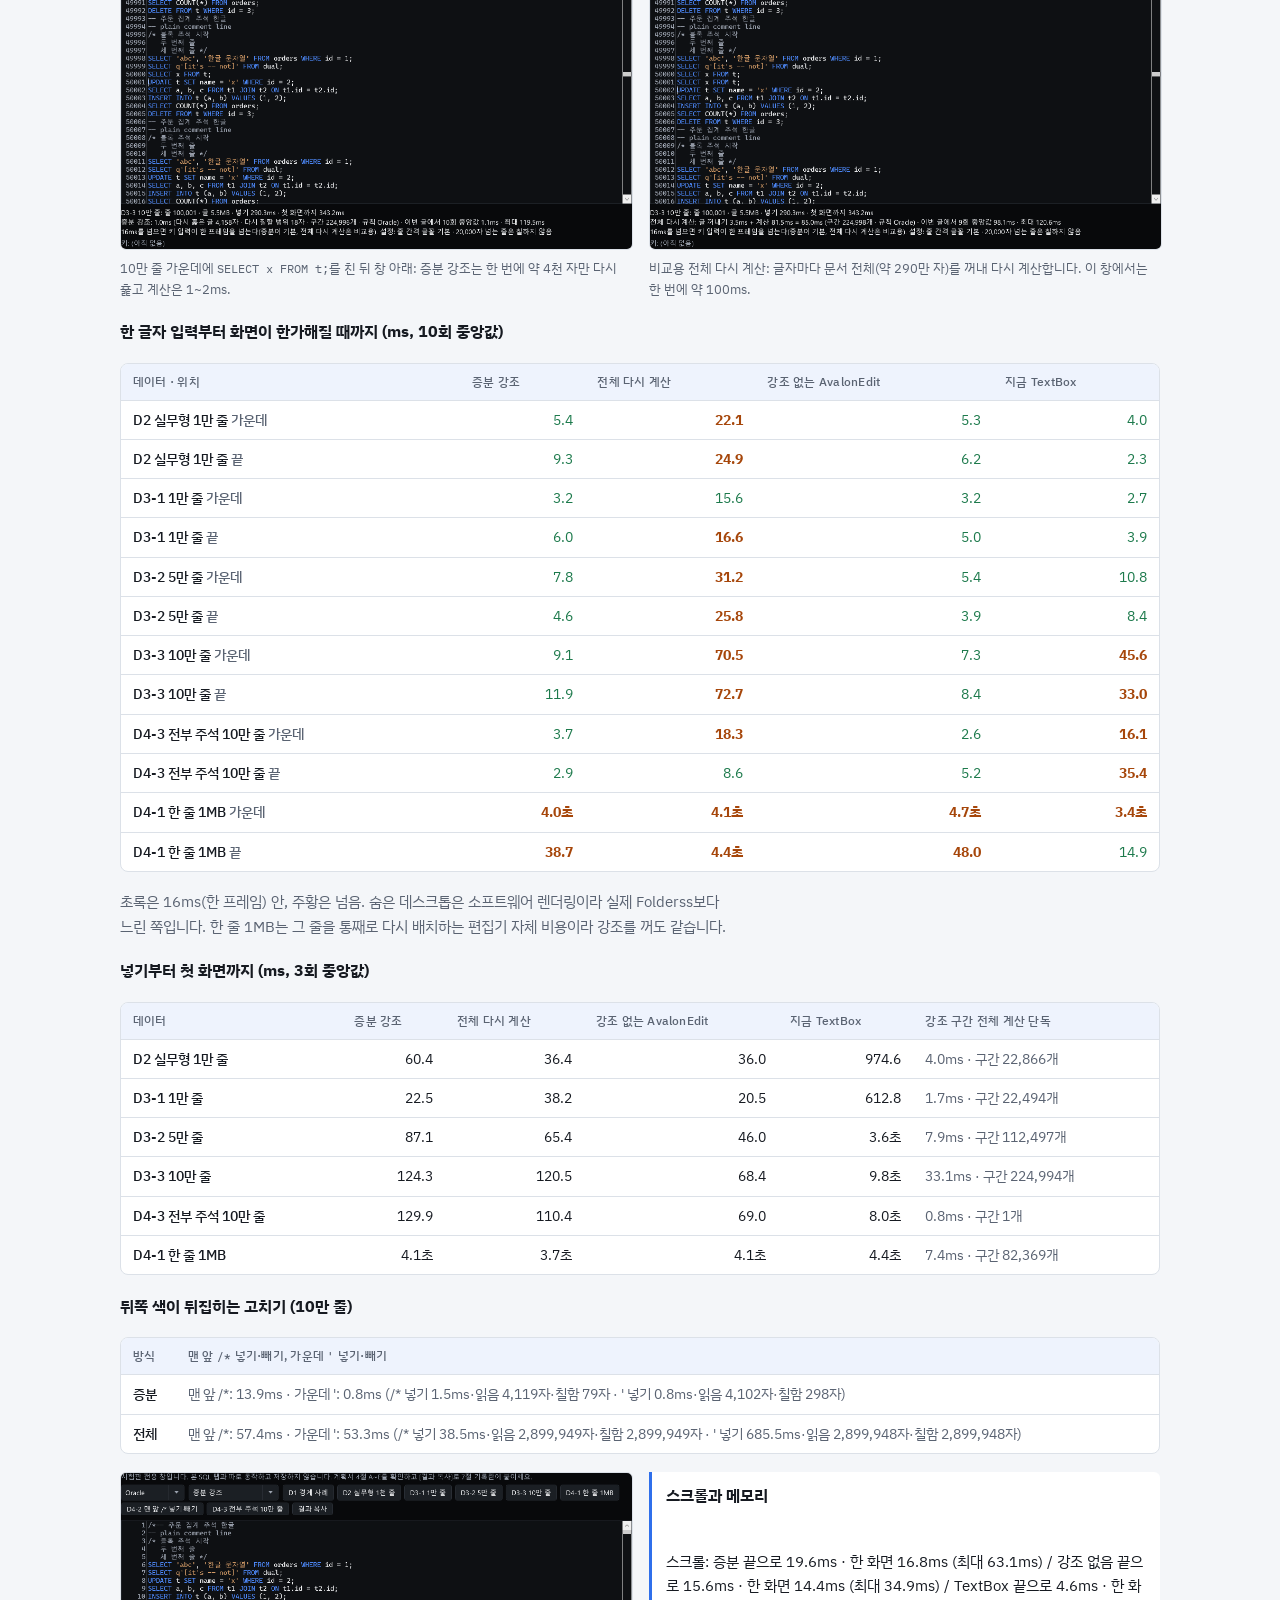
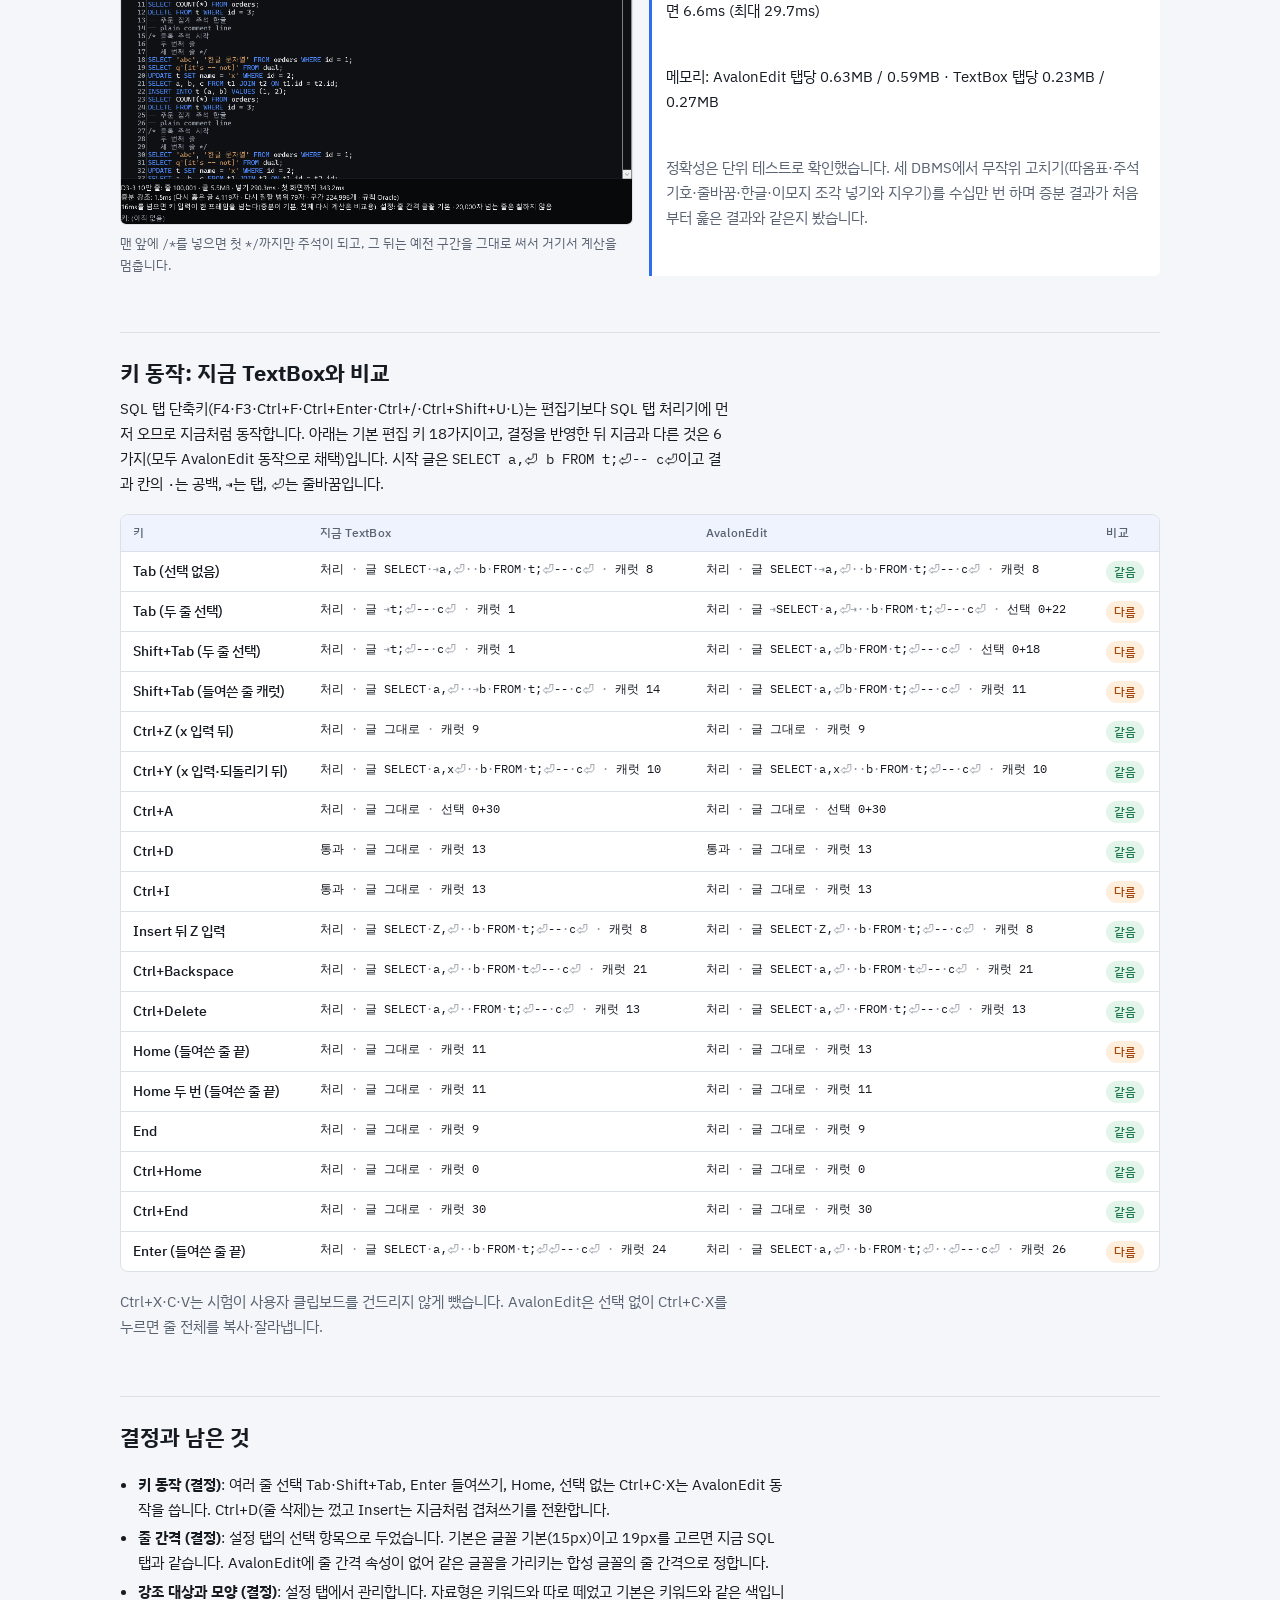
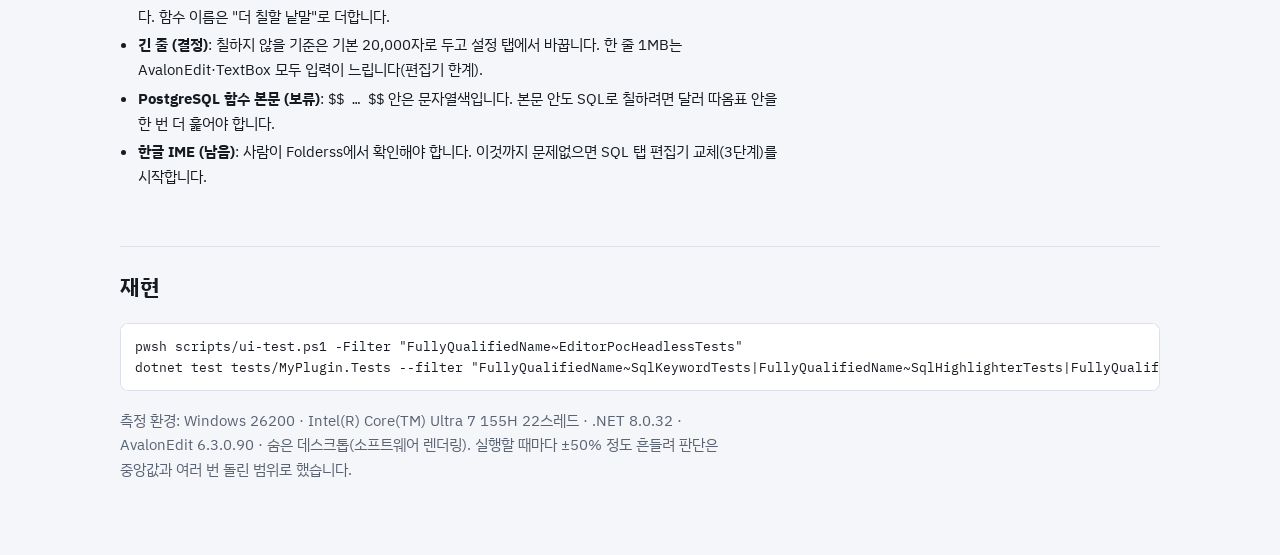
<file: docs/reports/2026-10-21-sql-editor-highlight/index.html>
<!doctype html>
<html lang="ko">
<head>
<meta charset="utf-8">
<meta name="viewport" content="width=device-width, initial-scale=1, viewport-fit=cover">
<title>DB Helper 구문 강조 검수</title>
<link rel="preconnect" href="https://fonts.googleapis.com">
<link rel="stylesheet" href="https://fonts.googleapis.com/css2?family=IBM+Plex+Mono:wght@400;500&family=IBM+Plex+Sans+KR:wght@400;500;700&display=swap">
<style>
  /* 레이아웃: 한 줄기 보고서. 편집기 캡처는 어두운 틀에 담고, 표는 각자 가로 스크롤 상자 안에 */
  :root {
    --bg: #f4f6f9;
    --surface: #ffffff;
    --ink: #161a21;
    --muted: #5a6372;
    --line: #dce1e8;
    --accent: #2f6feb;
    --string: #a65200;
    --ok: #1d7a4c;
    --ok-bg: #e3f4ea;
    --warn: #a6460a;
    --warn-bg: #fdeedd;
    --frame: #0e1013;
    --font-body: "IBM Plex Sans KR", "Malgun Gothic", "Apple SD Gothic Neo", system-ui, sans-serif;
    --font-mono: "IBM Plex Mono", Consolas, "D2Coding", ui-monospace, monospace;
  }
  @media (prefers-color-scheme: dark) {
    :root:not([data-theme="light"]) {
      --bg: #0c0e12; --surface: #141821; --ink: #e7eaf0; --muted: #98a1ae; --line: #2a303a;
      --accent: #6d9fff; --string: #e2a873; --ok: #58c792; --ok-bg: #12301f; --warn: #f2a462; --warn-bg: #3a2414; --frame: #05070a;
      color-scheme: dark;
    }
  }
  :root[data-theme="dark"] {
    --bg: #0c0e12; --surface: #141821; --ink: #e7eaf0; --muted: #98a1ae; --line: #2a303a;
    --accent: #6d9fff; --string: #e2a873; --ok: #58c792; --ok-bg: #12301f; --warn: #f2a462; --warn-bg: #3a2414; --frame: #05070a;
    color-scheme: dark;
  }
  body { background: var(--bg); color: var(--ink); font-family: var(--font-body); font-size: 15px; line-height: 1.65; }
  .page {
    max-width: 1040px; margin: 0 auto;
    padding-left: max(16px, env(safe-area-inset-left, 0px)); padding-right: max(16px, env(safe-area-inset-right, 0px));
    padding-block: 40px 72px;
    display: grid; gap: 56px;
  }
  header { display: grid; gap: 14px; }
  .eyebrow { font-family: var(--font-mono); font-size: 12px; letter-spacing: 0.08em; text-transform: uppercase; color: var(--muted); }
  h1 { font-size: clamp(28px, 4.2vw, 40px); line-height: 1.2; margin: 0; font-weight: 700; text-wrap: balance; letter-spacing: -0.01em; }
  h1 .kw { color: var(--accent); font-family: var(--font-mono); font-weight: 500; }
  h2 { font-size: 22px; margin: 0; font-weight: 700; text-wrap: balance; }
  h3 { font-size: 16px; margin: 0; font-weight: 700; }
  p { margin: 0; max-width: 68ch; }
  .lede { font-size: 17px; color: var(--muted); max-width: 70ch; }
  .meta { display: flex; flex-wrap: wrap; gap: 6px 18px; font-size: 13px; color: var(--muted); }
  .meta code, td.code, code { font-family: var(--font-mono); font-size: 0.92em; }
  section { display: grid; gap: 18px; }
  .section-head { display: grid; gap: 6px; border-top: 1px solid var(--line); padding-top: 22px; }
  ul.plain { margin: 0; padding-left: 1.2em; display: grid; gap: 4px; max-width: 72ch; }
  .tbl { overflow-x: auto; border: 1px solid var(--line); border-radius: 8px; background: var(--surface); }
  table { border-collapse: collapse; width: 100%; font-size: 13.5px; font-variant-numeric: tabular-nums; }
  th, td { text-align: left; padding: 8px 12px; border-bottom: 1px solid var(--line); vertical-align: top; }
  thead th { font-size: 12px; color: var(--muted); font-weight: 500; letter-spacing: 0.02em; background: color-mix(in srgb, var(--surface) 92%, var(--accent)); }
  tbody tr:last-child th, tbody tr:last-child td { border-bottom: none; }
  tbody th { font-weight: 500; white-space: nowrap; }
  td.num, table.nums td { text-align: right; white-space: nowrap; }
  table.nums td.note { text-align: left; white-space: normal; color: var(--muted); }
  td.ok { color: var(--ok); }
  td.over { color: var(--warn); font-weight: 700; }
  td.code { font-size: 12px; line-height: 1.5; }
  .dim, td.note { color: var(--muted); }
  .ws { color: var(--muted); opacity: 0.7; }
  .pill { display: inline-block; font-size: 12px; line-height: 1; padding: 5px 8px; border-radius: 999px; white-space: nowrap; font-weight: 500; }
  .pill-ok { color: var(--ok); background: var(--ok-bg); }
  .pill-warn { color: var(--warn); background: var(--warn-bg); }
  .pill-todo { color: var(--accent); background: color-mix(in srgb, var(--accent) 14%, transparent); }
  .summary td:first-child { width: 1%; }
  figure { margin: 0; display: grid; gap: 8px; min-width: 0; }
  figure img { display: block; width: 100%; height: auto; border-radius: 6px; border: 1px solid var(--line); background: var(--frame); }
  figure img.menu { width: auto; max-width: 100%; justify-self: start; }
  figcaption { font-size: 13px; color: var(--muted); }
  .two { display: grid; grid-template-columns: repeat(auto-fit, minmax(min(100%, 420px), 1fr)); gap: 18px; }
  .three { display: grid; grid-template-columns: repeat(auto-fit, minmax(min(100%, 300px), 1fr)); gap: 16px; }
  .thumbs { display: grid; grid-template-columns: repeat(auto-fill, minmax(min(100%, 230px), 1fr)); gap: 14px; }
  .thumb figcaption { font-family: var(--font-mono); font-size: 12px; }
  .callout { border-left: 3px solid var(--accent); padding: 10px 14px; background: var(--surface); border-radius: 0 6px 6px 0; display: grid; gap: 6px; max-width: 76ch; }
  .legend { display: flex; flex-wrap: wrap; gap: 8px 18px; font-size: 13px; }
  .swatch { font-family: var(--font-mono); }
  .swatch.kw { color: var(--accent); }
  .swatch.str { color: var(--string); }
  .swatch.cm { color: var(--muted); font-style: normal; }
  pre { margin: 0; font-family: var(--font-mono); font-size: 12.5px; background: var(--surface); border: 1px solid var(--line); border-radius: 8px; padding: 12px 14px; overflow-x: auto; }
  a { color: var(--accent); }
  :focus-visible { outline: 2px solid var(--accent); outline-offset: 2px; }
  @media (max-width: 520px) { body { font-size: 14px; } .page { gap: 44px; padding-block: 28px 56px; } }
</style>
<style>body { margin: 0; } img { max-width: 100%; }</style>
</head>
<body>

<div class="page">
  <header>
    <div class="eyebrow">검수 보고서 · 2026-10-21 · feature/avalonedit-poc-measure (PR #25) · 개정 2: 설정 탭·결정 반영</div>
    <h1>DB Helper SQL 편집기 <span class="kw">SELECT</span> 강조 검수</h1>
    <p class="lede">AvalonEdit 편집기에 주석·문자열·키워드·자료형 색과 증분 강조를 붙인 시험판(도구 › AvalonEdit PoC)과 설정 창의 새 "SQL 편집기" 탭을 Folderss 없이 플러그인 단독 호스트로 띄워 확인하고 캡처했습니다. 본 SQL 탭 편집기는 아직 바꾸지 않았습니다.</p>
    <div class="meta">
      <span>대상: 플러그인 <code>zaruous.folderss-db-helper</code> 1.9.0 (main + PR #25)</span>
      <span>호스트: 숨은 데스크톱 · 소프트웨어 렌더링</span>
      <span>시험: <code>tests/MyPlugin.UiTests/EditorPocHeadlessTests</code></span>
    </div>
  </header>

  <section aria-labelledby="s-summary">
    <div class="section-head"><h2 id="s-summary">결과 한눈에</h2></div>
    <div class="tbl">
      <table class="summary">
        <thead><tr><th>상태</th><th>항목</th><th>결과</th></tr></thead>
        <tbody>
          <tr><td><span class="pill pill-ok">통과</span></td><th scope="row">플러그인 로드</th><td>PluginLoadContext에서 ICSharpCode.AvalonEdit 6.3.0.90 로드(plugin\…), 기본 템플릿 적용, 그려진 줄 25개, 주석·문자열·키워드 색칠 확인, UI 예외 0</td></tr>
          <tr><td><span class="pill pill-ok">통과</span></td><th scope="row">키워드 색</th><td>Oracle 29/29 · PostgreSQL 8/8 · SQL Server 10/10</td></tr>
          <tr><td><span class="pill pill-ok">통과</span></td><th scope="row">테마 7종</th><td>글자·주석·문자열·키워드·줄 번호 모두 바탕 대비 4.5:1 이상, 테마를 바꾸면 바로 다시 칠함</td></tr>
          <tr><td><span class="pill pill-ok">통과</span></td><th scope="row">키 입력 지연</th><td>증분 강조로 1만~10만 줄에서 한 글자 입력 중앙값 16ms 안. 글마다 전체를 다시 계산하던 방식은 넘었음</td></tr>
          <tr><td><span class="pill pill-warn">한계</span></td><th scope="row">한 줄 1MB</th><td>AvalonEdit·지금 TextBox 모두 그 줄 안에서 키 입력에 2~4초. 강조와 무관한 편집기 한계</td></tr>
          <tr><td><span class="pill pill-ok">통과</span></td><th scope="row">설정 탭</th><td>줄 간격·강조 대상별 칠함·색·굵게·기울임·더 칠할·칠하지 않을 낱말·긴 줄 기준이 미리 보기에 바로, 저장하면 열린 편집기에 바로 반영</td></tr>
          <tr><td><span class="pill pill-ok">반영</span></td><th scope="row">키 동작</th><td>제안대로 결정: Ctrl+D 끔·Insert 겹쳐쓰기 전환(지금과 같음), 나머지 다른 6가지는 AvalonEdit 동작 채택</td></tr>
          <tr><td><span class="pill pill-todo">남음</span></td><th scope="row">한글 IME</th><td>조합·한자 변환·조합 중 단축키는 헤드리스로 볼 수 없어 사람이 확인</td></tr>
        </tbody>
      </table>
    </div>
  </section>

  <section aria-labelledby="s-host">
    <div class="section-head">
      <h2 id="s-host">검수 방법: 플러그인 단독 호스트</h2>
      <p>시험 호스트가 publish한 플러그인 zip을 Folderss와 같은 로드 컨텍스트(<code>PluginLoadContext</code>, <code>.deps.json</code>)로 불러 <code>CreateView()</code>를 창에 담습니다. 창은 사용자 화면이 아닌 숨은 데스크톱에 뜨고, 사람이 쓰는 순서대로 메뉴를 눌러 PoC 창을 엽니다. 테마는 Folderss의 색 사전 7종과 컨트롤 스타일 사본을 씁니다.</p>
    </div>
    <div class="two">
      <figure><img class="" src="img/tour-01-main.png" alt="DB Helper 창 (플러그인 단독 호스트)" loading="lazy"><figcaption>DB Helper 창. 단독 호스트가 띄운 플러그인 화면 그대로입니다(접속 없음).</figcaption></figure>
      <figure><img class="menu" src="img/tour-02-tools-menu.png" alt="도구 메뉴의 AvalonEdit PoC 항목" loading="lazy"><figcaption>도구 메뉴 맨 아래의 <code>AvalonEdit PoC (시험판)…</code>. 지금 SQL 탭의 글과 대상 DB 규칙으로 창이 열립니다.</figcaption></figure>
    </div>
  </section>

  <section aria-labelledby="s-keywords">
    <div class="section-head">
      <h2 id="s-keywords">키워드 색: DBMS별 목록</h2>
      <p>문장 나누기와 같은 토크나이저가 낸 낱말 토큰이 그 DBMS의 키워드 목록에 있으면 키워드로 칠합니다. 문장·절·조건·테이블 정의·트랜잭션·블록 키워드와 자료형이 들어가고, 함수 이름(COUNT·NVL)은 넣지 않았습니다.</p>
      <div class="legend"><span class="swatch kw">SELECT FROM WHERE</span><span class="swatch str">'문자열'</span><span class="swatch cm">-- 주석</span><span class="dim">보통 글자: 테이블·열 이름, 따옴표 식별자</span></div>
    </div>
    <figure><img class="" src="img/tour-05-d2-black.png" alt="D2 실무형 스크립트, Black 테마" loading="lazy"><figcaption>D2 실무형 스크립트(조회·조인·조건·집계, CREATE TABLE, DML, PL/SQL 배치, 한글 주석). Oracle 규칙, Black 테마.</figcaption></figure>
    <div class="three">
      <figure><img class="" src="img/poc-keywords-Oracle.png" alt="Oracle 키워드 확인 글" loading="lazy"><figcaption>Oracle: <code>MINUS</code>·<code>VARCHAR2</code>·<code>NUMBER</code>는 키워드, <code>TOP</code>은 아님. <code>"Select"</code>·<code>t.date</code>·<code>:from</code>은 보통 글자.</figcaption></figure>
      <figure><img class="" src="img/poc-keywords-PostgreSQL.png" alt="PostgreSQL 키워드 확인 글" loading="lazy"><figcaption>PostgreSQL: <code>ILIKE</code>·<code>LIMIT</code>·<code>RETURNING</code>은 키워드, <code>MINUS</code>는 아님. 함수 본문 <code>$$ … $$</code>는 통째로 문자열색.</figcaption></figure>
      <figure><img class="" src="img/poc-keywords-SQLServer.png" alt="SQL Server 키워드 확인 글" loading="lazy"><figcaption>SQL Server: <code>TOP</code>·<code>GO</code> 줄·<code>NVARCHAR</code>·<code>IDENTITY</code>는 키워드, <code>[select]</code>·<code>@from</code>은 보통 글자.</figcaption></figure>
    </div>
    <div class="callout">
      <h3>확인한 함정</h3>
      <p>문자열 <code>'SELECT FROM'</code>, 주석 안의 SELECT, 따옴표 식별자 <code>"Select"</code>·<code>[select]</code>, 앞에 <code>.</code>·<code>:</code>·<code>@</code>가 붙은 <code>t.date</code>·<code>:from</code>·<code>@from</code>, <code>select_flag</code>·<code>fromage</code> 같은 낱말은 키워드로 칠하지 않습니다. 시험은 화면에 그려진 글자의 실제 색을 위치마다 읽어 비교했습니다.</p>
    </div>
  </section>

  <section aria-labelledby="s-rules">
    <div class="section-head">
      <h2 id="s-rules">같은 글, 다른 규칙</h2>
      <p>계획서의 D1 경계 사례(힌트, <code>''</code>, <code>q'[…]'</code>, 여러 줄 문자열, 이모지, PL/SQL 블록, PostgreSQL·SQL Server 전용 줄)를 세 규칙으로 칠했습니다. 탭 대상 DB를 바꾸면 처음부터 다시 칠합니다.</p>
    </div>
    <div class="three">
      <figure><img class="" src="img/tour-03-d1-oracle.png" alt="D1 경계 사례, Oracle 규칙" loading="lazy"><figcaption>Oracle: <code>E'it\'s'</code>를 모르므로 뒤쪽 따옴표 짝이 어긋납니다(문장 나누기와 같은 판단).</figcaption></figure>
      <figure><img class="" src="img/tour-04-d1-postgresql.png" alt="D1 경계 사례, PostgreSQL 규칙" loading="lazy"><figcaption>PostgreSQL: <code>$$ … $$</code>, <code>E'…'</code>, 중첩 주석 <code>/* /* */ */</code>를 압니다.</figcaption></figure>
      <figure><img class="" src="img/tour-04-d1-sqlserver.png" alt="D1 경계 사례, SQL Server 규칙" loading="lazy"><figcaption>SQL Server: <code>[col -- x]</code>는 식별자, <code>GO</code> 줄은 키워드입니다.</figcaption></figure>
    </div>
  </section>

  <section aria-labelledby="s-settings">
    <div class="section-head">
      <h2 id="s-settings">설정: SQL 편집기 탭</h2>
      <p>Folderss 설정에는 편집기 줄 간격 같은 항목이 없어서 플러그인 설정 창에 "SQL 편집기" 탭을 두었습니다. 칸을 고치면 아래 미리 보기에 바로 보이고, [저장]하면 열려 있는 편집기가 바로 따릅니다. 잘못 적은 값은 저장 실패로 알립니다.</p>
    </div>
    <ul class="plain">
      <li><strong>표시</strong>: 줄 간격(글꼴 기본 15px, 16~32px — 19px는 지금 SQL 탭과 같음), 칠하지 않을 긴 줄 기준(기본 20,000자, 1,000~1,000,000).</li>
      <li><strong>구문 강조</strong>: 키워드·자료형·문자열·주석마다 칠함, 색(비우면 테마 색), 굵게, 기울임. 지금 테마 바탕과 비교한 명암비를 옆에 보이고 4.5:1 미만이면 "읽기 어려움"으로 표시합니다.</li>
      <li><strong>키워드 대상</strong>: 더 칠할 낱말(예: <code>NVL DECODE</code>)과 칠하지 않을 낱말(예: 열 이름과 겹치는 <code>LEVEL TEXT</code>). 세 DBMS에 모두 적용됩니다. 자료형은 이번에 키워드와 따로 떼어 따로 꾸밀 수 있게 했습니다.</li>
    </ul>
    <div class="two">
      <figure><img class="" src="img/tour-10-settings.png" alt="설정 SQL 편집기 탭(기본값)" loading="lazy"><figcaption>기본값. 명암비는 지금 테마(Black) 바탕과 비교한 값입니다.</figcaption></figure>
      <figure><img class="" src="img/tour-11-settings-custom.png" alt="설정 SQL 편집기 탭에서 값을 바꾼 미리 보기" loading="lazy"><figcaption>줄 간격 19px, 키워드 굵게, 자료형 보라(<code>#C678DD</code>), 주석 기울임, <code>NVL</code> 더함 — 저장 전 미리 보기.</figcaption></figure>
    </div>
    <figure><img class="" src="img/settings-3-poc-after-save.png" alt="저장 뒤 열린 PoC 창" loading="lazy"><figcaption>저장 뒤 열린 PoC 창(시험 값: 줄 간격 19px, 키워드 <code>#FF00FF</code> 굵게, 주석 끔, <code>NVL</code> 더함·<code>DATE</code> 뺌, 긴 줄 기준 5,000자 — 셋째 줄 6천 자 줄은 칠하지 않음). 창 아래 끝에 지금 설정이 보입니다.</figcaption></figure>
  </section>

  <section aria-labelledby="s-themes">
    <div class="section-head">
      <h2 id="s-themes">테마 7종</h2>
      <p>강조색은 테마 색에서 계산합니다. 주석은 보조 글자색이지만 본문과 너무 비슷하면(Nord·Catppuccin·Dracula) 바탕 쪽으로 옮기고, 문자열은 밝은 테마에서 진한 주황, 키워드는 테마 강조색을 쓰되 대비가 모자라면 바탕에서 멀어지게 조정합니다. 테마를 바꾸면 편집기를 바로 다시 칠합니다.</p>
    </div>
    <div class="thumbs">
<figure class="thumb"><img class="" src="img/tour-05-d2-black.png" alt="Black 테마의 D2 실무형 스크립트" loading="lazy"><figcaption>Black</figcaption></figure>
<figure class="thumb"><img class="" src="img/tour-06-d2-catppuccin.png" alt="Catppuccin 테마의 D2 실무형 스크립트" loading="lazy"><figcaption>Catppuccin</figcaption></figure>
<figure class="thumb"><img class="" src="img/tour-06-d2-dracula.png" alt="Dracula 테마의 D2 실무형 스크립트" loading="lazy"><figcaption>Dracula</figcaption></figure>
<figure class="thumb"><img class="" src="img/tour-06-d2-github.png" alt="GitHub 테마의 D2 실무형 스크립트" loading="lazy"><figcaption>GitHub</figcaption></figure>
<figure class="thumb"><img class="" src="img/tour-06-d2-light.png" alt="Light 테마의 D2 실무형 스크립트" loading="lazy"><figcaption>Light</figcaption></figure>
<figure class="thumb"><img class="" src="img/tour-06-d2-nord.png" alt="Nord 테마의 D2 실무형 스크립트" loading="lazy"><figcaption>Nord</figcaption></figure>
<figure class="thumb"><img class="" src="img/tour-06-d2-solarized.png" alt="Solarized 테마의 D2 실무형 스크립트" loading="lazy"><figcaption>Solarized</figcaption></figure>
    </div>
    <div class="tbl">
      <table class="nums">
        <thead><tr><th>테마</th><th>글자</th><th>주석</th><th>문자열</th><th>키워드</th><th>줄 번호</th><th>선택 위 글자</th><th>주석:본문</th><th>포커스 없는 선택</th><th>테마 바꿈: 바탕 / 강조색</th></tr></thead>
        <tbody>
<tr><th scope="row">Black</th><td>17.3</td><td>7.5</td><td>7.7</td><td>5.9</td><td>7.5</td><td>8.1</td><td>2.3</td><td>보임</td><td>즉시 / 즉시</td></tr>
<tr><th scope="row">Catppuccin</th><td>11.0</td><td>4.6</td><td>6.7</td><td>7.6</td><td>7.4</td><td>7.5</td><td>2.4</td><td>보임</td><td>즉시 / 즉시</td></tr>
<tr><th scope="row">Dracula</th><td>13.4</td><td>4.6</td><td>5.8</td><td>6.0</td><td>7.8</td><td>9.2</td><td>2.9</td><td>보임</td><td>즉시 / 즉시</td></tr>
<tr><th scope="row">GitHub</th><td>15.8</td><td>5.2</td><td>5.5</td><td>5.2</td><td>5.2</td><td>11.8</td><td>3.0</td><td>보임</td><td>즉시 / 즉시</td></tr>
<tr><th scope="row">Light</th><td>17.4</td><td>5.4</td><td>5.5</td><td>5.2</td><td>5.4</td><td>13.1</td><td>3.2</td><td>보임</td><td>즉시 / 즉시</td></tr>
<tr><th scope="row">Nord</th><td>10.8</td><td>4.6</td><td>5.1</td><td>6.2</td><td>9.2</td><td>6.9</td><td>2.3</td><td>보임</td><td>즉시 / 즉시</td></tr>
<tr><th scope="row">Solarized</th><td>13.9</td><td>5.6</td><td>6.1</td><td>4.6</td><td>5.6</td><td>10.4</td><td>2.5</td><td>보임</td><td>즉시 / 즉시</td></tr>
        </tbody>
      </table>
    </div>
    <p class="dim">바탕(PanelBackground) 대비 WCAG 명암비, 목표 4.5:1. 주석:본문은 주석과 보통 글자의 구분(2:1 이상 목표).</p>
  </section>

  <section aria-labelledby="s-perf">
    <div class="section-head">
      <h2 id="s-perf">증분 강조와 성능</h2>
      <p>글이 바뀌면 바뀐 줄부터 다시 훑다가 새 구간이 예전 구간과 같아지는 곳에서 멈추고 그 범위만 다시 칠합니다. 여러 줄 주석·문자열 한가운데를 고칠 때 그 토큰을 끝낼 글자가 둘레에 없으면 둘레만 읽습니다. 아래는 같은 크기 창에서 같은 데이터로 잰 값이며, 증분·전체는 PoC 창 없이 강조만 붙인 편집기로 쟀습니다.</p>
    </div>
    <div class="two">
      <figure><img class="" src="img/tour-07-incremental.png" alt="10만 줄에서 친 뒤 증분 강조 측정 글" loading="lazy"><figcaption>10만 줄 가운데에 <code>SELECT x FROM t;</code>를 친 뒤 창 아래: 증분 강조는 한 번에 약 4천 자만 다시 훑고 계산은 1~2ms.</figcaption></figure>
      <figure><img class="" src="img/tour-08-full.png" alt="10만 줄에서 친 뒤 전체 다시 계산 측정 글" loading="lazy"><figcaption>비교용 전체 다시 계산: 글자마다 문서 전체(약 290만 자)를 꺼내 다시 계산합니다. 이 창에서는 한 번에 약 100ms.</figcaption></figure>
    </div>
    <h3>한 글자 입력부터 화면이 한가해질 때까지 (ms, 10회 중앙값)</h3>
    <div class="tbl">
      <table class="nums">
        <thead><tr><th>데이터 · 위치</th><th>증분 강조</th><th>전체 다시 계산</th><th>강조 없는 AvalonEdit</th><th>지금 TextBox</th></tr></thead>
        <tbody>
<tr><th scope="row">D2 실무형 1만 줄 <span class="dim">가운데</span></th><td class="ok">5.4</td><td class="over">22.1</td><td class="ok">5.3</td><td class="ok">4.0</td></tr>
<tr><th scope="row">D2 실무형 1만 줄 <span class="dim">끝</span></th><td class="ok">9.3</td><td class="over">24.9</td><td class="ok">6.2</td><td class="ok">2.3</td></tr>
<tr><th scope="row">D3-1 1만 줄 <span class="dim">가운데</span></th><td class="ok">3.2</td><td class="ok">15.6</td><td class="ok">3.2</td><td class="ok">2.7</td></tr>
<tr><th scope="row">D3-1 1만 줄 <span class="dim">끝</span></th><td class="ok">6.0</td><td class="over">16.6</td><td class="ok">5.0</td><td class="ok">3.9</td></tr>
<tr><th scope="row">D3-2 5만 줄 <span class="dim">가운데</span></th><td class="ok">7.8</td><td class="over">31.2</td><td class="ok">5.4</td><td class="ok">10.8</td></tr>
<tr><th scope="row">D3-2 5만 줄 <span class="dim">끝</span></th><td class="ok">4.6</td><td class="over">25.8</td><td class="ok">3.9</td><td class="ok">8.4</td></tr>
<tr><th scope="row">D3-3 10만 줄 <span class="dim">가운데</span></th><td class="ok">9.1</td><td class="over">70.5</td><td class="ok">7.3</td><td class="over">45.6</td></tr>
<tr><th scope="row">D3-3 10만 줄 <span class="dim">끝</span></th><td class="ok">11.9</td><td class="over">72.7</td><td class="ok">8.4</td><td class="over">33.0</td></tr>
<tr><th scope="row">D4-3 전부 주석 10만 줄 <span class="dim">가운데</span></th><td class="ok">3.7</td><td class="over">18.3</td><td class="ok">2.6</td><td class="over">16.1</td></tr>
<tr><th scope="row">D4-3 전부 주석 10만 줄 <span class="dim">끝</span></th><td class="ok">2.9</td><td class="ok">8.6</td><td class="ok">5.2</td><td class="over">35.4</td></tr>
<tr><th scope="row">D4-1 한 줄 1MB <span class="dim">가운데</span></th><td class="over">4.0초</td><td class="over">4.1초</td><td class="over">4.7초</td><td class="over">3.4초</td></tr>
<tr><th scope="row">D4-1 한 줄 1MB <span class="dim">끝</span></th><td class="over">38.7</td><td class="over">4.4초</td><td class="over">48.0</td><td class="ok">14.9</td></tr>
        </tbody>
      </table>
    </div>
    <p class="dim">초록은 16ms(한 프레임) 안, 주황은 넘음. 숨은 데스크톱은 소프트웨어 렌더링이라 실제 Folderss보다 느린 쪽입니다. 한 줄 1MB는 그 줄을 통째로 다시 배치하는 편집기 자체 비용이라 강조를 꺼도 같습니다.</p>
    <h3>넣기부터 첫 화면까지 (ms, 3회 중앙값)</h3>
    <div class="tbl">
      <table class="nums">
        <thead><tr><th>데이터</th><th>증분 강조</th><th>전체 다시 계산</th><th>강조 없는 AvalonEdit</th><th>지금 TextBox</th><th>강조 구간 전체 계산 단독</th></tr></thead>
        <tbody>
<tr><th scope="row">D2 실무형 1만 줄</th><td>60.4</td><td>36.4</td><td>36.0</td><td>974.6</td><td class="note">4.0ms · 구간 22,866개</td></tr>
<tr><th scope="row">D3-1 1만 줄</th><td>22.5</td><td>38.2</td><td>20.5</td><td>612.8</td><td class="note">1.7ms · 구간 22,494개</td></tr>
<tr><th scope="row">D3-2 5만 줄</th><td>87.1</td><td>65.4</td><td>46.0</td><td>3.6초</td><td class="note">7.9ms · 구간 112,497개</td></tr>
<tr><th scope="row">D3-3 10만 줄</th><td>124.3</td><td>120.5</td><td>68.4</td><td>9.8초</td><td class="note">33.1ms · 구간 224,994개</td></tr>
<tr><th scope="row">D4-3 전부 주석 10만 줄</th><td>129.9</td><td>110.4</td><td>69.0</td><td>8.0초</td><td class="note">0.8ms · 구간 1개</td></tr>
<tr><th scope="row">D4-1 한 줄 1MB</th><td>4.1초</td><td>3.7초</td><td>4.1초</td><td>4.4초</td><td class="note">7.4ms · 구간 82,369개</td></tr>
        </tbody>
      </table>
    </div>
    <h3>뒤쪽 색이 뒤집히는 고치기 (10만 줄)</h3>
    <div class="tbl">
      <table class="nums">
        <thead><tr><th>방식</th><th>맨 앞 <code>/*</code> 넣기·빼기, 가운데 <code>'</code> 넣기·빼기</th></tr></thead>
        <tbody>
<tr><th scope="row">증분</th><td class="note">맨 앞 /*: 13.9ms · 가운데 &#x27;: 0.8ms (/* 넣기 1.5ms·읽음 4,119자·칠함 79자 · &#x27; 넣기 0.8ms·읽음 4,102자·칠함 298자)</td></tr><tr><th scope="row">전체</th><td class="note">맨 앞 /*: 57.4ms · 가운데 &#x27;: 53.3ms (/* 넣기 38.5ms·읽음 2,899,949자·칠함 2,899,949자 · &#x27; 넣기 685.5ms·읽음 2,899,948자·칠함 2,899,948자)</td></tr>
        </tbody>
      </table>
    </div>
    <div class="two">
      <figure><img class="" src="img/tour-09-d42-leading-comment.png" alt="맨 앞에 /* 를 넣은 모습" loading="lazy"><figcaption>맨 앞에 <code>/*</code>를 넣으면 첫 <code>*/</code>까지만 주석이 되고, 그 뒤는 예전 구간을 그대로 써서 거기서 계산을 멈춥니다.</figcaption></figure>
      <div class="callout">
        <h3>스크롤과 메모리</h3>
        <p>스크롤: 증분 끝으로 19.6ms · 한 화면 16.8ms (최대 63.1ms) / 강조 없음 끝으로 15.6ms · 한 화면 14.4ms (최대 34.9ms) / TextBox 끝으로 4.6ms · 한 화면 6.6ms (최대 29.7ms)</p>
        <p>메모리: AvalonEdit 탭당 0.63MB / 0.59MB · TextBox 탭당 0.23MB / 0.27MB</p>
        <p class="dim">정확성은 단위 테스트로 확인했습니다. 세 DBMS에서 무작위 고치기(따옴표·주석 기호·줄바꿈·한글·이모지 조각 넣기와 지우기)를 수십만 번 하며 증분 결과가 처음부터 훑은 결과와 같은지 봤습니다.</p>
      </div>
    </div>
  </section>

  <section aria-labelledby="s-keys">
    <div class="section-head">
      <h2 id="s-keys">키 동작: 지금 TextBox와 비교</h2>
      <p>SQL 탭 단축키(F4·F3·Ctrl+F·Ctrl+Enter·Ctrl+/·Ctrl+Shift+U·L)는 편집기보다 SQL 탭 처리기에 먼저 오므로 지금처럼 동작합니다. 아래는 기본 편집 키 18가지이고, 결정을 반영한 뒤 지금과 다른 것은 6가지(모두 AvalonEdit 동작으로 채택)입니다. 시작 글은 <code>SELECT a,⏎  b FROM t;⏎-- c⏎</code>이고 결과 칸의 <code>·</code>는 공백, <code>⇥</code>는 탭, <code>⏎</code>는 줄바꿈입니다.</p>
    </div>
    <div class="tbl">
      <table>
        <thead><tr><th>키</th><th>지금 TextBox</th><th>AvalonEdit</th><th>비교</th></tr></thead>
        <tbody>
<tr><th scope="row">Tab (선택 없음)</th><td class="code">처리 <span class="ws">·</span> 글 SELECT<span class="ws">·</span><span class="ws">⇥</span>a,<span class="ws">⏎</span><span class="ws">·</span><span class="ws">·</span>b<span class="ws">·</span>FROM<span class="ws">·</span>t;<span class="ws">⏎</span>--<span class="ws">·</span>c<span class="ws">⏎</span> <span class="ws">·</span> 캐럿 8</td><td class="code">처리 <span class="ws">·</span> 글 SELECT<span class="ws">·</span><span class="ws">⇥</span>a,<span class="ws">⏎</span><span class="ws">·</span><span class="ws">·</span>b<span class="ws">·</span>FROM<span class="ws">·</span>t;<span class="ws">⏎</span>--<span class="ws">·</span>c<span class="ws">⏎</span> <span class="ws">·</span> 캐럿 8</td><td><span class="pill pill-ok">같음</span></td></tr>
<tr><th scope="row">Tab (두 줄 선택)</th><td class="code">처리 <span class="ws">·</span> 글 <span class="ws">⇥</span>t;<span class="ws">⏎</span>--<span class="ws">·</span>c<span class="ws">⏎</span> <span class="ws">·</span> 캐럿 1</td><td class="code">처리 <span class="ws">·</span> 글 <span class="ws">⇥</span>SELECT<span class="ws">·</span>a,<span class="ws">⏎</span><span class="ws">⇥</span><span class="ws">·</span><span class="ws">·</span>b<span class="ws">·</span>FROM<span class="ws">·</span>t;<span class="ws">⏎</span>--<span class="ws">·</span>c<span class="ws">⏎</span> <span class="ws">·</span> 선택 0+22</td><td><span class="pill pill-warn">다름</span></td></tr>
<tr><th scope="row">Shift+Tab (두 줄 선택)</th><td class="code">처리 <span class="ws">·</span> 글 <span class="ws">⇥</span>t;<span class="ws">⏎</span>--<span class="ws">·</span>c<span class="ws">⏎</span> <span class="ws">·</span> 캐럿 1</td><td class="code">처리 <span class="ws">·</span> 글 SELECT<span class="ws">·</span>a,<span class="ws">⏎</span>b<span class="ws">·</span>FROM<span class="ws">·</span>t;<span class="ws">⏎</span>--<span class="ws">·</span>c<span class="ws">⏎</span> <span class="ws">·</span> 선택 0+18</td><td><span class="pill pill-warn">다름</span></td></tr>
<tr><th scope="row">Shift+Tab (들여쓴 줄 캐럿)</th><td class="code">처리 <span class="ws">·</span> 글 SELECT<span class="ws">·</span>a,<span class="ws">⏎</span><span class="ws">·</span><span class="ws">·</span><span class="ws">⇥</span>b<span class="ws">·</span>FROM<span class="ws">·</span>t;<span class="ws">⏎</span>--<span class="ws">·</span>c<span class="ws">⏎</span> <span class="ws">·</span> 캐럿 14</td><td class="code">처리 <span class="ws">·</span> 글 SELECT<span class="ws">·</span>a,<span class="ws">⏎</span>b<span class="ws">·</span>FROM<span class="ws">·</span>t;<span class="ws">⏎</span>--<span class="ws">·</span>c<span class="ws">⏎</span> <span class="ws">·</span> 캐럿 11</td><td><span class="pill pill-warn">다름</span></td></tr>
<tr><th scope="row">Ctrl+Z (x 입력 뒤)</th><td class="code">처리 <span class="ws">·</span> 글 그대로 <span class="ws">·</span> 캐럿 9</td><td class="code">처리 <span class="ws">·</span> 글 그대로 <span class="ws">·</span> 캐럿 9</td><td><span class="pill pill-ok">같음</span></td></tr>
<tr><th scope="row">Ctrl+Y (x 입력·되돌리기 뒤)</th><td class="code">처리 <span class="ws">·</span> 글 SELECT<span class="ws">·</span>a,x<span class="ws">⏎</span><span class="ws">·</span><span class="ws">·</span>b<span class="ws">·</span>FROM<span class="ws">·</span>t;<span class="ws">⏎</span>--<span class="ws">·</span>c<span class="ws">⏎</span> <span class="ws">·</span> 캐럿 10</td><td class="code">처리 <span class="ws">·</span> 글 SELECT<span class="ws">·</span>a,x<span class="ws">⏎</span><span class="ws">·</span><span class="ws">·</span>b<span class="ws">·</span>FROM<span class="ws">·</span>t;<span class="ws">⏎</span>--<span class="ws">·</span>c<span class="ws">⏎</span> <span class="ws">·</span> 캐럿 10</td><td><span class="pill pill-ok">같음</span></td></tr>
<tr><th scope="row">Ctrl+A</th><td class="code">처리 <span class="ws">·</span> 글 그대로 <span class="ws">·</span> 선택 0+30</td><td class="code">처리 <span class="ws">·</span> 글 그대로 <span class="ws">·</span> 선택 0+30</td><td><span class="pill pill-ok">같음</span></td></tr>
<tr><th scope="row">Ctrl+D</th><td class="code">통과 <span class="ws">·</span> 글 그대로 <span class="ws">·</span> 캐럿 13</td><td class="code">통과 <span class="ws">·</span> 글 그대로 <span class="ws">·</span> 캐럿 13</td><td><span class="pill pill-ok">같음</span></td></tr>
<tr><th scope="row">Ctrl+I</th><td class="code">통과 <span class="ws">·</span> 글 그대로 <span class="ws">·</span> 캐럿 13</td><td class="code">처리 <span class="ws">·</span> 글 그대로 <span class="ws">·</span> 캐럿 13</td><td><span class="pill pill-warn">다름</span></td></tr>
<tr><th scope="row">Insert 뒤 Z 입력</th><td class="code">처리 <span class="ws">·</span> 글 SELECT<span class="ws">·</span>Z,<span class="ws">⏎</span><span class="ws">·</span><span class="ws">·</span>b<span class="ws">·</span>FROM<span class="ws">·</span>t;<span class="ws">⏎</span>--<span class="ws">·</span>c<span class="ws">⏎</span> <span class="ws">·</span> 캐럿 8</td><td class="code">처리 <span class="ws">·</span> 글 SELECT<span class="ws">·</span>Z,<span class="ws">⏎</span><span class="ws">·</span><span class="ws">·</span>b<span class="ws">·</span>FROM<span class="ws">·</span>t;<span class="ws">⏎</span>--<span class="ws">·</span>c<span class="ws">⏎</span> <span class="ws">·</span> 캐럿 8</td><td><span class="pill pill-ok">같음</span></td></tr>
<tr><th scope="row">Ctrl+Backspace</th><td class="code">처리 <span class="ws">·</span> 글 SELECT<span class="ws">·</span>a,<span class="ws">⏎</span><span class="ws">·</span><span class="ws">·</span>b<span class="ws">·</span>FROM<span class="ws">·</span>t<span class="ws">⏎</span>--<span class="ws">·</span>c<span class="ws">⏎</span> <span class="ws">·</span> 캐럿 21</td><td class="code">처리 <span class="ws">·</span> 글 SELECT<span class="ws">·</span>a,<span class="ws">⏎</span><span class="ws">·</span><span class="ws">·</span>b<span class="ws">·</span>FROM<span class="ws">·</span>t<span class="ws">⏎</span>--<span class="ws">·</span>c<span class="ws">⏎</span> <span class="ws">·</span> 캐럿 21</td><td><span class="pill pill-ok">같음</span></td></tr>
<tr><th scope="row">Ctrl+Delete</th><td class="code">처리 <span class="ws">·</span> 글 SELECT<span class="ws">·</span>a,<span class="ws">⏎</span><span class="ws">·</span><span class="ws">·</span>FROM<span class="ws">·</span>t;<span class="ws">⏎</span>--<span class="ws">·</span>c<span class="ws">⏎</span> <span class="ws">·</span> 캐럿 13</td><td class="code">처리 <span class="ws">·</span> 글 SELECT<span class="ws">·</span>a,<span class="ws">⏎</span><span class="ws">·</span><span class="ws">·</span>FROM<span class="ws">·</span>t;<span class="ws">⏎</span>--<span class="ws">·</span>c<span class="ws">⏎</span> <span class="ws">·</span> 캐럿 13</td><td><span class="pill pill-ok">같음</span></td></tr>
<tr><th scope="row">Home (들여쓴 줄 끝)</th><td class="code">처리 <span class="ws">·</span> 글 그대로 <span class="ws">·</span> 캐럿 11</td><td class="code">처리 <span class="ws">·</span> 글 그대로 <span class="ws">·</span> 캐럿 13</td><td><span class="pill pill-warn">다름</span></td></tr>
<tr><th scope="row">Home 두 번 (들여쓴 줄 끝)</th><td class="code">처리 <span class="ws">·</span> 글 그대로 <span class="ws">·</span> 캐럿 11</td><td class="code">처리 <span class="ws">·</span> 글 그대로 <span class="ws">·</span> 캐럿 11</td><td><span class="pill pill-ok">같음</span></td></tr>
<tr><th scope="row">End</th><td class="code">처리 <span class="ws">·</span> 글 그대로 <span class="ws">·</span> 캐럿 9</td><td class="code">처리 <span class="ws">·</span> 글 그대로 <span class="ws">·</span> 캐럿 9</td><td><span class="pill pill-ok">같음</span></td></tr>
<tr><th scope="row">Ctrl+Home</th><td class="code">처리 <span class="ws">·</span> 글 그대로 <span class="ws">·</span> 캐럿 0</td><td class="code">처리 <span class="ws">·</span> 글 그대로 <span class="ws">·</span> 캐럿 0</td><td><span class="pill pill-ok">같음</span></td></tr>
<tr><th scope="row">Ctrl+End</th><td class="code">처리 <span class="ws">·</span> 글 그대로 <span class="ws">·</span> 캐럿 30</td><td class="code">처리 <span class="ws">·</span> 글 그대로 <span class="ws">·</span> 캐럿 30</td><td><span class="pill pill-ok">같음</span></td></tr>
<tr><th scope="row">Enter (들여쓴 줄 끝)</th><td class="code">처리 <span class="ws">·</span> 글 SELECT<span class="ws">·</span>a,<span class="ws">⏎</span><span class="ws">·</span><span class="ws">·</span>b<span class="ws">·</span>FROM<span class="ws">·</span>t;<span class="ws">⏎</span><span class="ws">⏎</span>--<span class="ws">·</span>c<span class="ws">⏎</span> <span class="ws">·</span> 캐럿 24</td><td class="code">처리 <span class="ws">·</span> 글 SELECT<span class="ws">·</span>a,<span class="ws">⏎</span><span class="ws">·</span><span class="ws">·</span>b<span class="ws">·</span>FROM<span class="ws">·</span>t;<span class="ws">⏎</span><span class="ws">·</span><span class="ws">·</span><span class="ws">⏎</span>--<span class="ws">·</span>c<span class="ws">⏎</span> <span class="ws">·</span> 캐럿 26</td><td><span class="pill pill-warn">다름</span></td></tr>
        </tbody>
      </table>
    </div>
    <p class="dim">Ctrl+X·C·V는 시험이 사용자 클립보드를 건드리지 않게 뺐습니다. AvalonEdit은 선택 없이 Ctrl+C·X를 누르면 줄 전체를 복사·잘라냅니다.</p>
  </section>

  <section aria-labelledby="s-open">
    <div class="section-head"><h2 id="s-open">결정과 남은 것</h2></div>
    <ul class="plain">
      <li><strong>키 동작 (결정)</strong>: 여러 줄 선택 Tab·Shift+Tab, Enter 들여쓰기, Home, 선택 없는 Ctrl+C·X는 AvalonEdit 동작을 씁니다. Ctrl+D(줄 삭제)는 껐고 Insert는 지금처럼 겹쳐쓰기를 전환합니다.</li>
      <li><strong>줄 간격 (결정)</strong>: 설정 탭의 선택 항목으로 두었습니다. 기본은 글꼴 기본(15px)이고 19px를 고르면 지금 SQL 탭과 같습니다. AvalonEdit에 줄 간격 속성이 없어 같은 글꼴을 가리키는 합성 글꼴의 줄 간격으로 정합니다.</li>
      <li><strong>강조 대상과 모양 (결정)</strong>: 설정 탭에서 관리합니다. 자료형은 키워드와 따로 떼었고 기본은 키워드와 같은 색입니다. 함수 이름은 "더 칠할 낱말"로 더합니다.</li>
      <li><strong>긴 줄 (결정)</strong>: 칠하지 않을 기준은 기본 20,000자로 두고 설정 탭에서 바꿉니다. 한 줄 1MB는 AvalonEdit·TextBox 모두 입력이 느립니다(편집기 한계).</li>
      <li><strong>PostgreSQL 함수 본문 (보류)</strong>: <code>$$ … $$</code> 안은 문자열색입니다. 본문 안도 SQL로 칠하려면 달러 따옴표 안을 한 번 더 훑어야 합니다.</li>
      <li><strong>한글 IME (남음)</strong>: 사람이 Folderss에서 확인해야 합니다. 이것까지 문제없으면 SQL 탭 편집기 교체(3단계)를 시작합니다.</li>
    </ul>
  </section>

  <section aria-labelledby="s-repro">
    <div class="section-head"><h2 id="s-repro">재현</h2></div>
    <pre>pwsh scripts/ui-test.ps1 -Filter "FullyQualifiedName~EditorPocHeadlessTests"
dotnet test tests/MyPlugin.Tests --filter "FullyQualifiedName~SqlKeywordTests|FullyQualifiedName~SqlHighlighterTests|FullyQualifiedName~SqlHighlightLogicTests|FullyQualifiedName~SqlEditorSettingsTests"</pre>
    <p class="dim">측정 환경: Windows 26200 · Intel(R) Core(TM) Ultra 7 155H 22스레드 · .NET 8.0.32 · AvalonEdit 6.3.0.90 · 숨은 데스크톱(소프트웨어 렌더링). 실행할 때마다 ±50% 정도 흔들려 판단은 중앙값과 여러 번 돌린 범위로 했습니다.</p>
  </section>
</div>

</body>
</html>
</file>
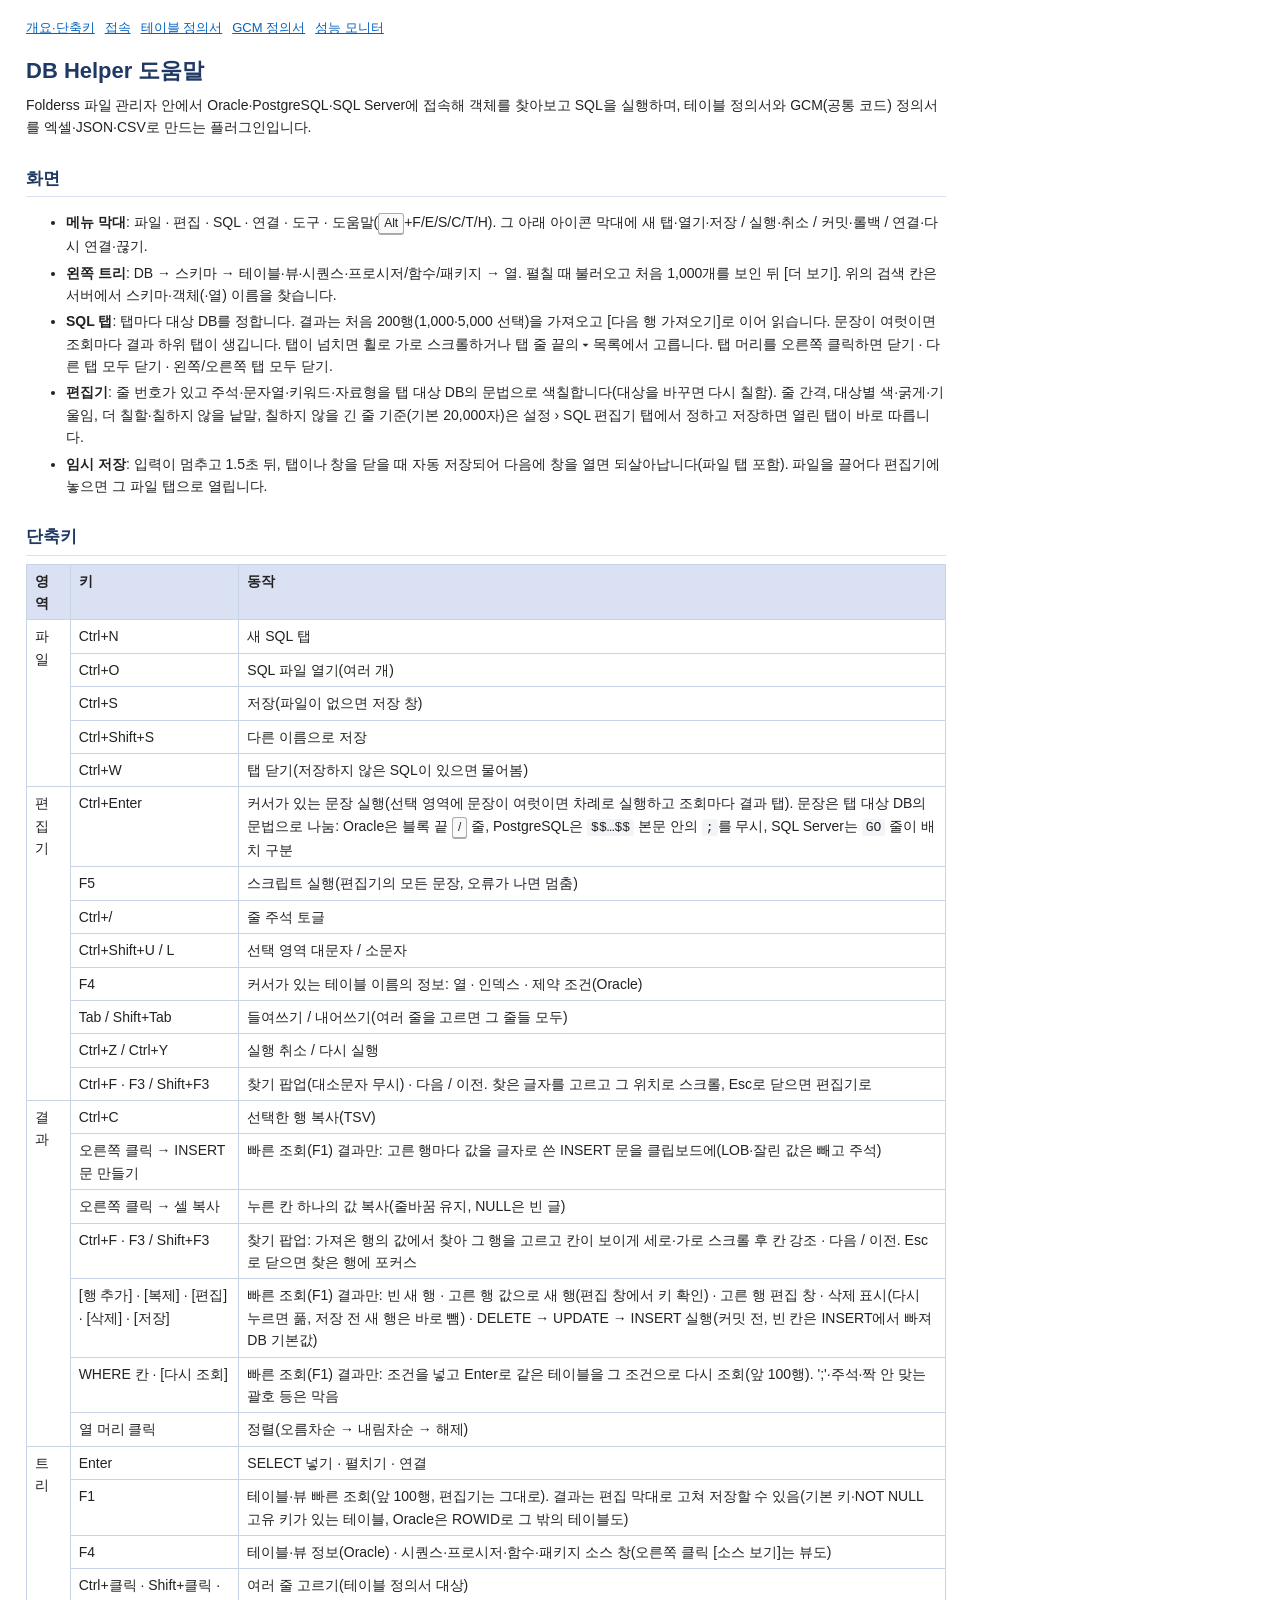
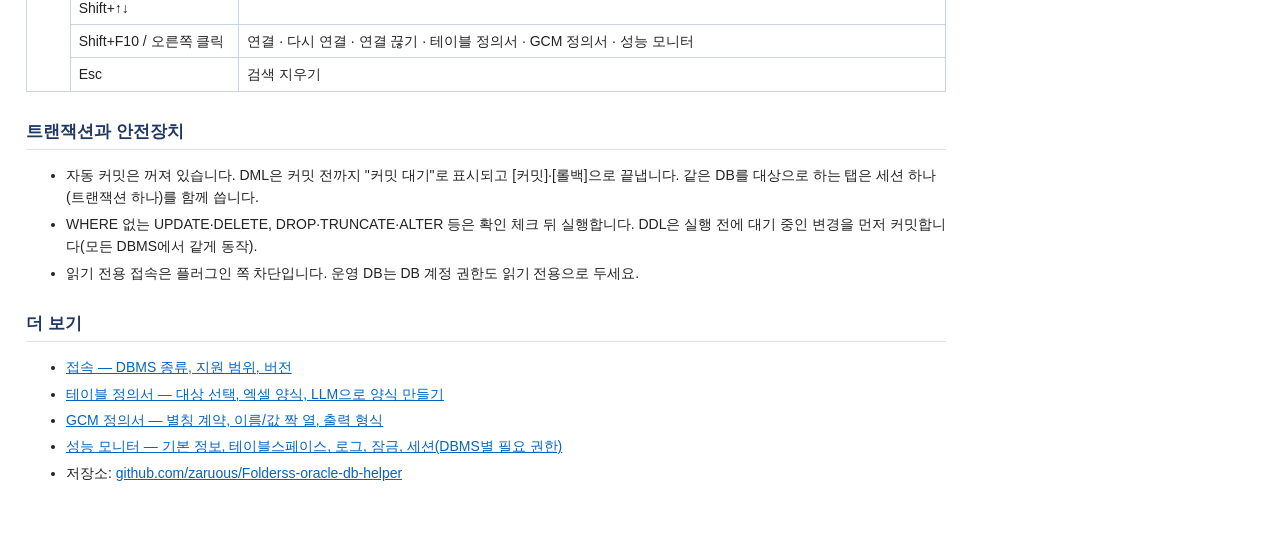
<file: src/MyPlugin/help/index.html>
<!DOCTYPE html>
<html lang="ko">
<head>
<meta charset="utf-8">
<meta http-equiv="X-UA-Compatible" content="IE=edge">
<title>DB Helper 도움말</title>
<link rel="stylesheet" href="help.css">
</head>
<body>
<div class="nav"><a href="index.html">개요·단축키</a><a href="connections.html">접속</a><a href="table-spec.html">테이블 정의서</a><a href="gcm-spec.html">GCM 정의서</a><a href="monitor.html">성능 모니터</a></div>
<h1>DB Helper 도움말</h1>
<p>Folderss 파일 관리자 안에서 Oracle·PostgreSQL·SQL Server에 접속해 객체를 찾아보고 SQL을 실행하며, 테이블 정의서와 GCM(공통 코드) 정의서를 엑셀·JSON·CSV로 만드는 플러그인입니다.</p>

<h2>화면</h2>
<ul>
  <li><b>메뉴 막대</b>: 파일 · 편집 · SQL · 연결 · 도구 · 도움말(<span class="kbd">Alt</span>+F/E/S/C/T/H). 그 아래 아이콘 막대에 새 탭·열기·저장 / 실행·취소 / 커밋·롤백 / 연결·다시 연결·끊기.</li>
  <li><b>왼쪽 트리</b>: DB → 스키마 → 테이블·뷰·시퀀스·프로시저/함수/패키지 → 열. 펼칠 때 불러오고 처음 1,000개를 보인 뒤 [더 보기]. 위의 검색 칸은 서버에서 스키마·객체(·열) 이름을 찾습니다.</li>
  <li><b>SQL 탭</b>: 탭마다 대상 DB를 정합니다. 결과는 처음 200행(1,000·5,000 선택)을 가져오고 [다음 행 가져오기]로 이어 읽습니다. 문장이 여럿이면 조회마다 결과 하위 탭이 생깁니다. 탭이 넘치면 휠로 가로 스크롤하거나 탭 줄 끝의 ▾ 목록에서 고릅니다. 탭 머리를 오른쪽 클릭하면 닫기 · 다른 탭 모두 닫기 · 왼쪽/오른쪽 탭 모두 닫기.</li>
  <li><b>편집기</b>: 줄 번호가 있고 주석·문자열·키워드·자료형을 탭 대상 DB의 문법으로 색칠합니다(대상을 바꾸면 다시 칠함). 줄 간격, 대상별 색·굵게·기울임, 더 칠할·칠하지 않을 낱말, 칠하지 않을 긴 줄 기준(기본 20,000자)은 설정 › SQL 편집기 탭에서 정하고 저장하면 열린 탭이 바로 따릅니다.</li>
  <li><b>임시 저장</b>: 입력이 멈추고 1.5초 뒤, 탭이나 창을 닫을 때 자동 저장되어 다음에 창을 열면 되살아납니다(파일 탭 포함). 파일을 끌어다 편집기에 놓으면 그 파일 탭으로 열립니다.</li>
</ul>

<h2>단축키</h2>
<table>
<tr><th>영역</th><th>키</th><th>동작</th></tr>
<tr><td rowspan="5">파일</td><td>Ctrl+N</td><td>새 SQL 탭</td></tr>
<tr><td>Ctrl+O</td><td>SQL 파일 열기(여러 개)</td></tr>
<tr><td>Ctrl+S</td><td>저장(파일이 없으면 저장 창)</td></tr>
<tr><td>Ctrl+Shift+S</td><td>다른 이름으로 저장</td></tr>
<tr><td>Ctrl+W</td><td>탭 닫기(저장하지 않은 SQL이 있으면 물어봄)</td></tr>
<tr><td rowspan="8">편집기</td><td>Ctrl+Enter</td><td>커서가 있는 문장 실행(선택 영역에 문장이 여럿이면 차례로 실행하고 조회마다 결과 탭). 문장은 탭 대상 DB의 문법으로 나눔: Oracle은 블록 끝 <span class="kbd">/</span> 줄, PostgreSQL은 <code>$$…$$</code> 본문 안의 <code>;</code>를 무시, SQL Server는 <code>GO</code> 줄이 배치 구분</td></tr>
<tr><td>F5</td><td>스크립트 실행(편집기의 모든 문장, 오류가 나면 멈춤)</td></tr>
<tr><td>Ctrl+/</td><td>줄 주석 토글</td></tr>
<tr><td>Ctrl+Shift+U / L</td><td>선택 영역 대문자 / 소문자</td></tr>
<tr><td>F4</td><td>커서가 있는 테이블 이름의 정보: 열 · 인덱스 · 제약 조건(Oracle)</td></tr>
<tr><td>Tab / Shift+Tab</td><td>들여쓰기 / 내어쓰기(여러 줄을 고르면 그 줄들 모두)</td></tr>
<tr><td>Ctrl+Z / Ctrl+Y</td><td>실행 취소 / 다시 실행</td></tr>
<tr><td>Ctrl+F · F3 / Shift+F3</td><td>찾기 팝업(대소문자 무시) · 다음 / 이전. 찾은 글자를 고르고 그 위치로 스크롤, Esc로 닫으면 편집기로</td></tr>
<tr><td rowspan="7">결과</td><td>Ctrl+C</td><td>선택한 행 복사(TSV)</td></tr>
<tr><td>오른쪽 클릭 → INSERT 문 만들기</td><td>빠른 조회(F1) 결과만: 고른 행마다 값을 글자로 쓴 INSERT 문을 클립보드에(LOB·잘린 값은 빼고 주석)</td></tr>
<tr><td>오른쪽 클릭 → 셀 복사</td><td>누른 칸 하나의 값 복사(줄바꿈 유지, NULL은 빈 글)</td></tr>
<tr><td>Ctrl+F · F3 / Shift+F3</td><td>찾기 팝업: 가져온 행의 값에서 찾아 그 행을 고르고 칸이 보이게 세로·가로 스크롤 후 칸 강조 · 다음 / 이전. Esc로 닫으면 찾은 행에 포커스</td></tr>
<tr><td>[행 추가] · [복제] · [편집] · [삭제] · [저장]</td><td>빠른 조회(F1) 결과만: 빈 새 행 · 고른 행 값으로 새 행(편집 창에서 키 확인) · 고른 행 편집 창 · 삭제 표시(다시 누르면 풂, 저장 전 새 행은 바로 뺌) · DELETE → UPDATE → INSERT 실행(커밋 전, 빈 칸은 INSERT에서 빠져 DB 기본값)</td></tr>
<tr><td>WHERE 칸 · [다시 조회]</td><td>빠른 조회(F1) 결과만: 조건을 넣고 Enter로 같은 테이블을 그 조건으로 다시 조회(앞 100행). ';'·주석·짝 안 맞는 괄호 등은 막음</td></tr>
<tr><td>열 머리 클릭</td><td>정렬(오름차순 → 내림차순 → 해제)</td></tr>
<tr><td rowspan="6">트리</td><td>Enter</td><td>SELECT 넣기 · 펼치기 · 연결</td></tr>
<tr><td>F1</td><td>테이블·뷰 빠른 조회(앞 100행, 편집기는 그대로). 결과는 편집 막대로 고쳐 저장할 수 있음(기본 키·NOT NULL 고유 키가 있는 테이블, Oracle은 ROWID로 그 밖의 테이블도)</td></tr>
<tr><td>F4</td><td>테이블·뷰 정보(Oracle) · 시퀀스·프로시저·함수·패키지 소스 창(오른쪽 클릭 [소스 보기]는 뷰도)</td></tr>
<tr><td>Ctrl+클릭 · Shift+클릭 · Shift+↑↓</td><td>여러 줄 고르기(테이블 정의서 대상)</td></tr>
<tr><td>Shift+F10 / 오른쪽 클릭</td><td>연결 · 다시 연결 · 연결 끊기 · 테이블 정의서 · GCM 정의서 · 성능 모니터</td></tr>
<tr><td>Esc</td><td>검색 지우기</td></tr>
</table>

<h2>트랜잭션과 안전장치</h2>
<ul>
  <li>자동 커밋은 꺼져 있습니다. DML은 커밋 전까지 "커밋 대기"로 표시되고 [커밋]·[롤백]으로 끝냅니다. 같은 DB를 대상으로 하는 탭은 세션 하나(트랜잭션 하나)를 함께 씁니다.</li>
  <li>WHERE 없는 UPDATE·DELETE, DROP·TRUNCATE·ALTER 등은 확인 체크 뒤 실행합니다. DDL은 실행 전에 대기 중인 변경을 먼저 커밋합니다(모든 DBMS에서 같게 동작).</li>
  <li>읽기 전용 접속은 플러그인 쪽 차단입니다. 운영 DB는 DB 계정 권한도 읽기 전용으로 두세요.</li>
</ul>

<h2>더 보기</h2>
<ul>
  <li><a href="connections.html">접속 — DBMS 종류, 지원 범위, 버전</a></li>
  <li><a href="table-spec.html">테이블 정의서 — 대상 선택, 엑셀 양식, LLM으로 양식 만들기</a></li>
  <li><a href="gcm-spec.html">GCM 정의서 — 별칭 계약, 이름/값 짝 열, 출력 형식</a></li>
  <li><a href="monitor.html">성능 모니터 — 기본 정보, 테이블스페이스, 로그, 잠금, 세션(DBMS별 필요 권한)</a></li>
  <li>저장소: <a href="https://github.com/zaruous/Folderss-oracle-db-helper">github.com/zaruous/Folderss-oracle-db-helper</a></li>
</ul>
</body>
</html>
</file>
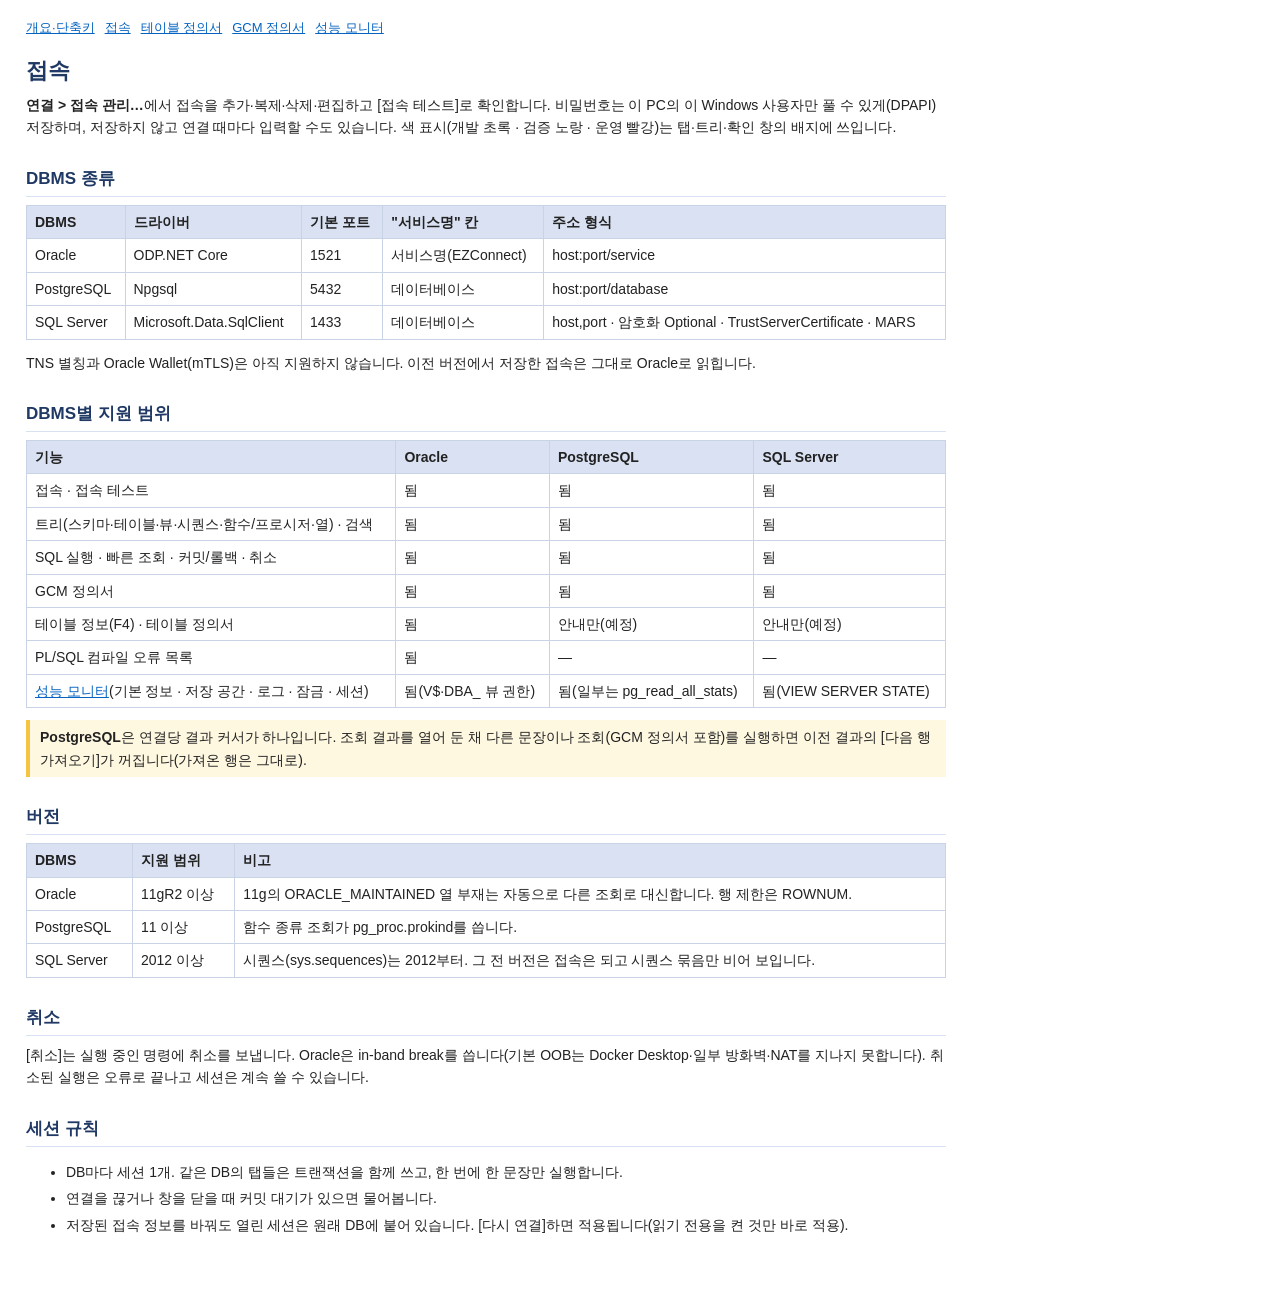
<file: src/MyPlugin/help/connections.html>
<!DOCTYPE html>
<html lang="ko">
<head>
<meta charset="utf-8">
<meta http-equiv="X-UA-Compatible" content="IE=edge">
<title>접속 — DB Helper 도움말</title>
<link rel="stylesheet" href="help.css">
</head>
<body>
<div class="nav"><a href="index.html">개요·단축키</a><a href="connections.html">접속</a><a href="table-spec.html">테이블 정의서</a><a href="gcm-spec.html">GCM 정의서</a><a href="monitor.html">성능 모니터</a></div>
<h1>접속</h1>
<p><b>연결 &gt; 접속 관리…</b>에서 접속을 추가·복제·삭제·편집하고 [접속 테스트]로 확인합니다. 비밀번호는 이 PC의 이 Windows 사용자만 풀 수 있게(DPAPI) 저장하며, 저장하지 않고 연결 때마다 입력할 수도 있습니다. 색 표시(개발 초록 · 검증 노랑 · 운영 빨강)는 탭·트리·확인 창의 배지에 쓰입니다.</p>

<h2>DBMS 종류</h2>
<table>
<tr><th>DBMS</th><th>드라이버</th><th>기본 포트</th><th>"서비스명" 칸</th><th>주소 형식</th></tr>
<tr><td>Oracle</td><td>ODP.NET Core</td><td>1521</td><td>서비스명(EZConnect)</td><td>host:port/service</td></tr>
<tr><td>PostgreSQL</td><td>Npgsql</td><td>5432</td><td>데이터베이스</td><td>host:port/database</td></tr>
<tr><td>SQL Server</td><td>Microsoft.Data.SqlClient</td><td>1433</td><td>데이터베이스</td><td>host,port · 암호화 Optional · TrustServerCertificate · MARS</td></tr>
</table>
<p>TNS 별칭과 Oracle Wallet(mTLS)은 아직 지원하지 않습니다. 이전 버전에서 저장한 접속은 그대로 Oracle로 읽힙니다.</p>

<h2>DBMS별 지원 범위</h2>
<table>
<tr><th>기능</th><th>Oracle</th><th>PostgreSQL</th><th>SQL Server</th></tr>
<tr><td>접속 · 접속 테스트</td><td>됨</td><td>됨</td><td>됨</td></tr>
<tr><td>트리(스키마·테이블·뷰·시퀀스·함수/프로시저·열) · 검색</td><td>됨</td><td>됨</td><td>됨</td></tr>
<tr><td>SQL 실행 · 빠른 조회 · 커밋/롤백 · 취소</td><td>됨</td><td>됨</td><td>됨</td></tr>
<tr><td>GCM 정의서</td><td>됨</td><td>됨</td><td>됨</td></tr>
<tr><td>테이블 정보(F4) · 테이블 정의서</td><td>됨</td><td>안내만(예정)</td><td>안내만(예정)</td></tr>
<tr><td>PL/SQL 컴파일 오류 목록</td><td>됨</td><td>—</td><td>—</td></tr>
<tr><td><a href="monitor.html">성능 모니터</a>(기본 정보 · 저장 공간 · 로그 · 잠금 · 세션)</td><td>됨(V$·DBA_ 뷰 권한)</td><td>됨(일부는 pg_read_all_stats)</td><td>됨(VIEW SERVER STATE)</td></tr>
</table>
<div class="note"><b>PostgreSQL</b>은 연결당 결과 커서가 하나입니다. 조회 결과를 열어 둔 채 다른 문장이나 조회(GCM 정의서 포함)를 실행하면 이전 결과의 [다음 행 가져오기]가 꺼집니다(가져온 행은 그대로).</div>

<h2>버전</h2>
<table>
<tr><th>DBMS</th><th>지원 범위</th><th>비고</th></tr>
<tr><td>Oracle</td><td>11gR2 이상</td><td>11g의 ORACLE_MAINTAINED 열 부재는 자동으로 다른 조회로 대신합니다. 행 제한은 ROWNUM.</td></tr>
<tr><td>PostgreSQL</td><td>11 이상</td><td>함수 종류 조회가 pg_proc.prokind를 씁니다.</td></tr>
<tr><td>SQL Server</td><td>2012 이상</td><td>시퀀스(sys.sequences)는 2012부터. 그 전 버전은 접속은 되고 시퀀스 묶음만 비어 보입니다.</td></tr>
</table>

<h2>취소</h2>
<p>[취소]는 실행 중인 명령에 취소를 보냅니다. Oracle은 in-band break를 씁니다(기본 OOB는 Docker Desktop·일부 방화벽·NAT를 지나지 못합니다). 취소된 실행은 오류로 끝나고 세션은 계속 쓸 수 있습니다.</p>

<h2>세션 규칙</h2>
<ul>
  <li>DB마다 세션 1개. 같은 DB의 탭들은 트랜잭션을 함께 쓰고, 한 번에 한 문장만 실행합니다.</li>
  <li>연결을 끊거나 창을 닫을 때 커밋 대기가 있으면 물어봅니다.</li>
  <li>저장된 접속 정보를 바꿔도 열린 세션은 원래 DB에 붙어 있습니다. [다시 연결]하면 적용됩니다(읽기 전용을 켠 것만 바로 적용).</li>
</ul>
</body>
</html>
</file>
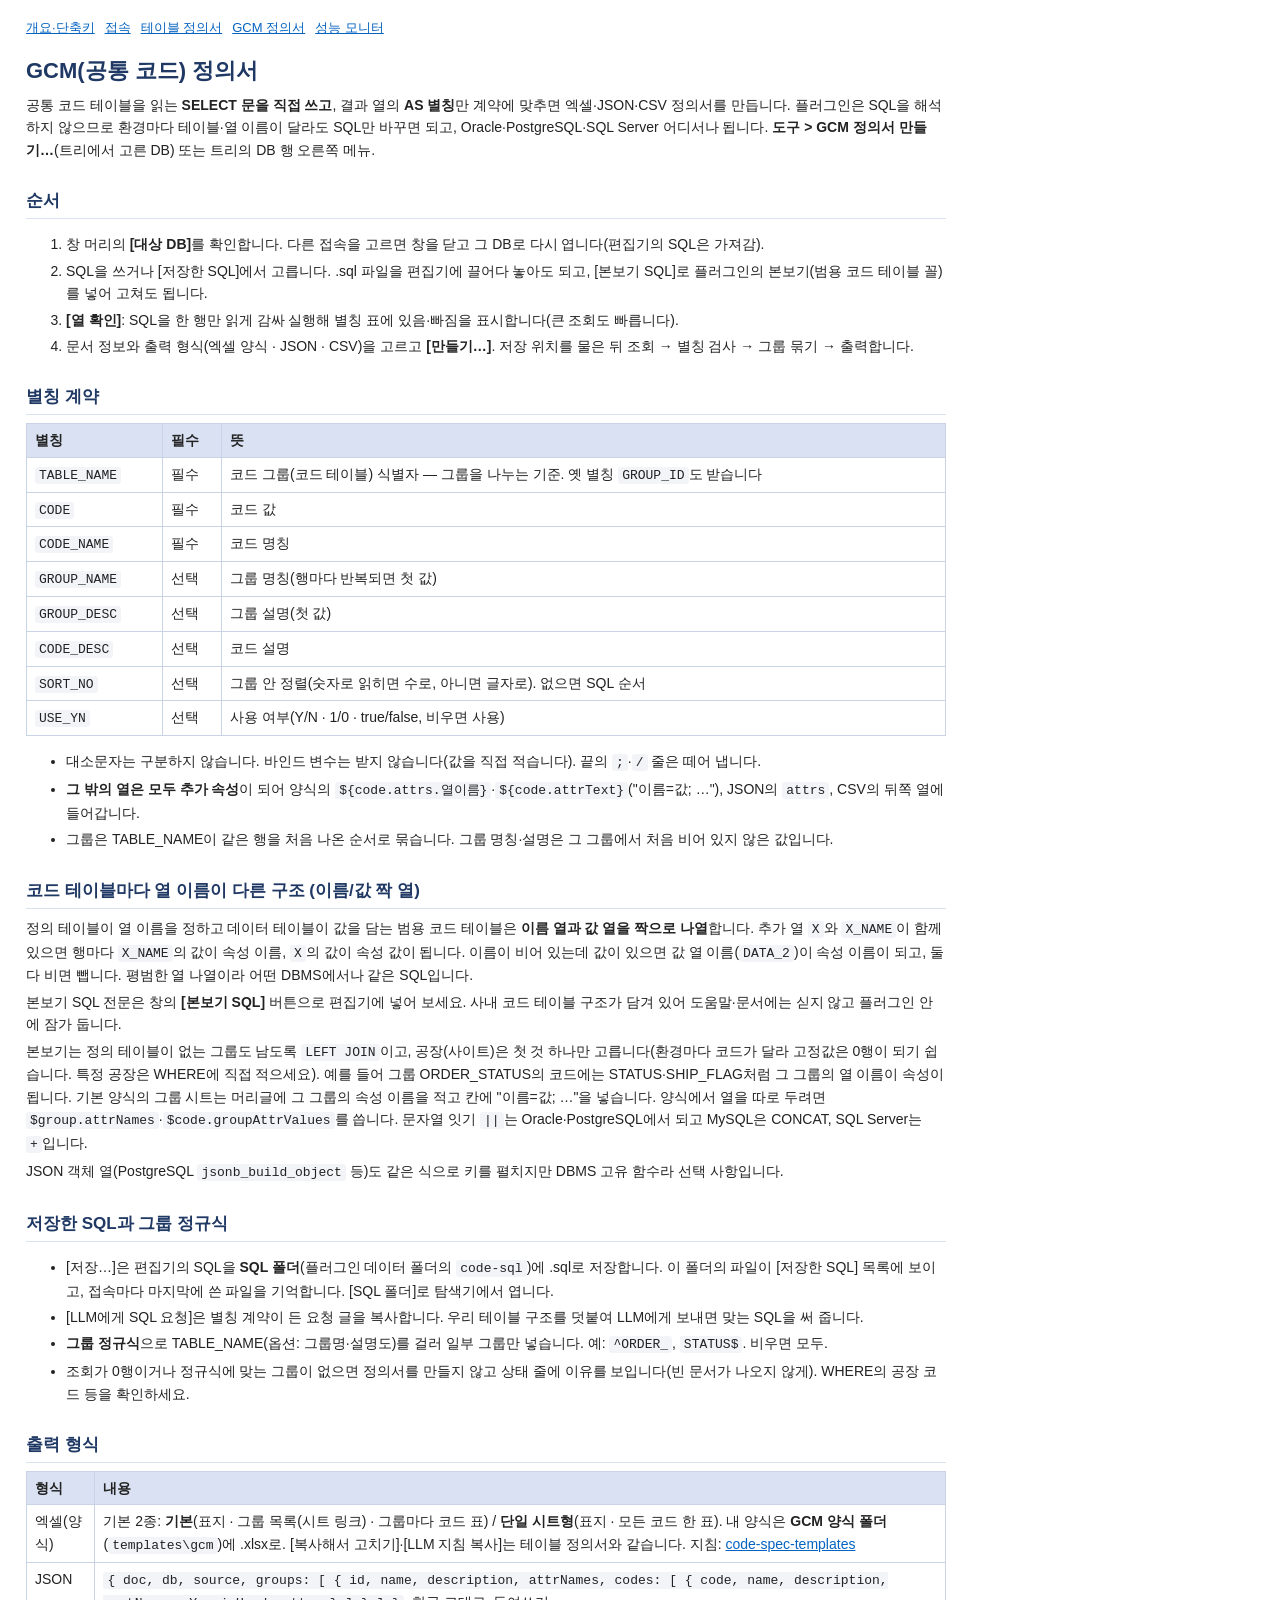
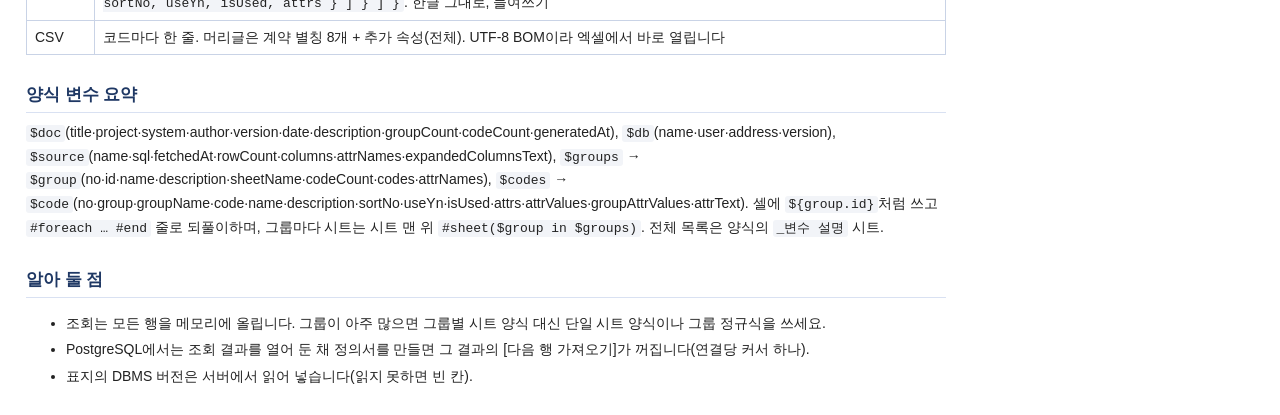
<file: src/MyPlugin/help/gcm-spec.html>
<!DOCTYPE html>
<html lang="ko">
<head>
<meta charset="utf-8">
<meta http-equiv="X-UA-Compatible" content="IE=edge">
<title>GCM 정의서 — DB Helper 도움말</title>
<link rel="stylesheet" href="help.css">
</head>
<body>
<div class="nav"><a href="index.html">개요·단축키</a><a href="connections.html">접속</a><a href="table-spec.html">테이블 정의서</a><a href="gcm-spec.html">GCM 정의서</a><a href="monitor.html">성능 모니터</a></div>
<h1>GCM(공통 코드) 정의서</h1>
<p>공통 코드 테이블을 읽는 <b>SELECT 문을 직접 쓰고</b>, 결과 열의 <b>AS 별칭</b>만 계약에 맞추면 엑셀·JSON·CSV 정의서를 만듭니다. 플러그인은 SQL을 해석하지 않으므로 환경마다 테이블·열 이름이 달라도 SQL만 바꾸면 되고, Oracle·PostgreSQL·SQL Server 어디서나 됩니다. <b>도구 &gt; GCM 정의서 만들기…</b>(트리에서 고른 DB) 또는 트리의 DB 행 오른쪽 메뉴.</p>

<h2>순서</h2>
<ol>
  <li>창 머리의 <b>[대상 DB]</b>를 확인합니다. 다른 접속을 고르면 창을 닫고 그 DB로 다시 엽니다(편집기의 SQL은 가져감).</li>
  <li>SQL을 쓰거나 [저장한 SQL]에서 고릅니다. .sql 파일을 편집기에 끌어다 놓아도 되고, [본보기 SQL]로 플러그인의 본보기(범용 코드 테이블 꼴)를 넣어 고쳐도 됩니다.</li>
  <li><b>[열 확인]</b>: SQL을 한 행만 읽게 감싸 실행해 별칭 표에 있음·빠짐을 표시합니다(큰 조회도 빠릅니다).</li>
  <li>문서 정보와 출력 형식(엑셀 양식 · JSON · CSV)을 고르고 <b>[만들기…]</b>. 저장 위치를 물은 뒤 조회 → 별칭 검사 → 그룹 묶기 → 출력합니다.</li>
</ol>

<h2>별칭 계약</h2>
<table>
<tr><th>별칭</th><th>필수</th><th>뜻</th></tr>
<tr><td><code>TABLE_NAME</code></td><td>필수</td><td>코드 그룹(코드 테이블) 식별자 — 그룹을 나누는 기준. 옛 별칭 <code>GROUP_ID</code>도 받습니다</td></tr>
<tr><td><code>CODE</code></td><td>필수</td><td>코드 값</td></tr>
<tr><td><code>CODE_NAME</code></td><td>필수</td><td>코드 명칭</td></tr>
<tr><td><code>GROUP_NAME</code></td><td>선택</td><td>그룹 명칭(행마다 반복되면 첫 값)</td></tr>
<tr><td><code>GROUP_DESC</code></td><td>선택</td><td>그룹 설명(첫 값)</td></tr>
<tr><td><code>CODE_DESC</code></td><td>선택</td><td>코드 설명</td></tr>
<tr><td><code>SORT_NO</code></td><td>선택</td><td>그룹 안 정렬(숫자로 읽히면 수로, 아니면 글자로). 없으면 SQL 순서</td></tr>
<tr><td><code>USE_YN</code></td><td>선택</td><td>사용 여부(Y/N · 1/0 · true/false, 비우면 사용)</td></tr>
</table>
<ul>
  <li>대소문자는 구분하지 않습니다. 바인드 변수는 받지 않습니다(값을 직접 적습니다). 끝의 <code>;</code>·<code>/</code> 줄은 떼어 냅니다.</li>
  <li><b>그 밖의 열은 모두 추가 속성</b>이 되어 양식의 <code>${code.attrs.열이름}</code>·<code>${code.attrText}</code>("이름=값; …"), JSON의 <code>attrs</code>, CSV의 뒤쪽 열에 들어갑니다.</li>
  <li>그룹은 TABLE_NAME이 같은 행을 처음 나온 순서로 묶습니다. 그룹 명칭·설명은 그 그룹에서 처음 비어 있지 않은 값입니다.</li>
</ul>

<h2>코드 테이블마다 열 이름이 다른 구조 (이름/값 짝 열)</h2>
<p>정의 테이블이 열 이름을 정하고 데이터 테이블이 값을 담는 범용 코드 테이블은 <b>이름 열과 값 열을 짝으로 나열</b>합니다. 추가 열 <code>X</code>와 <code>X_NAME</code>이 함께 있으면 행마다 <code>X_NAME</code>의 값이 속성 이름, <code>X</code>의 값이 속성 값이 됩니다. 이름이 비어 있는데 값이 있으면 값 열 이름(<code>DATA_2</code>)이 속성 이름이 되고, 둘 다 비면 뺍니다. 평범한 열 나열이라 어떤 DBMS에서나 같은 SQL입니다.</p>
<p>본보기 SQL 전문은 창의 <b>[본보기 SQL]</b> 버튼으로 편집기에 넣어 보세요. 사내 코드 테이블 구조가 담겨 있어 도움말·문서에는 싣지 않고 플러그인 안에 잠가 둡니다.</p>
<p>본보기는 정의 테이블이 없는 그룹도 남도록 <code>LEFT JOIN</code>이고, 공장(사이트)은 첫 것 하나만 고릅니다(환경마다 코드가 달라 고정값은 0행이 되기 쉽습니다. 특정 공장은 WHERE에 직접 적으세요). 예를 들어 그룹 ORDER_STATUS의 코드에는 STATUS·SHIP_FLAG처럼 그 그룹의 열 이름이 속성이 됩니다. 기본 양식의 그룹 시트는 머리글에 그 그룹의 속성 이름을 적고 칸에 "이름=값; …"을 넣습니다. 양식에서 열을 따로 두려면 <code>$group.attrNames</code>·<code>$code.groupAttrValues</code>를 씁니다. 문자열 잇기 <code>||</code>는 Oracle·PostgreSQL에서 되고 MySQL은 CONCAT, SQL Server는 <code>+</code>입니다.</p>
<p>JSON 객체 열(PostgreSQL <code>jsonb_build_object</code> 등)도 같은 식으로 키를 펼치지만 DBMS 고유 함수라 선택 사항입니다.</p>

<h2>저장한 SQL과 그룹 정규식</h2>
<ul>
  <li>[저장…]은 편집기의 SQL을 <b>SQL 폴더</b>(플러그인 데이터 폴더의 <code>code-sql</code>)에 .sql로 저장합니다. 이 폴더의 파일이 [저장한 SQL] 목록에 보이고, 접속마다 마지막에 쓴 파일을 기억합니다. [SQL 폴더]로 탐색기에서 엽니다.</li>
  <li>[LLM에게 SQL 요청]은 별칭 계약이 든 요청 글을 복사합니다. 우리 테이블 구조를 덧붙여 LLM에게 보내면 맞는 SQL을 써 줍니다.</li>
  <li><b>그룹 정규식</b>으로 TABLE_NAME(옵션: 그룹명·설명도)를 걸러 일부 그룹만 넣습니다. 예: <code>^ORDER_</code>, <code>STATUS$</code>. 비우면 모두.</li>
  <li>조회가 0행이거나 정규식에 맞는 그룹이 없으면 정의서를 만들지 않고 상태 줄에 이유를 보입니다(빈 문서가 나오지 않게). WHERE의 공장 코드 등을 확인하세요.</li>
</ul>

<h2>출력 형식</h2>
<table>
<tr><th>형식</th><th>내용</th></tr>
<tr><td>엑셀(양식)</td><td>기본 2종: <b>기본</b>(표지 · 그룹 목록(시트 링크) · 그룹마다 코드 표) / <b>단일 시트형</b>(표지 · 모든 코드 한 표). 내 양식은 <b>GCM 양식 폴더</b>(<code>templates\gcm</code>)에 .xlsx로. [복사해서 고치기]·[LLM 지침 복사]는 테이블 정의서와 같습니다. 지침: <a href="https://zaruous.github.io/Folderss-oracle-db-helper/code-spec-templates/">code-spec-templates</a></td></tr>
<tr><td>JSON</td><td><code>{ doc, db, source, groups: [ { id, name, description, attrNames, codes: [ { code, name, description, sortNo, useYn, isUsed, attrs } ] } ] }</code>. 한글 그대로, 들여쓰기</td></tr>
<tr><td>CSV</td><td>코드마다 한 줄. 머리글은 계약 별칭 8개 + 추가 속성(전체). UTF-8 BOM이라 엑셀에서 바로 열립니다</td></tr>
</table>

<h2>양식 변수 요약</h2>
<p><code>$doc</code>(title·project·system·author·version·date·description·groupCount·codeCount·generatedAt), <code>$db</code>(name·user·address·version), <code>$source</code>(name·sql·fetchedAt·rowCount·columns·attrNames·expandedColumnsText), <code>$groups</code> → <code>$group</code>(no·id·name·description·sheetName·codeCount·codes·attrNames), <code>$codes</code> → <code>$code</code>(no·group·groupName·code·name·description·sortNo·useYn·isUsed·attrs·attrValues·groupAttrValues·attrText). 셀에 <code>${group.id}</code>처럼 쓰고 <code>#foreach … #end</code> 줄로 되풀이하며, 그룹마다 시트는 시트 맨 위 <code>#sheet($group in $groups)</code>. 전체 목록은 양식의 <code>_변수 설명</code> 시트.</p>

<h2>알아 둘 점</h2>
<ul>
  <li>조회는 모든 행을 메모리에 올립니다. 그룹이 아주 많으면 그룹별 시트 양식 대신 단일 시트 양식이나 그룹 정규식을 쓰세요.</li>
  <li>PostgreSQL에서는 조회 결과를 열어 둔 채 정의서를 만들면 그 결과의 [다음 행 가져오기]가 꺼집니다(연결당 커서 하나).</li>
  <li>표지의 DBMS 버전은 서버에서 읽어 넣습니다(읽지 못하면 빈 칸).</li>
</ul>
</body>
</html>
</file>
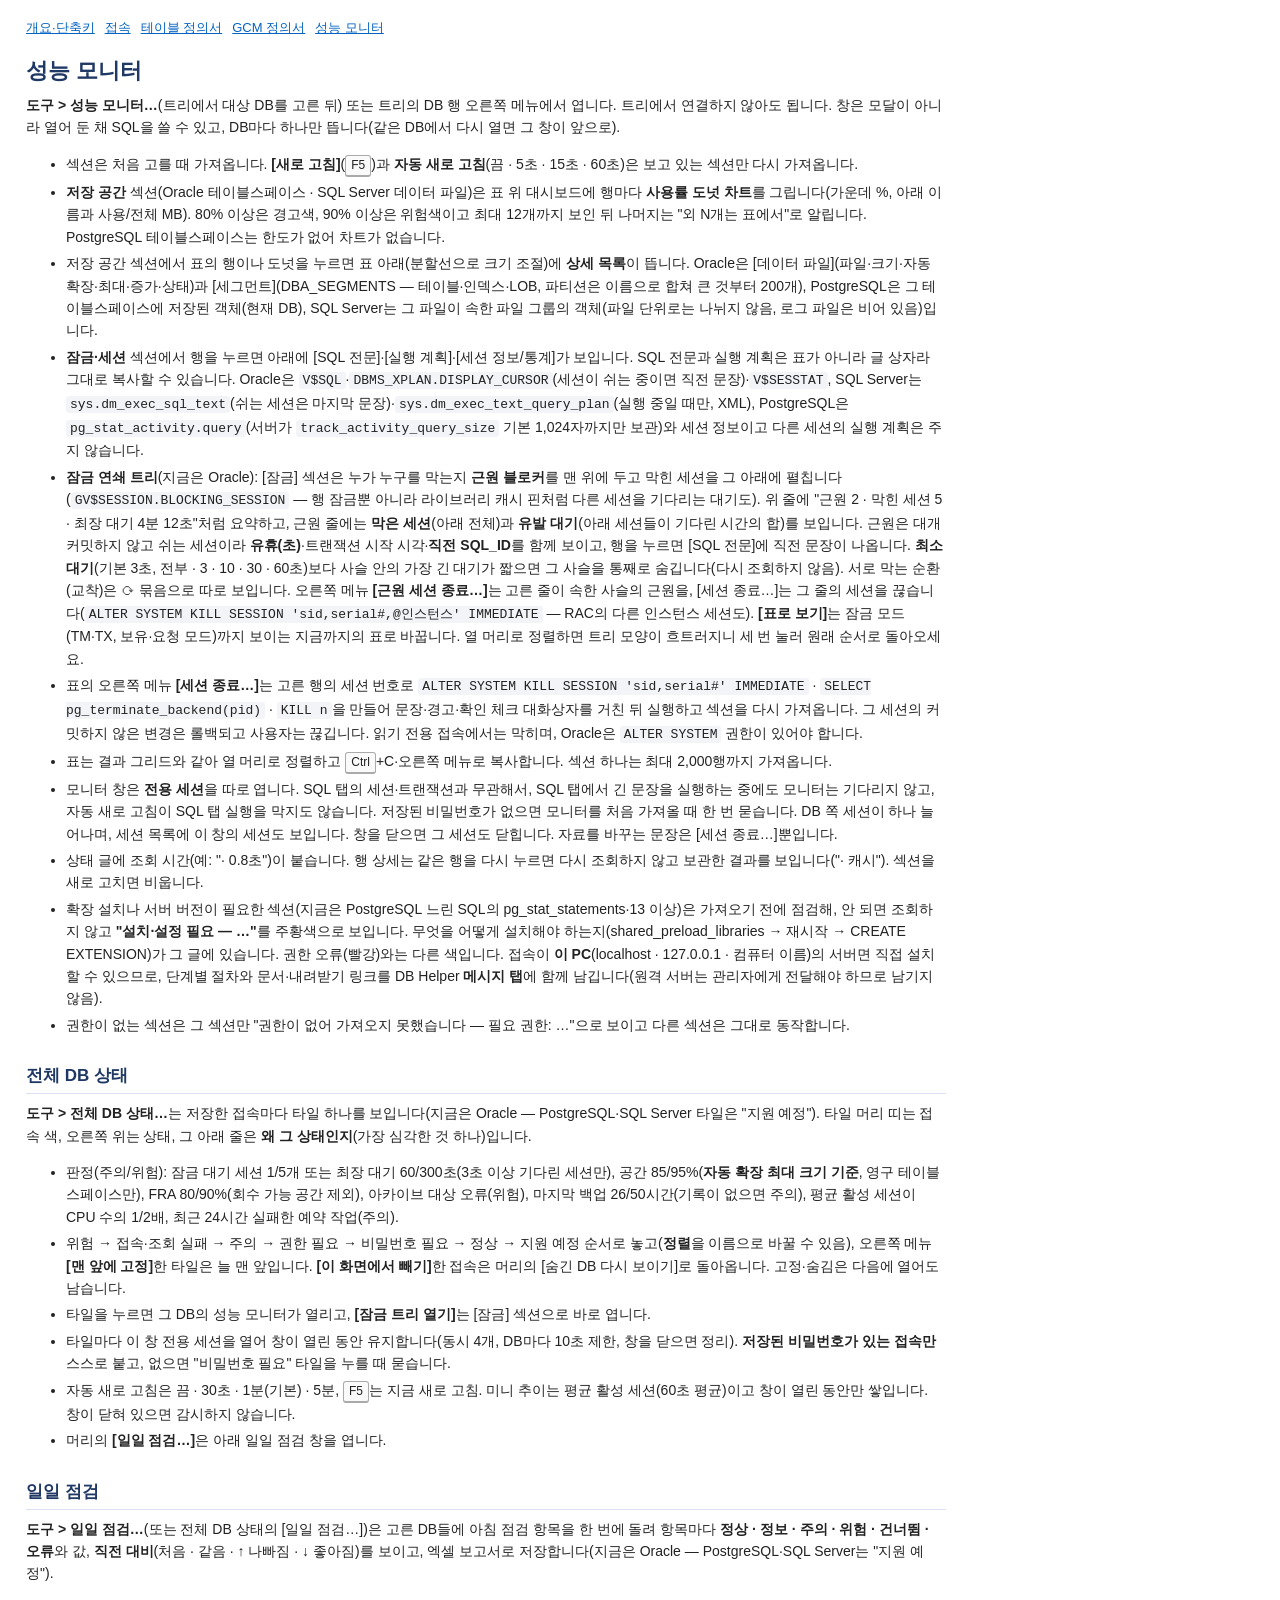
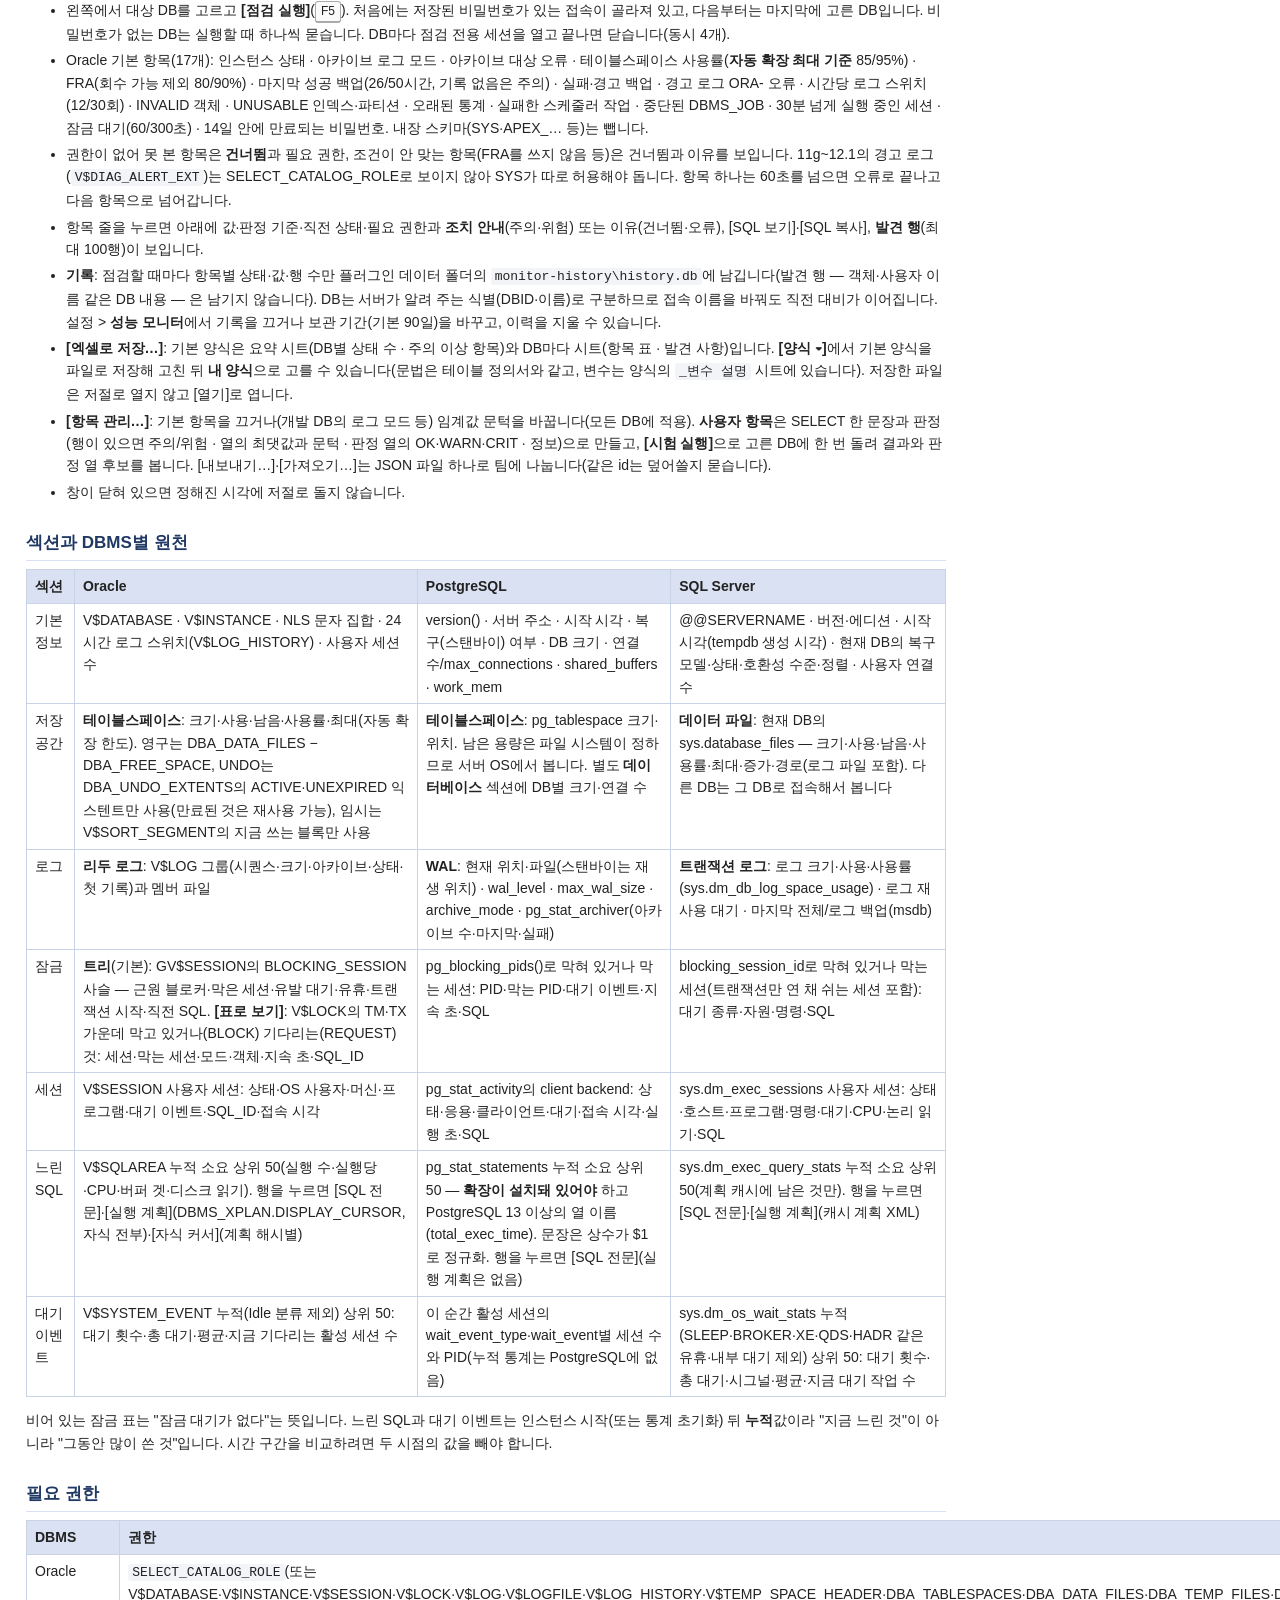
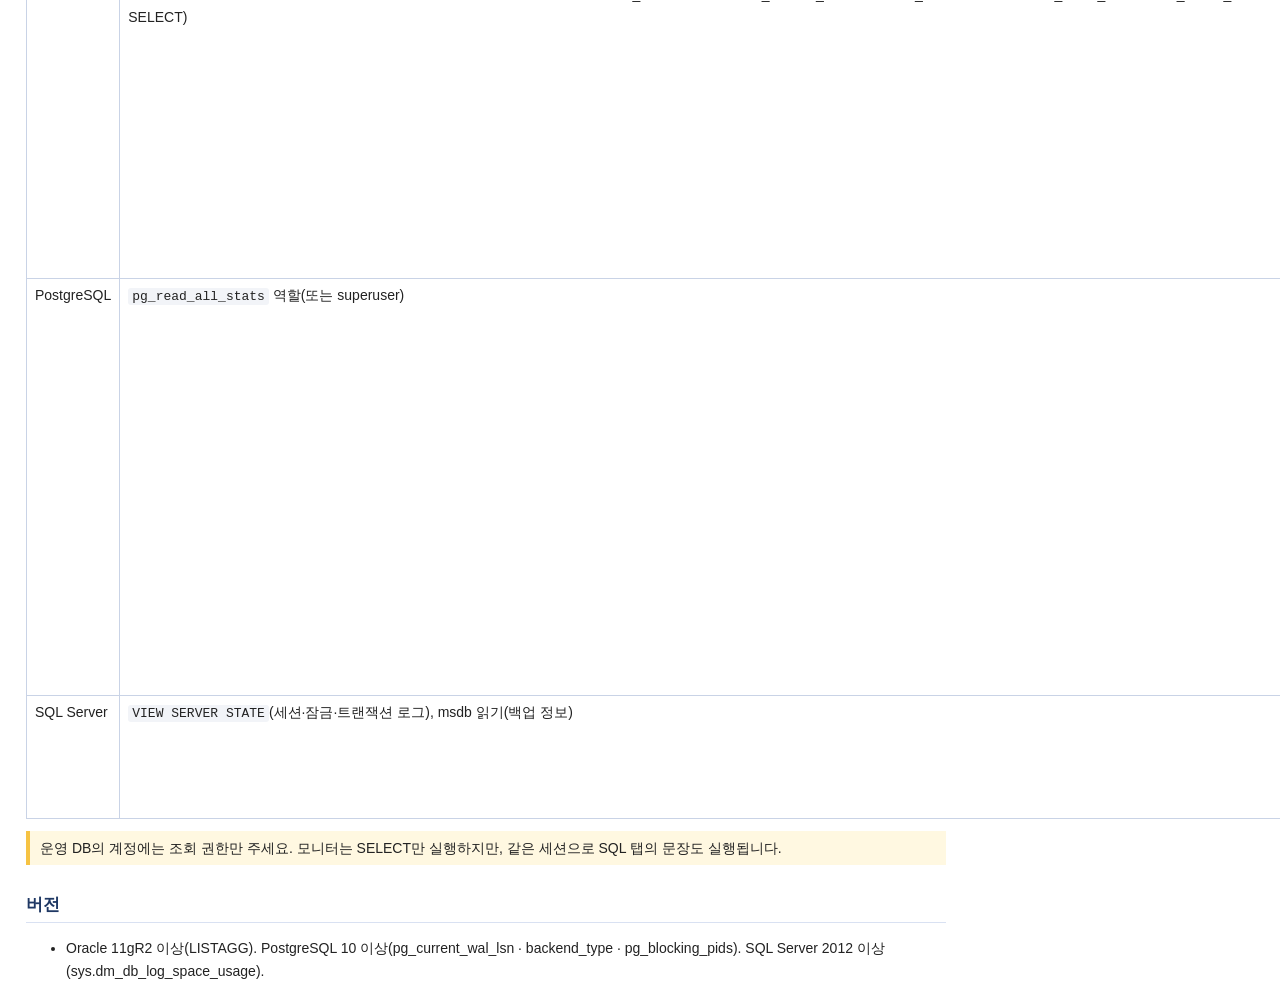
<file: src/MyPlugin/help/monitor.html>
<!DOCTYPE html>
<html lang="ko">
<head>
<meta charset="utf-8">
<meta http-equiv="X-UA-Compatible" content="IE=edge">
<title>성능 모니터 — DB Helper 도움말</title>
<link rel="stylesheet" href="help.css">
</head>
<body>
<div class="nav"><a href="index.html">개요·단축키</a><a href="connections.html">접속</a><a href="table-spec.html">테이블 정의서</a><a href="gcm-spec.html">GCM 정의서</a><a href="monitor.html">성능 모니터</a></div>
<h1>성능 모니터</h1>
<p><b>도구 &gt; 성능 모니터…</b>(트리에서 대상 DB를 고른 뒤) 또는 트리의 DB 행 오른쪽 메뉴에서 엽니다. 트리에서 연결하지 않아도 됩니다. 창은 모달이 아니라 열어 둔 채 SQL을 쓸 수 있고, DB마다 하나만 뜹니다(같은 DB에서 다시 열면 그 창이 앞으로).</p>
<ul>
  <li>섹션은 처음 고를 때 가져옵니다. <b>[새로 고침]</b>(<span class="kbd">F5</span>)과 <b>자동 새로 고침</b>(끔 · 5초 · 15초 · 60초)은 보고 있는 섹션만 다시 가져옵니다.</li>
  <li><b>저장 공간</b> 섹션(Oracle 테이블스페이스 · SQL Server 데이터 파일)은 표 위 대시보드에 행마다 <b>사용률 도넛 차트</b>를 그립니다(가운데 %, 아래 이름과 사용/전체 MB). 80% 이상은 경고색, 90% 이상은 위험색이고 최대 12개까지 보인 뒤 나머지는 "외 N개는 표에서"로 알립니다. PostgreSQL 테이블스페이스는 한도가 없어 차트가 없습니다.</li>
  <li>저장 공간 섹션에서 표의 행이나 도넛을 누르면 표 아래(분할선으로 크기 조절)에 <b>상세 목록</b>이 뜹니다. Oracle은 [데이터 파일](파일·크기·자동 확장·최대·증가·상태)과 [세그먼트](DBA_SEGMENTS — 테이블·인덱스·LOB, 파티션은 이름으로 합쳐 큰 것부터 200개), PostgreSQL은 그 테이블스페이스에 저장된 객체(현재 DB), SQL Server는 그 파일이 속한 파일 그룹의 객체(파일 단위로는 나뉘지 않음, 로그 파일은 비어 있음)입니다.</li>
  <li><b>잠금·세션</b> 섹션에서 행을 누르면 아래에 [SQL 전문]·[실행 계획]·[세션 정보/통계]가 보입니다. SQL 전문과 실행 계획은 표가 아니라 글 상자라 그대로 복사할 수 있습니다. Oracle은 <code>V$SQL</code>·<code>DBMS_XPLAN.DISPLAY_CURSOR</code>(세션이 쉬는 중이면 직전 문장)·<code>V$SESSTAT</code>, SQL Server는 <code>sys.dm_exec_sql_text</code>(쉬는 세션은 마지막 문장)·<code>sys.dm_exec_text_query_plan</code>(실행 중일 때만, XML), PostgreSQL은 <code>pg_stat_activity.query</code>(서버가 <code>track_activity_query_size</code> 기본 1,024자까지만 보관)와 세션 정보이고 다른 세션의 실행 계획은 주지 않습니다.</li>
  <li><b>잠금 연쇄 트리</b>(지금은 Oracle): [잠금] 섹션은 누가 누구를 막는지 <b>근원 블로커</b>를 맨 위에 두고 막힌 세션을 그 아래에 펼칩니다(<code>GV$SESSION.BLOCKING_SESSION</code> — 행 잠금뿐 아니라 라이브러리 캐시 핀처럼 다른 세션을 기다리는 대기도). 위 줄에 "근원 2 · 막힌 세션 5 · 최장 대기 4분 12초"처럼 요약하고, 근원 줄에는 <b>막은 세션</b>(아래 전체)과 <b>유발 대기</b>(아래 세션들이 기다린 시간의 합)를 보입니다. 근원은 대개 커밋하지 않고 쉬는 세션이라 <b>유휴(초)</b>·트랜잭션 시작 시각·<b>직전 SQL_ID</b>를 함께 보이고, 행을 누르면 [SQL 전문]에 직전 문장이 나옵니다. <b>최소 대기</b>(기본 3초, 전부 · 3 · 10 · 30 · 60초)보다 사슬 안의 가장 긴 대기가 짧으면 그 사슬을 통째로 숨깁니다(다시 조회하지 않음). 서로 막는 순환(교착)은 ⟳ 묶음으로 따로 보입니다. 오른쪽 메뉴 <b>[근원 세션 종료…]</b>는 고른 줄이 속한 사슬의 근원을, [세션 종료…]는 그 줄의 세션을 끊습니다(<code>ALTER SYSTEM KILL SESSION 'sid,serial#,@인스턴스' IMMEDIATE</code> — RAC의 다른 인스턴스 세션도). <b>[표로 보기]</b>는 잠금 모드(TM·TX, 보유·요청 모드)까지 보이는 지금까지의 표로 바꿉니다. 열 머리로 정렬하면 트리 모양이 흐트러지니 세 번 눌러 원래 순서로 돌아오세요.</li>
  <li>표의 오른쪽 메뉴 <b>[세션 종료…]</b>는 고른 행의 세션 번호로 <code>ALTER SYSTEM KILL SESSION 'sid,serial#' IMMEDIATE</code> · <code>SELECT pg_terminate_backend(pid)</code> · <code>KILL n</code>을 만들어 문장·경고·확인 체크 대화상자를 거친 뒤 실행하고 섹션을 다시 가져옵니다. 그 세션의 커밋하지 않은 변경은 롤백되고 사용자는 끊깁니다. 읽기 전용 접속에서는 막히며, Oracle은 <code>ALTER SYSTEM</code> 권한이 있어야 합니다.</li>
  <li>표는 결과 그리드와 같아 열 머리로 정렬하고 <span class="kbd">Ctrl</span>+C·오른쪽 메뉴로 복사합니다. 섹션 하나는 최대 2,000행까지 가져옵니다.</li>
  <li>모니터 창은 <b>전용 세션</b>을 따로 엽니다. SQL 탭의 세션·트랜잭션과 무관해서, SQL 탭에서 긴 문장을 실행하는 중에도 모니터는 기다리지 않고, 자동 새로 고침이 SQL 탭 실행을 막지도 않습니다. 저장된 비밀번호가 없으면 모니터를 처음 가져올 때 한 번 묻습니다. DB 쪽 세션이 하나 늘어나며, 세션 목록에 이 창의 세션도 보입니다. 창을 닫으면 그 세션도 닫힙니다. 자료를 바꾸는 문장은 [세션 종료…]뿐입니다.</li>
  <li>상태 글에 조회 시간(예: "· 0.8초")이 붙습니다. 행 상세는 같은 행을 다시 누르면 다시 조회하지 않고 보관한 결과를 보입니다("· 캐시"). 섹션을 새로 고치면 비웁니다.</li>
  <li>확장 설치나 서버 버전이 필요한 섹션(지금은 PostgreSQL 느린 SQL의 pg_stat_statements·13 이상)은 가져오기 전에 점검해, 안 되면 조회하지 않고 <b>"설치·설정 필요 — …"</b>를 주황색으로 보입니다. 무엇을 어떻게 설치해야 하는지(shared_preload_libraries → 재시작 → CREATE EXTENSION)가 그 글에 있습니다. 권한 오류(빨강)와는 다른 색입니다. 접속이 <b>이 PC</b>(localhost · 127.0.0.1 · 컴퓨터 이름)의 서버면 직접 설치할 수 있으므로, 단계별 절차와 문서·내려받기 링크를 DB Helper <b>메시지 탭</b>에 함께 남깁니다(원격 서버는 관리자에게 전달해야 하므로 남기지 않음).</li>
  <li>권한이 없는 섹션은 그 섹션만 "권한이 없어 가져오지 못했습니다 — 필요 권한: …"으로 보이고 다른 섹션은 그대로 동작합니다.</li>
</ul>

<h2>전체 DB 상태</h2>
<p><b>도구 &gt; 전체 DB 상태…</b>는 저장한 접속마다 타일 하나를 보입니다(지금은 Oracle — PostgreSQL·SQL Server 타일은 "지원 예정"). 타일 머리 띠는 접속 색, 오른쪽 위는 상태, 그 아래 줄은 <b>왜 그 상태인지</b>(가장 심각한 것 하나)입니다.</p>
<ul>
  <li>판정(주의/위험): 잠금 대기 세션 1/5개 또는 최장 대기 60/300초(3초 이상 기다린 세션만), 공간 85/95%(<b>자동 확장 최대 크기 기준</b>, 영구 테이블스페이스만), FRA 80/90%(회수 가능 공간 제외), 아카이브 대상 오류(위험), 마지막 백업 26/50시간(기록이 없으면 주의), 평균 활성 세션이 CPU 수의 1/2배, 최근 24시간 실패한 예약 작업(주의).</li>
  <li>위험 → 접속·조회 실패 → 주의 → 권한 필요 → 비밀번호 필요 → 정상 → 지원 예정 순서로 놓고(<b>정렬</b>을 이름으로 바꿀 수 있음), 오른쪽 메뉴 <b>[맨 앞에 고정]</b>한 타일은 늘 맨 앞입니다. <b>[이 화면에서 빼기]</b>한 접속은 머리의 [숨긴 DB 다시 보이기]로 돌아옵니다. 고정·숨김은 다음에 열어도 남습니다.</li>
  <li>타일을 누르면 그 DB의 성능 모니터가 열리고, <b>[잠금 트리 열기]</b>는 [잠금] 섹션으로 바로 엽니다.</li>
  <li>타일마다 이 창 전용 세션을 열어 창이 열린 동안 유지합니다(동시 4개, DB마다 10초 제한, 창을 닫으면 정리). <b>저장된 비밀번호가 있는 접속만</b> 스스로 붙고, 없으면 "비밀번호 필요" 타일을 누를 때 묻습니다.</li>
  <li>자동 새로 고침은 끔 · 30초 · 1분(기본) · 5분, <span class="kbd">F5</span>는 지금 새로 고침. 미니 추이는 평균 활성 세션(60초 평균)이고 창이 열린 동안만 쌓입니다. 창이 닫혀 있으면 감시하지 않습니다.</li>
  <li>머리의 <b>[일일 점검…]</b>은 아래 일일 점검 창을 엽니다.</li>
</ul>

<h2 id="checks">일일 점검</h2>
<p><b>도구 &gt; 일일 점검…</b>(또는 전체 DB 상태의 [일일 점검…])은 고른 DB들에 아침 점검 항목을 한 번에 돌려 항목마다 <b>정상 · 정보 · 주의 · 위험 · 건너뜀 · 오류</b>와 값, <b>직전 대비</b>(처음 · 같음 · ↑ 나빠짐 · ↓ 좋아짐)를 보이고, 엑셀 보고서로 저장합니다(지금은 Oracle — PostgreSQL·SQL Server는 "지원 예정").</p>
<ul>
  <li>왼쪽에서 대상 DB를 고르고 <b>[점검 실행]</b>(<span class="kbd">F5</span>). 처음에는 저장된 비밀번호가 있는 접속이 골라져 있고, 다음부터는 마지막에 고른 DB입니다. 비밀번호가 없는 DB는 실행할 때 하나씩 묻습니다. DB마다 점검 전용 세션을 열고 끝나면 닫습니다(동시 4개).</li>
  <li>Oracle 기본 항목(17개): 인스턴스 상태 · 아카이브 로그 모드 · 아카이브 대상 오류 · 테이블스페이스 사용률(<b>자동 확장 최대 기준</b> 85/95%) · FRA(회수 가능 제외 80/90%) · 마지막 성공 백업(26/50시간, 기록 없음은 주의) · 실패·경고 백업 · 경고 로그 ORA- 오류 · 시간당 로그 스위치(12/30회) · INVALID 객체 · UNUSABLE 인덱스·파티션 · 오래된 통계 · 실패한 스케줄러 작업 · 중단된 DBMS_JOB · 30분 넘게 실행 중인 세션 · 잠금 대기(60/300초) · 14일 안에 만료되는 비밀번호. 내장 스키마(SYS·APEX_… 등)는 뺍니다.</li>
  <li>권한이 없어 못 본 항목은 <b>건너뜀</b>과 필요 권한, 조건이 안 맞는 항목(FRA를 쓰지 않음 등)은 건너뜀과 이유를 보입니다. 11g~12.1의 경고 로그(<code>V$DIAG_ALERT_EXT</code>)는 SELECT_CATALOG_ROLE로 보이지 않아 SYS가 따로 허용해야 돕니다. 항목 하나는 60초를 넘으면 오류로 끝나고 다음 항목으로 넘어갑니다.</li>
  <li>항목 줄을 누르면 아래에 값·판정 기준·직전 상태·필요 권한과 <b>조치 안내</b>(주의·위험) 또는 이유(건너뜀·오류), [SQL 보기]·[SQL 복사], <b>발견 행</b>(최대 100행)이 보입니다.</li>
  <li><b>기록</b>: 점검할 때마다 항목별 상태·값·행 수만 플러그인 데이터 폴더의 <code>monitor-history\history.db</code>에 남깁니다(발견 행 — 객체·사용자 이름 같은 DB 내용 — 은 남기지 않습니다). DB는 서버가 알려 주는 식별(DBID·이름)로 구분하므로 접속 이름을 바꿔도 직전 대비가 이어집니다. 설정 &gt; <b>성능 모니터</b>에서 기록을 끄거나 보관 기간(기본 90일)을 바꾸고, 이력을 지울 수 있습니다.</li>
  <li><b>[엑셀로 저장…]</b>: 기본 양식은 요약 시트(DB별 상태 수 · 주의 이상 항목)와 DB마다 시트(항목 표 · 발견 사항)입니다. <b>[양식 ▾]</b>에서 기본 양식을 파일로 저장해 고친 뒤 <b>내 양식</b>으로 고를 수 있습니다(문법은 테이블 정의서와 같고, 변수는 양식의 <code>_변수 설명</code> 시트에 있습니다). 저장한 파일은 저절로 열지 않고 [열기]로 엽니다.</li>
  <li><b>[항목 관리…]</b>: 기본 항목을 끄거나(개발 DB의 로그 모드 등) 임계값 문턱을 바꿉니다(모든 DB에 적용). <b>사용자 항목</b>은 SELECT 한 문장과 판정(행이 있으면 주의/위험 · 열의 최댓값과 문턱 · 판정 열의 OK·WARN·CRIT · 정보)으로 만들고, <b>[시험 실행]</b>으로 고른 DB에 한 번 돌려 결과와 판정 열 후보를 봅니다. [내보내기…]·[가져오기…]는 JSON 파일 하나로 팀에 나눕니다(같은 id는 덮어쓸지 묻습니다).</li>
  <li>창이 닫혀 있으면 정해진 시각에 저절로 돌지 않습니다.</li>
</ul>

<h2>섹션과 DBMS별 원천</h2>
<table>
<tr><th>섹션</th><th>Oracle</th><th>PostgreSQL</th><th>SQL Server</th></tr>
<tr><td>기본 정보</td><td>V$DATABASE · V$INSTANCE · NLS 문자 집합 · 24시간 로그 스위치(V$LOG_HISTORY) · 사용자 세션 수</td><td>version() · 서버 주소 · 시작 시각 · 복구(스탠바이) 여부 · DB 크기 · 연결 수/max_connections · shared_buffers · work_mem</td><td>@@SERVERNAME · 버전·에디션 · 시작 시각(tempdb 생성 시각) · 현재 DB의 복구 모델·상태·호환성 수준·정렬 · 사용자 연결 수</td></tr>
<tr><td>저장 공간</td><td><b>테이블스페이스</b>: 크기·사용·남음·사용률·최대(자동 확장 한도). 영구는 DBA_DATA_FILES − DBA_FREE_SPACE, UNDO는 DBA_UNDO_EXTENTS의 ACTIVE·UNEXPIRED 익스텐트만 사용(만료된 것은 재사용 가능), 임시는 V$SORT_SEGMENT의 지금 쓰는 블록만 사용</td><td><b>테이블스페이스</b>: pg_tablespace 크기·위치. 남은 용량은 파일 시스템이 정하므로 서버 OS에서 봅니다. 별도 <b>데이터베이스</b> 섹션에 DB별 크기·연결 수</td><td><b>데이터 파일</b>: 현재 DB의 sys.database_files — 크기·사용·남음·사용률·최대·증가·경로(로그 파일 포함). 다른 DB는 그 DB로 접속해서 봅니다</td></tr>
<tr><td>로그</td><td><b>리두 로그</b>: V$LOG 그룹(시퀀스·크기·아카이브·상태·첫 기록)과 멤버 파일</td><td><b>WAL</b>: 현재 위치·파일(스탠바이는 재생 위치) · wal_level · max_wal_size · archive_mode · pg_stat_archiver(아카이브 수·마지막·실패)</td><td><b>트랜잭션 로그</b>: 로그 크기·사용·사용률(sys.dm_db_log_space_usage) · 로그 재사용 대기 · 마지막 전체/로그 백업(msdb)</td></tr>
<tr><td>잠금</td><td><b>트리</b>(기본): GV$SESSION의 BLOCKING_SESSION 사슬 — 근원 블로커·막은 세션·유발 대기·유휴·트랜잭션 시작·직전 SQL. <b>[표로 보기]</b>: V$LOCK의 TM·TX 가운데 막고 있거나(BLOCK) 기다리는(REQUEST) 것: 세션·막는 세션·모드·객체·지속 초·SQL_ID</td><td>pg_blocking_pids()로 막혀 있거나 막는 세션: PID·막는 PID·대기 이벤트·지속 초·SQL</td><td>blocking_session_id로 막혀 있거나 막는 세션(트랜잭션만 연 채 쉬는 세션 포함): 대기 종류·자원·명령·SQL</td></tr>
<tr><td>세션</td><td>V$SESSION 사용자 세션: 상태·OS 사용자·머신·프로그램·대기 이벤트·SQL_ID·접속 시각</td><td>pg_stat_activity의 client backend: 상태·응용·클라이언트·대기·접속 시각·실행 초·SQL</td><td>sys.dm_exec_sessions 사용자 세션: 상태·호스트·프로그램·명령·대기·CPU·논리 읽기·SQL</td></tr>
<tr><td>느린 SQL</td><td>V$SQLAREA 누적 소요 상위 50(실행 수·실행당·CPU·버퍼 겟·디스크 읽기). 행을 누르면 [SQL 전문]·[실행 계획](DBMS_XPLAN.DISPLAY_CURSOR, 자식 전부)·[자식 커서](계획 해시별)</td><td>pg_stat_statements 누적 소요 상위 50 — <b>확장이 설치돼 있어야</b> 하고 PostgreSQL 13 이상의 열 이름(total_exec_time). 문장은 상수가 $1로 정규화. 행을 누르면 [SQL 전문](실행 계획은 없음)</td><td>sys.dm_exec_query_stats 누적 소요 상위 50(계획 캐시에 남은 것만). 행을 누르면 [SQL 전문]·[실행 계획](캐시 계획 XML)</td></tr>
<tr><td>대기 이벤트</td><td>V$SYSTEM_EVENT 누적(Idle 분류 제외) 상위 50: 대기 횟수·총 대기·평균·지금 기다리는 활성 세션 수</td><td>이 순간 활성 세션의 wait_event_type·wait_event별 세션 수와 PID(누적 통계는 PostgreSQL에 없음)</td><td>sys.dm_os_wait_stats 누적(SLEEP·BROKER·XE·QDS·HADR 같은 유휴·내부 대기 제외) 상위 50: 대기 횟수·총 대기·시그널·평균·지금 대기 작업 수</td></tr>
</table>
<p>비어 있는 잠금 표는 "잠금 대기가 없다"는 뜻입니다. 느린 SQL과 대기 이벤트는 인스턴스 시작(또는 통계 초기화) 뒤 <b>누적</b>값이라 "지금 느린 것"이 아니라 "그동안 많이 쓴 것"입니다. 시간 구간을 비교하려면 두 시점의 값을 빼야 합니다.</p>

<h2>필요 권한</h2>
<table>
<tr><th>DBMS</th><th>권한</th><th>없을 때</th></tr>
<tr><td>Oracle</td><td><code>SELECT_CATALOG_ROLE</code>(또는 V$DATABASE·V$INSTANCE·V$SESSION·V$LOCK·V$LOG·V$LOGFILE·V$LOG_HISTORY·V$TEMP_SPACE_HEADER·DBA_TABLESPACES·DBA_DATA_FILES·DBA_TEMP_FILES·DBA_FREE_SPACE SELECT)</td><td>ORA-00942(뷰가 안 보임) — 섹션마다 "권한이 없어 가져오지 못했습니다". 잠금의 객체 이름은 ALL_OBJECTS라 권한 밖 객체는 빈 칸(행 잠금을 기다리는 세션은 기다리는 테이블, 막는 쪽은 빈 칸)</td></tr>
<tr><td>PostgreSQL</td><td><code>pg_read_all_stats</code> 역할(또는 superuser)</td><td>대부분 오류 없이 돌지만 다른 사용자 세션의 SQL은 <code>&lt;insufficient privilege&gt;</code>. 볼 권한이 없는 테이블스페이스(CREATE 권한이 없고 이 DB의 기본도 아님)·데이터베이스(CONNECT 권한 없음)는 크기만 "(권한 필요)"로 비고 나머지 행은 보입니다</td></tr>
<tr><td>SQL Server</td><td><code>VIEW SERVER STATE</code>(세션·잠금·트랜잭션 로그), msdb 읽기(백업 정보)</td><td>세션·잠금은 자기 세션만 보이거나 오류 300, 트랜잭션 로그는 오류 300·916</td></tr>
</table>
<div class="note">운영 DB의 계정에는 조회 권한만 주세요. 모니터는 SELECT만 실행하지만, 같은 세션으로 SQL 탭의 문장도 실행됩니다.</div>

<h2>버전</h2>
<ul>
  <li>Oracle 11gR2 이상(LISTAGG). PostgreSQL 10 이상(pg_current_wal_lsn · backend_type · pg_blocking_pids). SQL Server 2012 이상(sys.dm_db_log_space_usage).</li>
</ul>
</body>
</html>
</file>
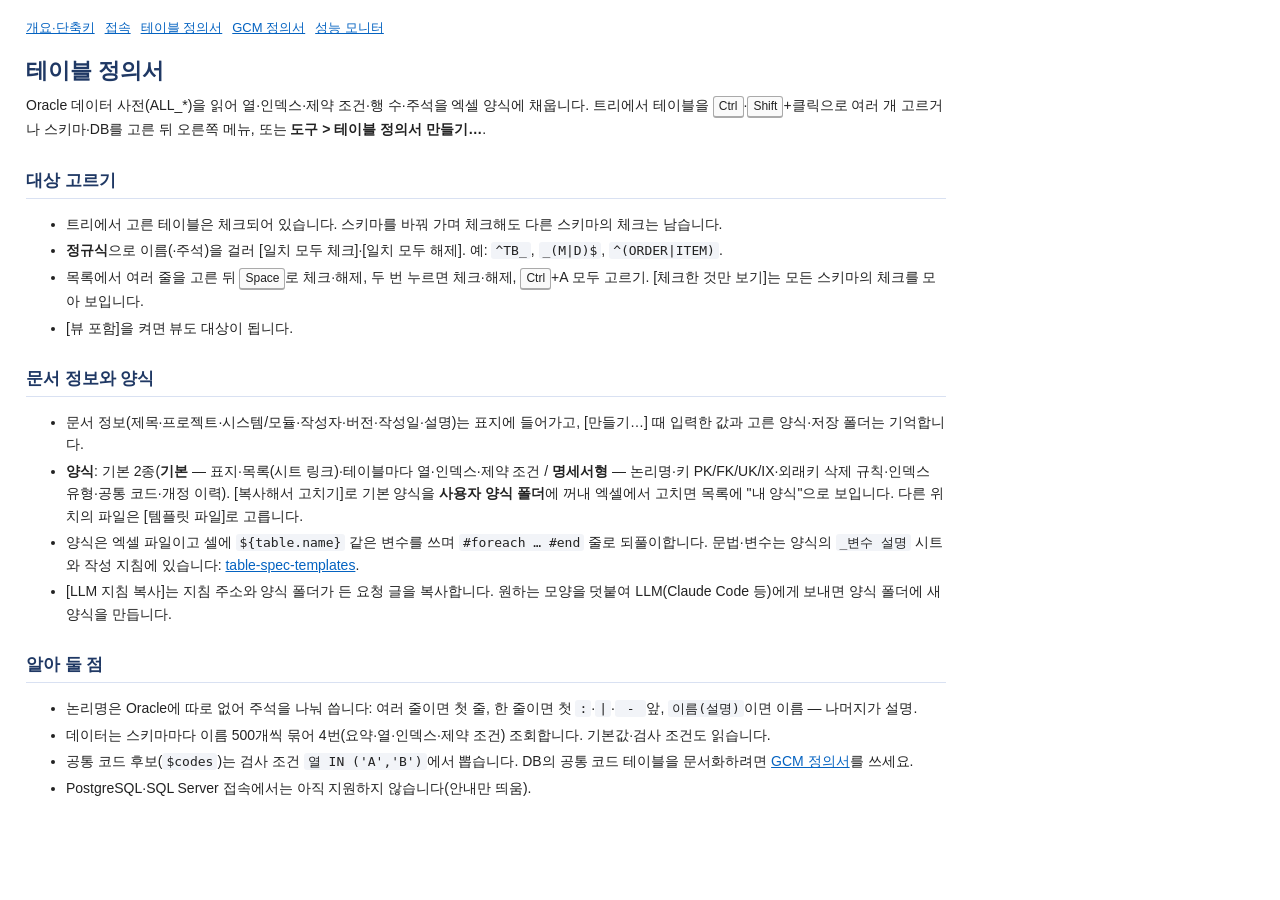
<file: src/MyPlugin/help/table-spec.html>
<!DOCTYPE html>
<html lang="ko">
<head>
<meta charset="utf-8">
<meta http-equiv="X-UA-Compatible" content="IE=edge">
<title>테이블 정의서 — DB Helper 도움말</title>
<link rel="stylesheet" href="help.css">
</head>
<body>
<div class="nav"><a href="index.html">개요·단축키</a><a href="connections.html">접속</a><a href="table-spec.html">테이블 정의서</a><a href="gcm-spec.html">GCM 정의서</a><a href="monitor.html">성능 모니터</a></div>
<h1>테이블 정의서</h1>
<p>Oracle 데이터 사전(ALL_*)을 읽어 열·인덱스·제약 조건·행 수·주석을 엑셀 양식에 채웁니다. 트리에서 테이블을 <span class="kbd">Ctrl</span>·<span class="kbd">Shift</span>+클릭으로 여러 개 고르거나 스키마·DB를 고른 뒤 오른쪽 메뉴, 또는 <b>도구 &gt; 테이블 정의서 만들기…</b>.</p>

<h2>대상 고르기</h2>
<ul>
  <li>트리에서 고른 테이블은 체크되어 있습니다. 스키마를 바꿔 가며 체크해도 다른 스키마의 체크는 남습니다.</li>
  <li><b>정규식</b>으로 이름(·주석)을 걸러 [일치 모두 체크]·[일치 모두 해제]. 예: <code>^TB_</code>, <code>_(M|D)$</code>, <code>^(ORDER|ITEM)</code>.</li>
  <li>목록에서 여러 줄을 고른 뒤 <span class="kbd">Space</span>로 체크·해제, 두 번 누르면 체크·해제, <span class="kbd">Ctrl</span>+A 모두 고르기. [체크한 것만 보기]는 모든 스키마의 체크를 모아 보입니다.</li>
  <li>[뷰 포함]을 켜면 뷰도 대상이 됩니다.</li>
</ul>

<h2>문서 정보와 양식</h2>
<ul>
  <li>문서 정보(제목·프로젝트·시스템/모듈·작성자·버전·작성일·설명)는 표지에 들어가고, [만들기…] 때 입력한 값과 고른 양식·저장 폴더는 기억합니다.</li>
  <li><b>양식</b>: 기본 2종(<b>기본</b> — 표지·목록(시트 링크)·테이블마다 열·인덱스·제약 조건 / <b>명세서형</b> — 논리명·키 PK/FK/UK/IX·외래키 삭제 규칙·인덱스 유형·공통 코드·개정 이력). [복사해서 고치기]로 기본 양식을 <b>사용자 양식 폴더</b>에 꺼내 엑셀에서 고치면 목록에 "내 양식"으로 보입니다. 다른 위치의 파일은 [템플릿 파일]로 고릅니다.</li>
  <li>양식은 엑셀 파일이고 셀에 <code>${table.name}</code> 같은 변수를 쓰며 <code>#foreach … #end</code> 줄로 되풀이합니다. 문법·변수는 양식의 <code>_변수 설명</code> 시트와 작성 지침에 있습니다: <a href="https://zaruous.github.io/Folderss-oracle-db-helper/table-spec-templates/">table-spec-templates</a>.</li>
  <li>[LLM 지침 복사]는 지침 주소와 양식 폴더가 든 요청 글을 복사합니다. 원하는 모양을 덧붙여 LLM(Claude Code 등)에게 보내면 양식 폴더에 새 양식을 만듭니다.</li>
</ul>

<h2>알아 둘 점</h2>
<ul>
  <li>논리명은 Oracle에 따로 없어 주석을 나눠 씁니다: 여러 줄이면 첫 줄, 한 줄이면 첫 <code>:</code>·<code>|</code>·<code> - </code> 앞, <code>이름(설명)</code>이면 이름 — 나머지가 설명.</li>
  <li>데이터는 스키마마다 이름 500개씩 묶어 4번(요약·열·인덱스·제약 조건) 조회합니다. 기본값·검사 조건도 읽습니다.</li>
  <li>공통 코드 후보(<code>$codes</code>)는 검사 조건 <code>열 IN ('A','B')</code>에서 뽑습니다. DB의 공통 코드 테이블을 문서화하려면 <a href="gcm-spec.html">GCM 정의서</a>를 쓰세요.</li>
  <li>PostgreSQL·SQL Server 접속에서는 아직 지원하지 않습니다(안내만 띄움).</li>
</ul>
</body>
</html>
</file>
<file: src/MyPlugin/help/help.css>
body { font-family: "Malgun Gothic", "맑은 고딕", "Segoe UI", sans-serif; font-size: 14px; line-height: 1.6; color: #222; background: #fff; margin: 0; padding: 18px 26px 40px; max-width: 920px; }
h1 { font-size: 22px; margin: 0 0 6px; color: #1F3864; }
h2 { font-size: 17px; margin: 26px 0 8px; padding-bottom: 4px; border-bottom: 1px solid #D9E1F2; color: #1F3864; }
h3 { font-size: 15px; margin: 18px 0 6px; }
p, li { margin: 4px 0; }
table { border-collapse: collapse; margin: 8px 0 12px; width: 100%; }
th, td { border: 1px solid #c9d3e6; padding: 5px 8px; text-align: left; vertical-align: top; }
th { background: #D9E1F2; }
code, pre { font-family: "Cascadia Mono", Consolas, "D2Coding", monospace; font-size: 13px; }
code { background: #f2f4f8; padding: 1px 4px; border-radius: 3px; }
pre { background: #f6f8fb; border: 1px solid #dde3ee; padding: 10px 12px; overflow-x: auto; }
.nav { font-size: 13px; color: #595959; margin-bottom: 14px; }
.nav a { margin-right: 10px; }
.note { background: #FFF8E1; border-left: 4px solid #F6C343; padding: 6px 10px; margin: 8px 0; }
.kbd { display: inline-block; border: 1px solid #aaa; border-bottom-width: 2px; border-radius: 3px; padding: 0 5px; font-size: 12px; background: #fafafa; }
a { color: #0563C1; }
</file>
